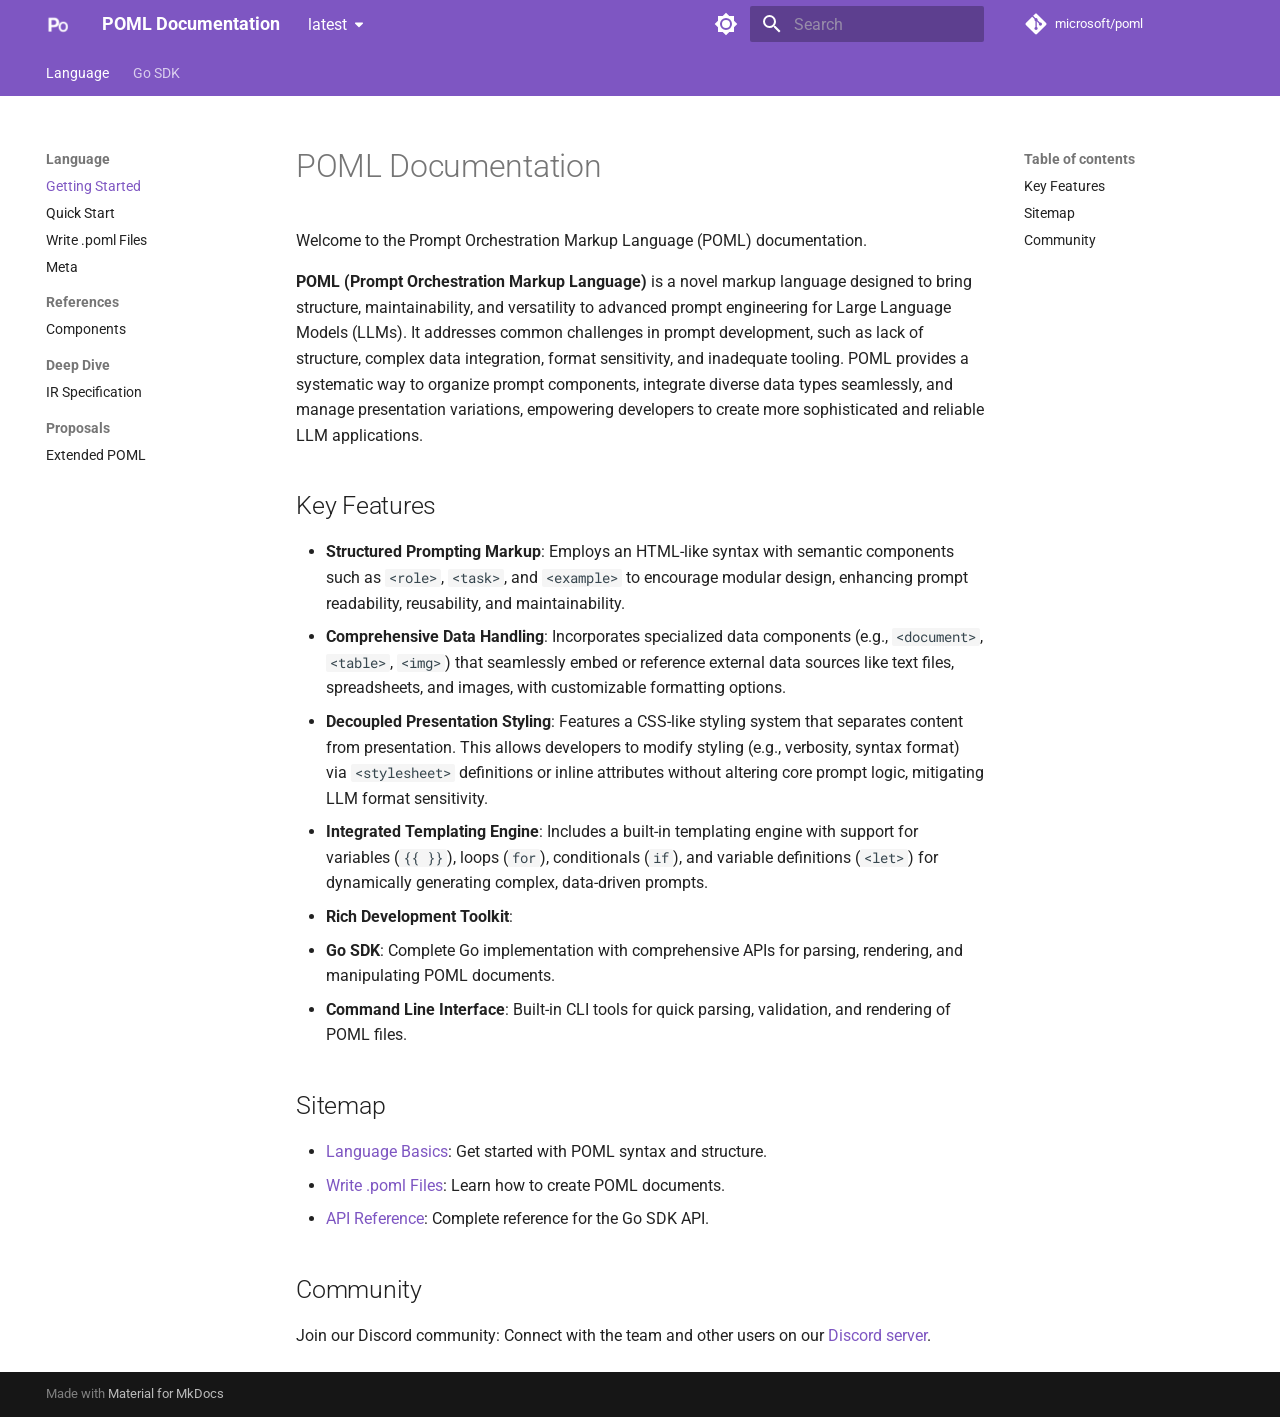
<file: index.html>
<!DOCTYPE html>
<html>
<head>
  <meta charset="utf-8">
  <title>Redirecting</title>
  <noscript>
    <meta http-equiv="refresh" content="1; url=latest/" />
  </noscript>
  <script>
    window.location.replace(
      "latest/" + window.location.search + window.location.hash
    );
  </script>
</head>
<body>
  Redirecting to <a href="latest/">latest/</a>...
</body>
</html>
</file>
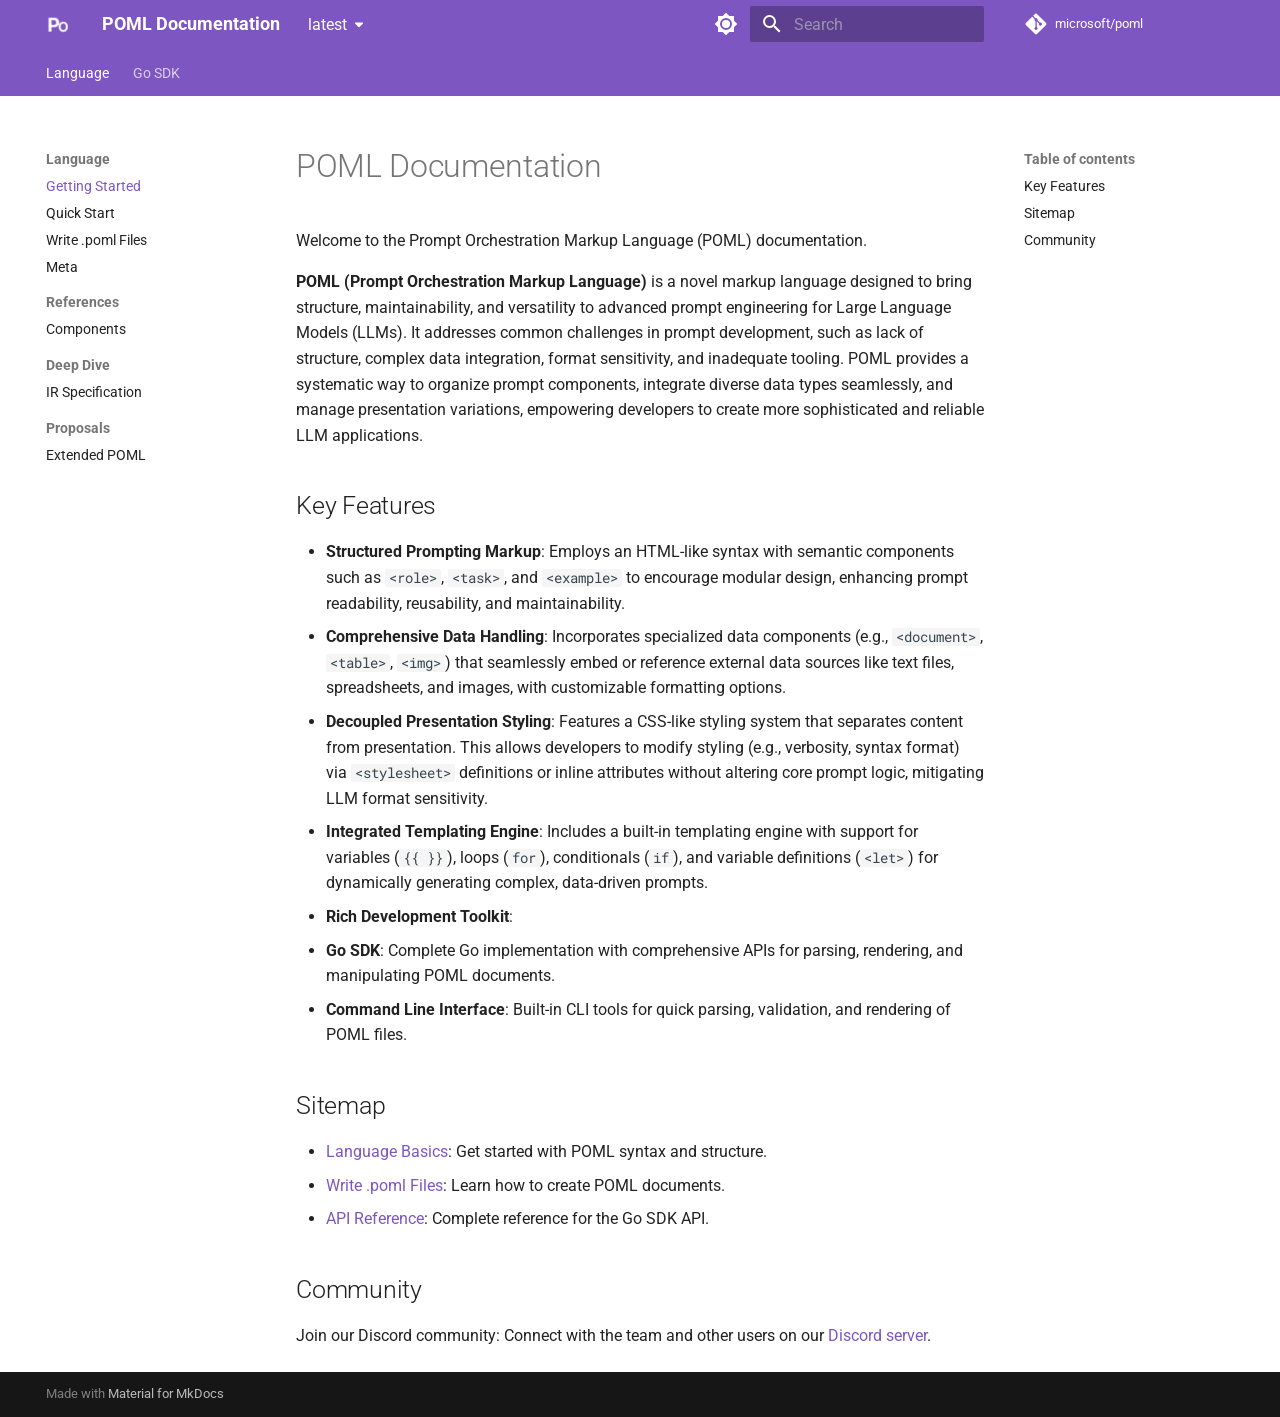
<file: latest/index.html>
<!doctype html>
<html lang="en" class="no-js">
  <head>
    
      <meta charset="utf-8">
      <meta name="viewport" content="width=device-width,initial-scale=1">
      
      
      
        <link rel="canonical" href="https://microsoft.github.io/poml/latest/">
      
      
      
        <link rel="next" href="language/quickstart/">
      
      
      <link rel="icon" href="media/logo-16-purple.png">
      <meta name="generator" content="mkdocs-1.6.1, mkdocs-material-9.6.20">
    
    
      
        <title>Getting Started - POML Documentation</title>
      
    
    
      <link rel="stylesheet" href="assets/stylesheets/main.e53b48f4.min.css">
      
        
        <link rel="stylesheet" href="assets/stylesheets/palette.06af60db.min.css">
      
      


    
    
      
    
    
      
        
        
        <link rel="preconnect" href="https://fonts.gstatic.com" crossorigin>
        <link rel="stylesheet" href="https://fonts.googleapis.com/css?family=Roboto:300,300i,400,400i,700,700i%7CRoboto+Mono:400,400i,700,700i&display=fallback">
        <style>:root{--md-text-font:"Roboto";--md-code-font:"Roboto Mono"}</style>
      
    
    
    <script>__md_scope=new URL(".",location),__md_hash=e=>[...e].reduce(((e,_)=>(e<<5)-e+_.charCodeAt(0)),0),__md_get=(e,_=localStorage,t=__md_scope)=>JSON.parse(_.getItem(t.pathname+"."+e)),__md_set=(e,_,t=localStorage,a=__md_scope)=>{try{t.setItem(a.pathname+"."+e,JSON.stringify(_))}catch(e){}}</script>
    
      

    
    
    
  </head>
  
  
    
    
      
    
    
    
    
    <body dir="ltr" data-md-color-scheme="default" data-md-color-primary="deep-purple" data-md-color-accent="deep-purple">
  
    
    <input class="md-toggle" data-md-toggle="drawer" type="checkbox" id="__drawer" autocomplete="off">
    <input class="md-toggle" data-md-toggle="search" type="checkbox" id="__search" autocomplete="off">
    <label class="md-overlay" for="__drawer"></label>
    <div data-md-component="skip">
      
        
        <a href="#poml-documentation" class="md-skip">
          Skip to content
        </a>
      
    </div>
    <div data-md-component="announce">
      
    </div>
    
      <div data-md-color-scheme="default" data-md-component="outdated" hidden>
        
      </div>
    
    
      

<header class="md-header" data-md-component="header">
  <nav class="md-header__inner md-grid" aria-label="Header">
    <a href="." title="POML Documentation" class="md-header__button md-logo" aria-label="POML Documentation" data-md-component="logo">
      
  <img src="media/logo-64-white.png" alt="logo">

    </a>
    <label class="md-header__button md-icon" for="__drawer">
      
      <svg xmlns="http://www.w3.org/2000/svg" viewBox="0 0 24 24"><path d="M3 6h18v2H3zm0 5h18v2H3zm0 5h18v2H3z"/></svg>
    </label>
    <div class="md-header__title" data-md-component="header-title">
      <div class="md-header__ellipsis">
        <div class="md-header__topic">
          <span class="md-ellipsis">
            POML Documentation
          </span>
        </div>
        <div class="md-header__topic" data-md-component="header-topic">
          <span class="md-ellipsis">
            
              Getting Started
            
          </span>
        </div>
      </div>
    </div>
    
      
        <form class="md-header__option" data-md-component="palette">
  
    
    
    
    <input class="md-option" data-md-color-media="" data-md-color-scheme="default" data-md-color-primary="deep-purple" data-md-color-accent="deep-purple"  aria-label="Switch to dark mode"  type="radio" name="__palette" id="__palette_0">
    
      <label class="md-header__button md-icon" title="Switch to dark mode" for="__palette_1" hidden>
        <svg xmlns="http://www.w3.org/2000/svg" viewBox="0 0 24 24"><path d="M12 8a4 4 0 0 0-4 4 4 4 0 0 0 4 4 4 4 0 0 0 4-4 4 4 0 0 0-4-4m0 10a6 6 0 0 1-6-6 6 6 0 0 1 6-6 6 6 0 0 1 6 6 6 6 0 0 1-6 6m8-9.31V4h-4.69L12 .69 8.69 4H4v4.69L.69 12 4 15.31V20h4.69L12 23.31 15.31 20H20v-4.69L23.31 12z"/></svg>
      </label>
    
  
    
    
    
    <input class="md-option" data-md-color-media="" data-md-color-scheme="slate" data-md-color-primary="deep-purple" data-md-color-accent="deep-purple"  aria-label="Switch to light mode"  type="radio" name="__palette" id="__palette_1">
    
      <label class="md-header__button md-icon" title="Switch to light mode" for="__palette_0" hidden>
        <svg xmlns="http://www.w3.org/2000/svg" viewBox="0 0 24 24"><path d="M12 18c-.89 0-1.74-.2-2.5-.55C11.56 16.5 13 14.42 13 12s-1.44-4.5-3.5-5.45C10.26 6.2 11.11 6 12 6a6 6 0 0 1 6 6 6 6 0 0 1-6 6m8-9.31V4h-4.69L12 .69 8.69 4H4v4.69L.69 12 4 15.31V20h4.69L12 23.31 15.31 20H20v-4.69L23.31 12z"/></svg>
      </label>
    
  
</form>
      
    
    
      <script>var palette=__md_get("__palette");if(palette&&palette.color){if("(prefers-color-scheme)"===palette.color.media){var media=matchMedia("(prefers-color-scheme: light)"),input=document.querySelector(media.matches?"[data-md-color-media='(prefers-color-scheme: light)']":"[data-md-color-media='(prefers-color-scheme: dark)']");palette.color.media=input.getAttribute("data-md-color-media"),palette.color.scheme=input.getAttribute("data-md-color-scheme"),palette.color.primary=input.getAttribute("data-md-color-primary"),palette.color.accent=input.getAttribute("data-md-color-accent")}for(var[key,value]of Object.entries(palette.color))document.body.setAttribute("data-md-color-"+key,value)}</script>
    
    
    
      
      
        <label class="md-header__button md-icon" for="__search">
          
          <svg xmlns="http://www.w3.org/2000/svg" viewBox="0 0 24 24"><path d="M9.5 3A6.5 6.5 0 0 1 16 9.5c0 1.61-.59 3.09-1.56 4.23l.27.27h.79l5 5-1.5 1.5-5-5v-.79l-.27-.27A6.52 6.52 0 0 1 9.5 16 6.5 6.5 0 0 1 3 9.5 6.5 6.5 0 0 1 9.5 3m0 2C7 5 5 7 5 9.5S7 14 9.5 14 14 12 14 9.5 12 5 9.5 5"/></svg>
        </label>
        <div class="md-search" data-md-component="search" role="dialog">
  <label class="md-search__overlay" for="__search"></label>
  <div class="md-search__inner" role="search">
    <form class="md-search__form" name="search">
      <input type="text" class="md-search__input" name="query" aria-label="Search" placeholder="Search" autocapitalize="off" autocorrect="off" autocomplete="off" spellcheck="false" data-md-component="search-query" required>
      <label class="md-search__icon md-icon" for="__search">
        
        <svg xmlns="http://www.w3.org/2000/svg" viewBox="0 0 24 24"><path d="M9.5 3A6.5 6.5 0 0 1 16 9.5c0 1.61-.59 3.09-1.56 4.23l.27.27h.79l5 5-1.5 1.5-5-5v-.79l-.27-.27A6.52 6.52 0 0 1 9.5 16 6.5 6.5 0 0 1 3 9.5 6.5 6.5 0 0 1 9.5 3m0 2C7 5 5 7 5 9.5S7 14 9.5 14 14 12 14 9.5 12 5 9.5 5"/></svg>
        
        <svg xmlns="http://www.w3.org/2000/svg" viewBox="0 0 24 24"><path d="M20 11v2H8l5.5 5.5-1.42 1.42L4.16 12l7.92-7.92L13.5 5.5 8 11z"/></svg>
      </label>
      <nav class="md-search__options" aria-label="Search">
        
        <button type="reset" class="md-search__icon md-icon" title="Clear" aria-label="Clear" tabindex="-1">
          
          <svg xmlns="http://www.w3.org/2000/svg" viewBox="0 0 24 24"><path d="M19 6.41 17.59 5 12 10.59 6.41 5 5 6.41 10.59 12 5 17.59 6.41 19 12 13.41 17.59 19 19 17.59 13.41 12z"/></svg>
        </button>
      </nav>
      
        <div class="md-search__suggest" data-md-component="search-suggest"></div>
      
    </form>
    <div class="md-search__output">
      <div class="md-search__scrollwrap" tabindex="0" data-md-scrollfix>
        <div class="md-search-result" data-md-component="search-result">
          <div class="md-search-result__meta">
            Initializing search
          </div>
          <ol class="md-search-result__list" role="presentation"></ol>
        </div>
      </div>
    </div>
  </div>
</div>
      
    
    
      <div class="md-header__source">
        <a href="https://github.com/microsoft/poml" title="Go to repository" class="md-source" data-md-component="source">
  <div class="md-source__icon md-icon">
    
    <svg xmlns="http://www.w3.org/2000/svg" viewBox="0 0 448 512"><!--! Font Awesome Free 7.0.0 by @fontawesome - https://fontawesome.com License - https://fontawesome.com/license/free (Icons: CC BY 4.0, Fonts: SIL OFL 1.1, Code: MIT License) Copyright 2025 Fonticons, Inc.--><path d="M439.6 236.1 244 40.5c-5.4-5.5-12.8-8.5-20.4-8.5s-15 3-20.4 8.4L162.5 81l51.5 51.5c27.1-9.1 52.7 16.8 43.4 43.7l49.7 49.7c34.2-11.8 61.2 31 35.5 56.7-26.5 26.5-70.2-2.9-56-37.3L240.3 199v121.9c25.3 12.5 22.3 41.8 9.1 55-6.4 6.4-15.2 10.1-24.3 10.1s-17.8-3.6-24.3-10.1c-17.6-17.6-11.1-46.9 11.2-56v-123c-20.8-8.5-24.6-30.7-18.6-45L142.6 101 8.5 235.1C3 240.6 0 247.9 0 255.5s3 15 8.5 20.4l195.6 195.7c5.4 5.4 12.7 8.4 20.4 8.4s15-3 20.4-8.4l194.7-194.7c5.4-5.4 8.4-12.8 8.4-20.4s-3-15-8.4-20.4"/></svg>
  </div>
  <div class="md-source__repository">
    microsoft/poml
  </div>
</a>
      </div>
    
  </nav>
  
</header>
    
    <div class="md-container" data-md-component="container">
      
      
        
          
            
<nav class="md-tabs" aria-label="Tabs" data-md-component="tabs">
  <div class="md-grid">
    <ul class="md-tabs__list">
      
        
  
  
  
    
  
  
    
    
      <li class="md-tabs__item md-tabs__item--active">
        <a href="." class="md-tabs__link">
          
  
  
  Language

        </a>
      </li>
    
  

      
        
  
  
  
  
    
    
      <li class="md-tabs__item">
        <a href="api_reference/" class="md-tabs__link">
          
  
  
  Go SDK

        </a>
      </li>
    
  

      
    </ul>
  </div>
</nav>
          
        
      
      <main class="md-main" data-md-component="main">
        <div class="md-main__inner md-grid">
          
            
              
              <div class="md-sidebar md-sidebar--primary" data-md-component="sidebar" data-md-type="navigation" >
                <div class="md-sidebar__scrollwrap">
                  <div class="md-sidebar__inner">
                    


  


<nav class="md-nav md-nav--primary md-nav--lifted" aria-label="Navigation" data-md-level="0">
  <label class="md-nav__title" for="__drawer">
    <a href="." title="POML Documentation" class="md-nav__button md-logo" aria-label="POML Documentation" data-md-component="logo">
      
  <img src="media/logo-64-white.png" alt="logo">

    </a>
    POML Documentation
  </label>
  
    <div class="md-nav__source">
      <a href="https://github.com/microsoft/poml" title="Go to repository" class="md-source" data-md-component="source">
  <div class="md-source__icon md-icon">
    
    <svg xmlns="http://www.w3.org/2000/svg" viewBox="0 0 448 512"><!--! Font Awesome Free 7.0.0 by @fontawesome - https://fontawesome.com License - https://fontawesome.com/license/free (Icons: CC BY 4.0, Fonts: SIL OFL 1.1, Code: MIT License) Copyright 2025 Fonticons, Inc.--><path d="M439.6 236.1 244 40.5c-5.4-5.5-12.8-8.5-20.4-8.5s-15 3-20.4 8.4L162.5 81l51.5 51.5c27.1-9.1 52.7 16.8 43.4 43.7l49.7 49.7c34.2-11.8 61.2 31 35.5 56.7-26.5 26.5-70.2-2.9-56-37.3L240.3 199v121.9c25.3 12.5 22.3 41.8 9.1 55-6.4 6.4-15.2 10.1-24.3 10.1s-17.8-3.6-24.3-10.1c-17.6-17.6-11.1-46.9 11.2-56v-123c-20.8-8.5-24.6-30.7-18.6-45L142.6 101 8.5 235.1C3 240.6 0 247.9 0 255.5s3 15 8.5 20.4l195.6 195.7c5.4 5.4 12.7 8.4 20.4 8.4s15-3 20.4-8.4l194.7-194.7c5.4-5.4 8.4-12.8 8.4-20.4s-3-15-8.4-20.4"/></svg>
  </div>
  <div class="md-source__repository">
    microsoft/poml
  </div>
</a>
    </div>
  
  <ul class="md-nav__list" data-md-scrollfix>
    
      
      
  
  
    
  
  
  
    
    
    
    
      
        
        
      
      
        
      
    
    
    <li class="md-nav__item md-nav__item--active md-nav__item--section md-nav__item--nested">
      
        
        
        <input class="md-nav__toggle md-toggle " type="checkbox" id="__nav_1" checked>
        
          
          <label class="md-nav__link" for="__nav_1" id="__nav_1_label" tabindex="">
            
  
  
  <span class="md-ellipsis">
    Language
    
  </span>
  

            <span class="md-nav__icon md-icon"></span>
          </label>
        
        <nav class="md-nav" data-md-level="1" aria-labelledby="__nav_1_label" aria-expanded="true">
          <label class="md-nav__title" for="__nav_1">
            <span class="md-nav__icon md-icon"></span>
            Language
          </label>
          <ul class="md-nav__list" data-md-scrollfix>
            
              
                
  
  
    
  
  
  
    <li class="md-nav__item md-nav__item--active">
      
      <input class="md-nav__toggle md-toggle" type="checkbox" id="__toc">
      
      
        
      
      
        <label class="md-nav__link md-nav__link--active" for="__toc">
          
  
  
  <span class="md-ellipsis">
    Getting Started
    
  </span>
  

          <span class="md-nav__icon md-icon"></span>
        </label>
      
      <a href="." class="md-nav__link md-nav__link--active">
        
  
  
  <span class="md-ellipsis">
    Getting Started
    
  </span>
  

      </a>
      
        

<nav class="md-nav md-nav--secondary" aria-label="Table of contents">
  
  
  
    
  
  
    <label class="md-nav__title" for="__toc">
      <span class="md-nav__icon md-icon"></span>
      Table of contents
    </label>
    <ul class="md-nav__list" data-md-component="toc" data-md-scrollfix>
      
        <li class="md-nav__item">
  <a href="#key-features" class="md-nav__link">
    <span class="md-ellipsis">
      Key Features
    </span>
  </a>
  
</li>
      
        <li class="md-nav__item">
  <a href="#sitemap" class="md-nav__link">
    <span class="md-ellipsis">
      Sitemap
    </span>
  </a>
  
</li>
      
        <li class="md-nav__item">
  <a href="#community" class="md-nav__link">
    <span class="md-ellipsis">
      Community
    </span>
  </a>
  
</li>
      
    </ul>
  
</nav>
      
    </li>
  

              
            
              
                
  
  
  
  
    <li class="md-nav__item">
      <a href="language/quickstart/" class="md-nav__link">
        
  
  
  <span class="md-ellipsis">
    Quick Start
    
  </span>
  

      </a>
    </li>
  

              
            
              
                
  
  
  
  
    <li class="md-nav__item">
      <a href="language/standalone/" class="md-nav__link">
        
  
  
  <span class="md-ellipsis">
    Write .poml Files
    
  </span>
  

      </a>
    </li>
  

              
            
              
                
  
  
  
  
    <li class="md-nav__item">
      <a href="language/meta/" class="md-nav__link">
        
  
  
  <span class="md-ellipsis">
    Meta
    
  </span>
  

      </a>
    </li>
  

              
            
              
                
  
  
  
  
    
    
    
    
      
      
        
          
          
        
      
    
    
    <li class="md-nav__item md-nav__item--section md-nav__item--nested">
      
        
        
          
        
        <input class="md-nav__toggle md-toggle md-toggle--indeterminate" type="checkbox" id="__nav_1_5" >
        
          
          <label class="md-nav__link" for="__nav_1_5" id="__nav_1_5_label" tabindex="">
            
  
  
  <span class="md-ellipsis">
    References
    
  </span>
  

            <span class="md-nav__icon md-icon"></span>
          </label>
        
        <nav class="md-nav" data-md-level="2" aria-labelledby="__nav_1_5_label" aria-expanded="false">
          <label class="md-nav__title" for="__nav_1_5">
            <span class="md-nav__icon md-icon"></span>
            References
          </label>
          <ul class="md-nav__list" data-md-scrollfix>
            
              
                
  
  
  
  
    <li class="md-nav__item">
      <a href="language/components/" class="md-nav__link">
        
  
  
  <span class="md-ellipsis">
    Components
    
  </span>
  

      </a>
    </li>
  

              
            
          </ul>
        </nav>
      
    </li>
  

              
            
              
                
  
  
  
  
    
    
    
    
      
      
        
          
          
        
      
    
    
    <li class="md-nav__item md-nav__item--section md-nav__item--nested">
      
        
        
          
        
        <input class="md-nav__toggle md-toggle md-toggle--indeterminate" type="checkbox" id="__nav_1_6" >
        
          
          <label class="md-nav__link" for="__nav_1_6" id="__nav_1_6_label" tabindex="">
            
  
  
  <span class="md-ellipsis">
    Deep Dive
    
  </span>
  

            <span class="md-nav__icon md-icon"></span>
          </label>
        
        <nav class="md-nav" data-md-level="2" aria-labelledby="__nav_1_6_label" aria-expanded="false">
          <label class="md-nav__title" for="__nav_1_6">
            <span class="md-nav__icon md-icon"></span>
            Deep Dive
          </label>
          <ul class="md-nav__list" data-md-scrollfix>
            
              
                
  
  
  
  
    <li class="md-nav__item">
      <a href="language/ir/" class="md-nav__link">
        
  
  
  <span class="md-ellipsis">
    IR Specification
    
  </span>
  

      </a>
    </li>
  

              
            
          </ul>
        </nav>
      
    </li>
  

              
            
              
                
  
  
  
  
    
    
    
    
      
      
        
          
          
        
      
    
    
    <li class="md-nav__item md-nav__item--section md-nav__item--nested">
      
        
        
          
        
        <input class="md-nav__toggle md-toggle md-toggle--indeterminate" type="checkbox" id="__nav_1_7" >
        
          
          <label class="md-nav__link" for="__nav_1_7" id="__nav_1_7_label" tabindex="">
            
  
  
  <span class="md-ellipsis">
    Proposals
    
  </span>
  

            <span class="md-nav__icon md-icon"></span>
          </label>
        
        <nav class="md-nav" data-md-level="2" aria-labelledby="__nav_1_7_label" aria-expanded="false">
          <label class="md-nav__title" for="__nav_1_7">
            <span class="md-nav__icon md-icon"></span>
            Proposals
          </label>
          <ul class="md-nav__list" data-md-scrollfix>
            
              
                
  
  
  
  
    <li class="md-nav__item">
      <a href="language/proposals/poml_extended/" class="md-nav__link">
        
  
  
  <span class="md-ellipsis">
    Extended POML
    
  </span>
  

      </a>
    </li>
  

              
            
          </ul>
        </nav>
      
    </li>
  

              
            
          </ul>
        </nav>
      
    </li>
  

    
      
      
  
  
  
  
    
    
    
    
      
      
        
      
    
    
    <li class="md-nav__item md-nav__item--nested">
      
        
        
          
        
        <input class="md-nav__toggle md-toggle md-toggle--indeterminate" type="checkbox" id="__nav_2" >
        
          
          <label class="md-nav__link" for="__nav_2" id="__nav_2_label" tabindex="0">
            
  
  
  <span class="md-ellipsis">
    Go SDK
    
  </span>
  

            <span class="md-nav__icon md-icon"></span>
          </label>
        
        <nav class="md-nav" data-md-level="1" aria-labelledby="__nav_2_label" aria-expanded="false">
          <label class="md-nav__title" for="__nav_2">
            <span class="md-nav__icon md-icon"></span>
            Go SDK
          </label>
          <ul class="md-nav__list" data-md-scrollfix>
            
              
                
  
  
  
  
    <li class="md-nav__item">
      <a href="api_reference/" class="md-nav__link">
        
  
  
  <span class="md-ellipsis">
    API Reference
    
  </span>
  

      </a>
    </li>
  

              
            
          </ul>
        </nav>
      
    </li>
  

    
  </ul>
</nav>
                  </div>
                </div>
              </div>
            
            
              
              <div class="md-sidebar md-sidebar--secondary" data-md-component="sidebar" data-md-type="toc" >
                <div class="md-sidebar__scrollwrap">
                  <div class="md-sidebar__inner">
                    

<nav class="md-nav md-nav--secondary" aria-label="Table of contents">
  
  
  
    
  
  
    <label class="md-nav__title" for="__toc">
      <span class="md-nav__icon md-icon"></span>
      Table of contents
    </label>
    <ul class="md-nav__list" data-md-component="toc" data-md-scrollfix>
      
        <li class="md-nav__item">
  <a href="#key-features" class="md-nav__link">
    <span class="md-ellipsis">
      Key Features
    </span>
  </a>
  
</li>
      
        <li class="md-nav__item">
  <a href="#sitemap" class="md-nav__link">
    <span class="md-ellipsis">
      Sitemap
    </span>
  </a>
  
</li>
      
        <li class="md-nav__item">
  <a href="#community" class="md-nav__link">
    <span class="md-ellipsis">
      Community
    </span>
  </a>
  
</li>
      
    </ul>
  
</nav>
                  </div>
                </div>
              </div>
            
          
          
            <div class="md-content" data-md-component="content">
              <article class="md-content__inner md-typeset">
                
                  


  
  


<h1 id="poml-documentation">POML Documentation<a class="headerlink" href="#poml-documentation" title="Permanent link">&para;</a></h1>
<p>Welcome to the Prompt Orchestration Markup Language (POML) documentation.</p>
<p><strong>POML (Prompt Orchestration Markup Language)</strong> is a novel markup language designed to bring structure, maintainability, and versatility to advanced prompt engineering for Large Language Models (LLMs). It addresses common challenges in prompt development, such as lack of structure, complex data integration, format sensitivity, and inadequate tooling. POML provides a systematic way to organize prompt components, integrate diverse data types seamlessly, and manage presentation variations, empowering developers to create more sophisticated and reliable LLM applications.</p>
<h2 id="key-features">Key Features<a class="headerlink" href="#key-features" title="Permanent link">&para;</a></h2>
<ul>
<li><strong>Structured Prompting Markup</strong>: Employs an HTML-like syntax with semantic components such as <code>&lt;role&gt;</code>, <code>&lt;task&gt;</code>, and <code>&lt;example&gt;</code> to encourage modular design, enhancing prompt readability, reusability, and maintainability.</li>
<li><strong>Comprehensive Data Handling</strong>: Incorporates specialized data components (e.g., <code>&lt;document&gt;</code>, <code>&lt;table&gt;</code>, <code>&lt;img&gt;</code>) that seamlessly embed or reference external data sources like text files, spreadsheets, and images, with customizable formatting options.</li>
<li><strong>Decoupled Presentation Styling</strong>: Features a CSS-like styling system that separates content from presentation. This allows developers to modify styling (e.g., verbosity, syntax format) via <code>&lt;stylesheet&gt;</code> definitions or inline attributes without altering core prompt logic, mitigating LLM format sensitivity.</li>
<li><strong>Integrated Templating Engine</strong>: Includes a built-in templating engine with support for variables (<code>{{ }}</code>), loops (<code>for</code>), conditionals (<code>if</code>), and variable definitions (<code>&lt;let&gt;</code>) for dynamically generating complex, data-driven prompts.</li>
<li><strong>Rich Development Toolkit</strong>:</li>
<li><strong>Go SDK</strong>: Complete Go implementation with comprehensive APIs for parsing, rendering, and manipulating POML documents.</li>
<li><strong>Command Line Interface</strong>: Built-in CLI tools for quick parsing, validation, and rendering of POML files.</li>
</ul>
<h2 id="sitemap">Sitemap<a class="headerlink" href="#sitemap" title="Permanent link">&para;</a></h2>
<ul>
<li><a href="language/quickstart/">Language Basics</a>: Get started with POML syntax and structure.</li>
<li><a href="language/standalone/">Write .poml Files</a>: Learn how to create POML documents.</li>
<li><a href="api_reference/">API Reference</a>: Complete reference for the Go SDK API.</li>
</ul>
<h2 id="community">Community<a class="headerlink" href="#community" title="Permanent link">&para;</a></h2>
<p>Join our Discord community: Connect with the team and other users on our <a href="https://discord.gg/FhMCqWzAn6">Discord server</a>.</p>












                
              </article>
            </div>
          
          
<script>var target=document.getElementById(location.hash.slice(1));target&&target.name&&(target.checked=target.name.startsWith("__tabbed_"))</script>
        </div>
        
          <button type="button" class="md-top md-icon" data-md-component="top" hidden>
  
  <svg xmlns="http://www.w3.org/2000/svg" viewBox="0 0 24 24"><path d="M13 20h-2V8l-5.5 5.5-1.42-1.42L12 4.16l7.92 7.92-1.42 1.42L13 8z"/></svg>
  Back to top
</button>
        
      </main>
      
        <footer class="md-footer">
  
  <div class="md-footer-meta md-typeset">
    <div class="md-footer-meta__inner md-grid">
      <div class="md-copyright">
  
  
    Made with
    <a href="https://squidfunk.github.io/mkdocs-material/" target="_blank" rel="noopener">
      Material for MkDocs
    </a>
  
</div>
      
    </div>
  </div>
</footer>
      
    </div>
    <div class="md-dialog" data-md-component="dialog">
      <div class="md-dialog__inner md-typeset"></div>
    </div>
    
    
    
      
      <script id="__config" type="application/json">{"base": ".", "features": ["navigation.tabs", "navigation.sections", "navigation.expand", "navigation.top", "search.suggest", "search.highlight", "content.code.copy"], "search": "assets/javascripts/workers/search.973d3a69.min.js", "tags": null, "translations": {"clipboard.copied": "Copied to clipboard", "clipboard.copy": "Copy to clipboard", "search.result.more.one": "1 more on this page", "search.result.more.other": "# more on this page", "search.result.none": "No matching documents", "search.result.one": "1 matching document", "search.result.other": "# matching documents", "search.result.placeholder": "Type to start searching", "search.result.term.missing": "Missing", "select.version": "Select version"}, "version": {"default": "latest", "provider": "mike"}}</script>
    
    
      <script src="assets/javascripts/bundle.f55a23d4.min.js"></script>
      
    
  </body>
</html>
</file>
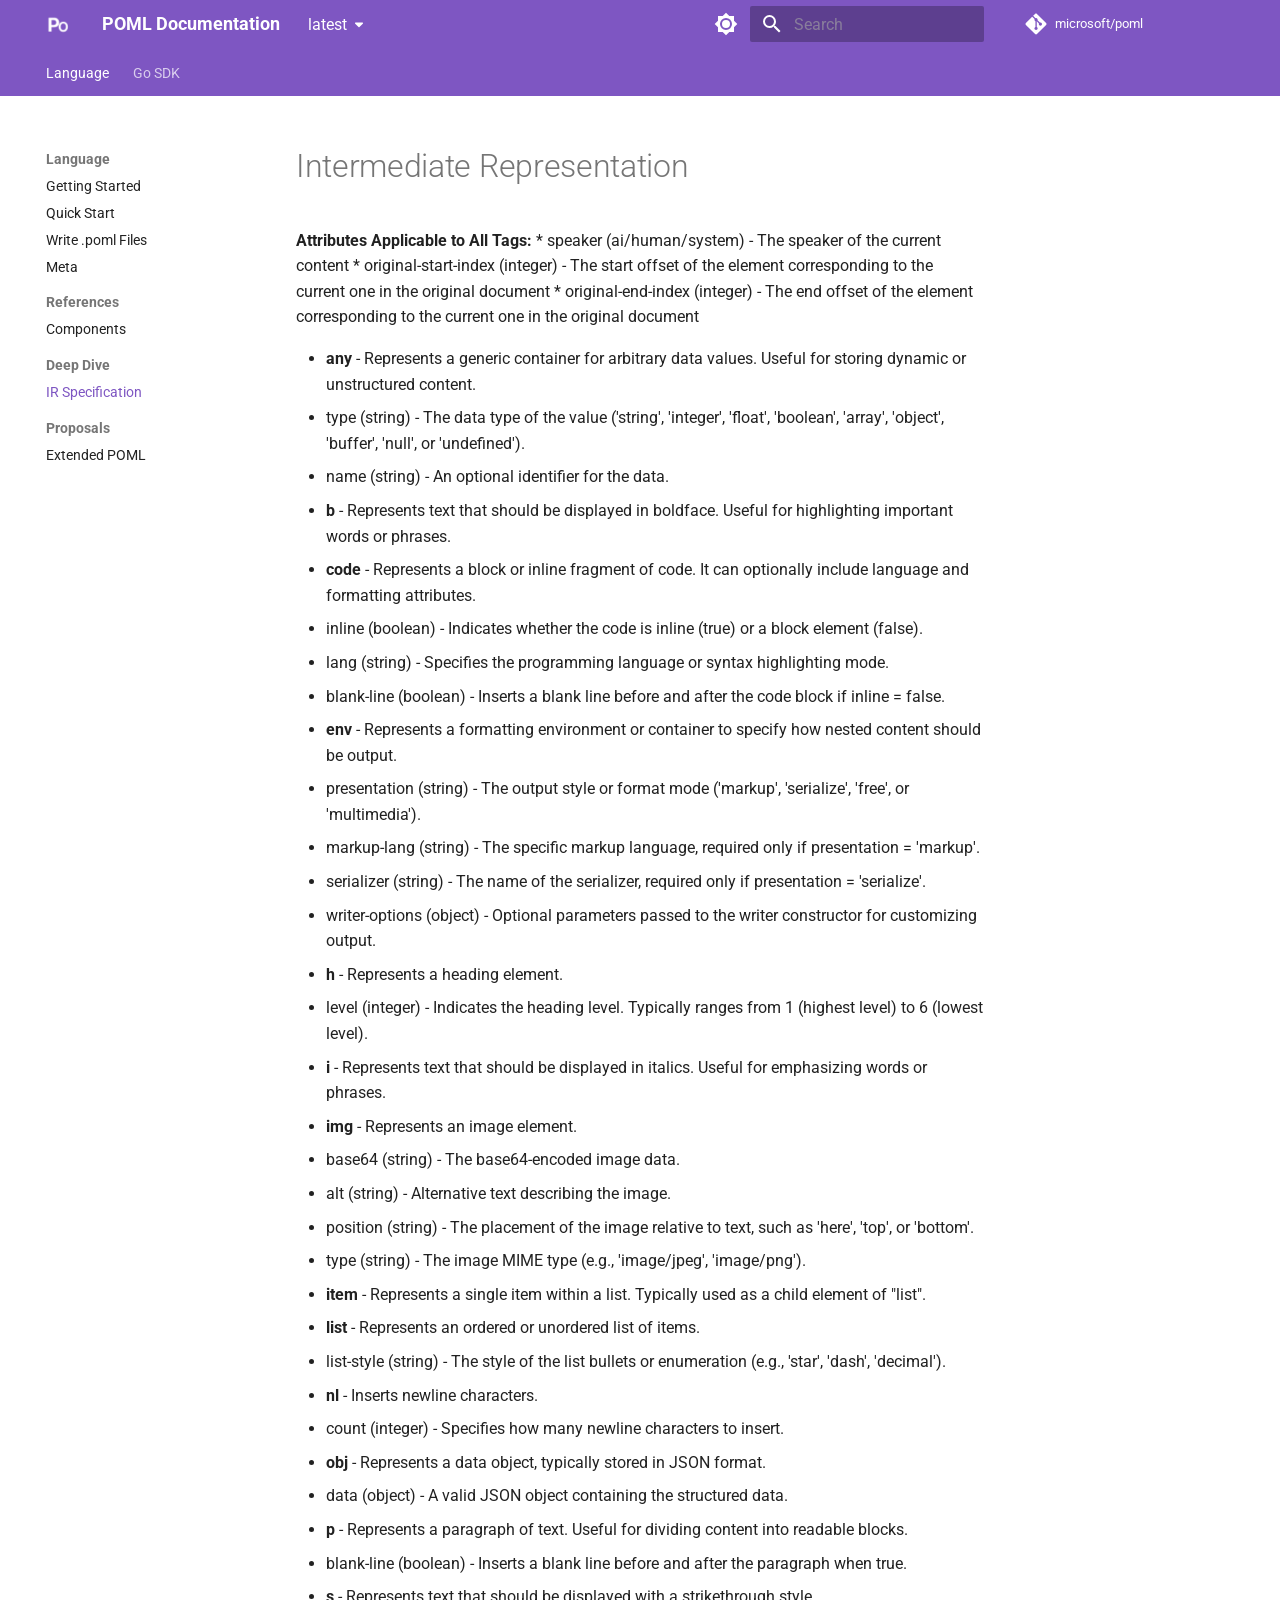
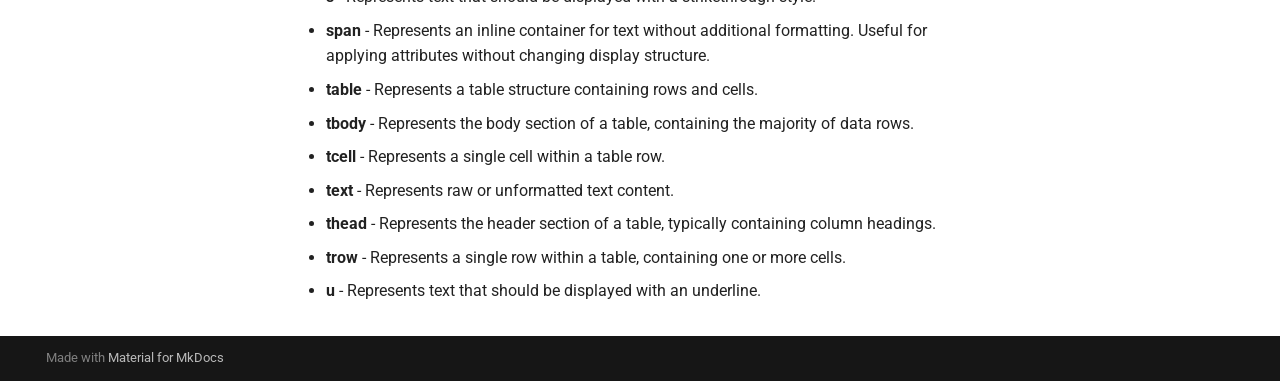
<file: latest/language/ir/index.html>
<!doctype html>
<html lang="en" class="no-js">
  <head>
    
      <meta charset="utf-8">
      <meta name="viewport" content="width=device-width,initial-scale=1">
      
      
      
        <link rel="canonical" href="https://microsoft.github.io/poml/latest/language/ir/">
      
      
        <link rel="prev" href="../components/">
      
      
        <link rel="next" href="../proposals/poml_extended/">
      
      
      <link rel="icon" href="../../media/logo-16-purple.png">
      <meta name="generator" content="mkdocs-1.6.1, mkdocs-material-9.6.20">
    
    
      
        <title>IR Specification - POML Documentation</title>
      
    
    
      <link rel="stylesheet" href="../../assets/stylesheets/main.e53b48f4.min.css">
      
        
        <link rel="stylesheet" href="../../assets/stylesheets/palette.06af60db.min.css">
      
      


    
    
      
    
    
      
        
        
        <link rel="preconnect" href="https://fonts.gstatic.com" crossorigin>
        <link rel="stylesheet" href="https://fonts.googleapis.com/css?family=Roboto:300,300i,400,400i,700,700i%7CRoboto+Mono:400,400i,700,700i&display=fallback">
        <style>:root{--md-text-font:"Roboto";--md-code-font:"Roboto Mono"}</style>
      
    
    
    <script>__md_scope=new URL("../..",location),__md_hash=e=>[...e].reduce(((e,_)=>(e<<5)-e+_.charCodeAt(0)),0),__md_get=(e,_=localStorage,t=__md_scope)=>JSON.parse(_.getItem(t.pathname+"."+e)),__md_set=(e,_,t=localStorage,a=__md_scope)=>{try{t.setItem(a.pathname+"."+e,JSON.stringify(_))}catch(e){}}</script>
    
      

    
    
    
  </head>
  
  
    
    
      
    
    
    
    
    <body dir="ltr" data-md-color-scheme="default" data-md-color-primary="deep-purple" data-md-color-accent="deep-purple">
  
    
    <input class="md-toggle" data-md-toggle="drawer" type="checkbox" id="__drawer" autocomplete="off">
    <input class="md-toggle" data-md-toggle="search" type="checkbox" id="__search" autocomplete="off">
    <label class="md-overlay" for="__drawer"></label>
    <div data-md-component="skip">
      
        
        <a href="#intermediate-representation" class="md-skip">
          Skip to content
        </a>
      
    </div>
    <div data-md-component="announce">
      
    </div>
    
      <div data-md-color-scheme="default" data-md-component="outdated" hidden>
        
      </div>
    
    
      

<header class="md-header" data-md-component="header">
  <nav class="md-header__inner md-grid" aria-label="Header">
    <a href="../.." title="POML Documentation" class="md-header__button md-logo" aria-label="POML Documentation" data-md-component="logo">
      
  <img src="../../media/logo-64-white.png" alt="logo">

    </a>
    <label class="md-header__button md-icon" for="__drawer">
      
      <svg xmlns="http://www.w3.org/2000/svg" viewBox="0 0 24 24"><path d="M3 6h18v2H3zm0 5h18v2H3zm0 5h18v2H3z"/></svg>
    </label>
    <div class="md-header__title" data-md-component="header-title">
      <div class="md-header__ellipsis">
        <div class="md-header__topic">
          <span class="md-ellipsis">
            POML Documentation
          </span>
        </div>
        <div class="md-header__topic" data-md-component="header-topic">
          <span class="md-ellipsis">
            
              IR Specification
            
          </span>
        </div>
      </div>
    </div>
    
      
        <form class="md-header__option" data-md-component="palette">
  
    
    
    
    <input class="md-option" data-md-color-media="" data-md-color-scheme="default" data-md-color-primary="deep-purple" data-md-color-accent="deep-purple"  aria-label="Switch to dark mode"  type="radio" name="__palette" id="__palette_0">
    
      <label class="md-header__button md-icon" title="Switch to dark mode" for="__palette_1" hidden>
        <svg xmlns="http://www.w3.org/2000/svg" viewBox="0 0 24 24"><path d="M12 8a4 4 0 0 0-4 4 4 4 0 0 0 4 4 4 4 0 0 0 4-4 4 4 0 0 0-4-4m0 10a6 6 0 0 1-6-6 6 6 0 0 1 6-6 6 6 0 0 1 6 6 6 6 0 0 1-6 6m8-9.31V4h-4.69L12 .69 8.69 4H4v4.69L.69 12 4 15.31V20h4.69L12 23.31 15.31 20H20v-4.69L23.31 12z"/></svg>
      </label>
    
  
    
    
    
    <input class="md-option" data-md-color-media="" data-md-color-scheme="slate" data-md-color-primary="deep-purple" data-md-color-accent="deep-purple"  aria-label="Switch to light mode"  type="radio" name="__palette" id="__palette_1">
    
      <label class="md-header__button md-icon" title="Switch to light mode" for="__palette_0" hidden>
        <svg xmlns="http://www.w3.org/2000/svg" viewBox="0 0 24 24"><path d="M12 18c-.89 0-1.74-.2-2.5-.55C11.56 16.5 13 14.42 13 12s-1.44-4.5-3.5-5.45C10.26 6.2 11.11 6 12 6a6 6 0 0 1 6 6 6 6 0 0 1-6 6m8-9.31V4h-4.69L12 .69 8.69 4H4v4.69L.69 12 4 15.31V20h4.69L12 23.31 15.31 20H20v-4.69L23.31 12z"/></svg>
      </label>
    
  
</form>
      
    
    
      <script>var palette=__md_get("__palette");if(palette&&palette.color){if("(prefers-color-scheme)"===palette.color.media){var media=matchMedia("(prefers-color-scheme: light)"),input=document.querySelector(media.matches?"[data-md-color-media='(prefers-color-scheme: light)']":"[data-md-color-media='(prefers-color-scheme: dark)']");palette.color.media=input.getAttribute("data-md-color-media"),palette.color.scheme=input.getAttribute("data-md-color-scheme"),palette.color.primary=input.getAttribute("data-md-color-primary"),palette.color.accent=input.getAttribute("data-md-color-accent")}for(var[key,value]of Object.entries(palette.color))document.body.setAttribute("data-md-color-"+key,value)}</script>
    
    
    
      
      
        <label class="md-header__button md-icon" for="__search">
          
          <svg xmlns="http://www.w3.org/2000/svg" viewBox="0 0 24 24"><path d="M9.5 3A6.5 6.5 0 0 1 16 9.5c0 1.61-.59 3.09-1.56 4.23l.27.27h.79l5 5-1.5 1.5-5-5v-.79l-.27-.27A6.52 6.52 0 0 1 9.5 16 6.5 6.5 0 0 1 3 9.5 6.5 6.5 0 0 1 9.5 3m0 2C7 5 5 7 5 9.5S7 14 9.5 14 14 12 14 9.5 12 5 9.5 5"/></svg>
        </label>
        <div class="md-search" data-md-component="search" role="dialog">
  <label class="md-search__overlay" for="__search"></label>
  <div class="md-search__inner" role="search">
    <form class="md-search__form" name="search">
      <input type="text" class="md-search__input" name="query" aria-label="Search" placeholder="Search" autocapitalize="off" autocorrect="off" autocomplete="off" spellcheck="false" data-md-component="search-query" required>
      <label class="md-search__icon md-icon" for="__search">
        
        <svg xmlns="http://www.w3.org/2000/svg" viewBox="0 0 24 24"><path d="M9.5 3A6.5 6.5 0 0 1 16 9.5c0 1.61-.59 3.09-1.56 4.23l.27.27h.79l5 5-1.5 1.5-5-5v-.79l-.27-.27A6.52 6.52 0 0 1 9.5 16 6.5 6.5 0 0 1 3 9.5 6.5 6.5 0 0 1 9.5 3m0 2C7 5 5 7 5 9.5S7 14 9.5 14 14 12 14 9.5 12 5 9.5 5"/></svg>
        
        <svg xmlns="http://www.w3.org/2000/svg" viewBox="0 0 24 24"><path d="M20 11v2H8l5.5 5.5-1.42 1.42L4.16 12l7.92-7.92L13.5 5.5 8 11z"/></svg>
      </label>
      <nav class="md-search__options" aria-label="Search">
        
        <button type="reset" class="md-search__icon md-icon" title="Clear" aria-label="Clear" tabindex="-1">
          
          <svg xmlns="http://www.w3.org/2000/svg" viewBox="0 0 24 24"><path d="M19 6.41 17.59 5 12 10.59 6.41 5 5 6.41 10.59 12 5 17.59 6.41 19 12 13.41 17.59 19 19 17.59 13.41 12z"/></svg>
        </button>
      </nav>
      
        <div class="md-search__suggest" data-md-component="search-suggest"></div>
      
    </form>
    <div class="md-search__output">
      <div class="md-search__scrollwrap" tabindex="0" data-md-scrollfix>
        <div class="md-search-result" data-md-component="search-result">
          <div class="md-search-result__meta">
            Initializing search
          </div>
          <ol class="md-search-result__list" role="presentation"></ol>
        </div>
      </div>
    </div>
  </div>
</div>
      
    
    
      <div class="md-header__source">
        <a href="https://github.com/microsoft/poml" title="Go to repository" class="md-source" data-md-component="source">
  <div class="md-source__icon md-icon">
    
    <svg xmlns="http://www.w3.org/2000/svg" viewBox="0 0 448 512"><!--! Font Awesome Free 7.0.0 by @fontawesome - https://fontawesome.com License - https://fontawesome.com/license/free (Icons: CC BY 4.0, Fonts: SIL OFL 1.1, Code: MIT License) Copyright 2025 Fonticons, Inc.--><path d="M439.6 236.1 244 40.5c-5.4-5.5-12.8-8.5-20.4-8.5s-15 3-20.4 8.4L162.5 81l51.5 51.5c27.1-9.1 52.7 16.8 43.4 43.7l49.7 49.7c34.2-11.8 61.2 31 35.5 56.7-26.5 26.5-70.2-2.9-56-37.3L240.3 199v121.9c25.3 12.5 22.3 41.8 9.1 55-6.4 6.4-15.2 10.1-24.3 10.1s-17.8-3.6-24.3-10.1c-17.6-17.6-11.1-46.9 11.2-56v-123c-20.8-8.5-24.6-30.7-18.6-45L142.6 101 8.5 235.1C3 240.6 0 247.9 0 255.5s3 15 8.5 20.4l195.6 195.7c5.4 5.4 12.7 8.4 20.4 8.4s15-3 20.4-8.4l194.7-194.7c5.4-5.4 8.4-12.8 8.4-20.4s-3-15-8.4-20.4"/></svg>
  </div>
  <div class="md-source__repository">
    microsoft/poml
  </div>
</a>
      </div>
    
  </nav>
  
</header>
    
    <div class="md-container" data-md-component="container">
      
      
        
          
            
<nav class="md-tabs" aria-label="Tabs" data-md-component="tabs">
  <div class="md-grid">
    <ul class="md-tabs__list">
      
        
  
  
  
    
  
  
    
    
      <li class="md-tabs__item md-tabs__item--active">
        <a href="../.." class="md-tabs__link">
          
  
  
  Language

        </a>
      </li>
    
  

      
        
  
  
  
  
    
    
      <li class="md-tabs__item">
        <a href="../../api_reference/" class="md-tabs__link">
          
  
  
  Go SDK

        </a>
      </li>
    
  

      
    </ul>
  </div>
</nav>
          
        
      
      <main class="md-main" data-md-component="main">
        <div class="md-main__inner md-grid">
          
            
              
              <div class="md-sidebar md-sidebar--primary" data-md-component="sidebar" data-md-type="navigation" >
                <div class="md-sidebar__scrollwrap">
                  <div class="md-sidebar__inner">
                    


  


<nav class="md-nav md-nav--primary md-nav--lifted" aria-label="Navigation" data-md-level="0">
  <label class="md-nav__title" for="__drawer">
    <a href="../.." title="POML Documentation" class="md-nav__button md-logo" aria-label="POML Documentation" data-md-component="logo">
      
  <img src="../../media/logo-64-white.png" alt="logo">

    </a>
    POML Documentation
  </label>
  
    <div class="md-nav__source">
      <a href="https://github.com/microsoft/poml" title="Go to repository" class="md-source" data-md-component="source">
  <div class="md-source__icon md-icon">
    
    <svg xmlns="http://www.w3.org/2000/svg" viewBox="0 0 448 512"><!--! Font Awesome Free 7.0.0 by @fontawesome - https://fontawesome.com License - https://fontawesome.com/license/free (Icons: CC BY 4.0, Fonts: SIL OFL 1.1, Code: MIT License) Copyright 2025 Fonticons, Inc.--><path d="M439.6 236.1 244 40.5c-5.4-5.5-12.8-8.5-20.4-8.5s-15 3-20.4 8.4L162.5 81l51.5 51.5c27.1-9.1 52.7 16.8 43.4 43.7l49.7 49.7c34.2-11.8 61.2 31 35.5 56.7-26.5 26.5-70.2-2.9-56-37.3L240.3 199v121.9c25.3 12.5 22.3 41.8 9.1 55-6.4 6.4-15.2 10.1-24.3 10.1s-17.8-3.6-24.3-10.1c-17.6-17.6-11.1-46.9 11.2-56v-123c-20.8-8.5-24.6-30.7-18.6-45L142.6 101 8.5 235.1C3 240.6 0 247.9 0 255.5s3 15 8.5 20.4l195.6 195.7c5.4 5.4 12.7 8.4 20.4 8.4s15-3 20.4-8.4l194.7-194.7c5.4-5.4 8.4-12.8 8.4-20.4s-3-15-8.4-20.4"/></svg>
  </div>
  <div class="md-source__repository">
    microsoft/poml
  </div>
</a>
    </div>
  
  <ul class="md-nav__list" data-md-scrollfix>
    
      
      
  
  
    
  
  
  
    
    
    
    
      
        
        
      
      
        
      
    
    
    <li class="md-nav__item md-nav__item--active md-nav__item--section md-nav__item--nested">
      
        
        
        <input class="md-nav__toggle md-toggle " type="checkbox" id="__nav_1" checked>
        
          
          <label class="md-nav__link" for="__nav_1" id="__nav_1_label" tabindex="">
            
  
  
  <span class="md-ellipsis">
    Language
    
  </span>
  

            <span class="md-nav__icon md-icon"></span>
          </label>
        
        <nav class="md-nav" data-md-level="1" aria-labelledby="__nav_1_label" aria-expanded="true">
          <label class="md-nav__title" for="__nav_1">
            <span class="md-nav__icon md-icon"></span>
            Language
          </label>
          <ul class="md-nav__list" data-md-scrollfix>
            
              
                
  
  
  
  
    <li class="md-nav__item">
      <a href="../.." class="md-nav__link">
        
  
  
  <span class="md-ellipsis">
    Getting Started
    
  </span>
  

      </a>
    </li>
  

              
            
              
                
  
  
  
  
    <li class="md-nav__item">
      <a href="../quickstart/" class="md-nav__link">
        
  
  
  <span class="md-ellipsis">
    Quick Start
    
  </span>
  

      </a>
    </li>
  

              
            
              
                
  
  
  
  
    <li class="md-nav__item">
      <a href="../standalone/" class="md-nav__link">
        
  
  
  <span class="md-ellipsis">
    Write .poml Files
    
  </span>
  

      </a>
    </li>
  

              
            
              
                
  
  
  
  
    <li class="md-nav__item">
      <a href="../meta/" class="md-nav__link">
        
  
  
  <span class="md-ellipsis">
    Meta
    
  </span>
  

      </a>
    </li>
  

              
            
              
                
  
  
  
  
    
    
    
    
      
      
        
          
          
        
      
    
    
    <li class="md-nav__item md-nav__item--section md-nav__item--nested">
      
        
        
          
        
        <input class="md-nav__toggle md-toggle md-toggle--indeterminate" type="checkbox" id="__nav_1_5" >
        
          
          <label class="md-nav__link" for="__nav_1_5" id="__nav_1_5_label" tabindex="">
            
  
  
  <span class="md-ellipsis">
    References
    
  </span>
  

            <span class="md-nav__icon md-icon"></span>
          </label>
        
        <nav class="md-nav" data-md-level="2" aria-labelledby="__nav_1_5_label" aria-expanded="false">
          <label class="md-nav__title" for="__nav_1_5">
            <span class="md-nav__icon md-icon"></span>
            References
          </label>
          <ul class="md-nav__list" data-md-scrollfix>
            
              
                
  
  
  
  
    <li class="md-nav__item">
      <a href="../components/" class="md-nav__link">
        
  
  
  <span class="md-ellipsis">
    Components
    
  </span>
  

      </a>
    </li>
  

              
            
          </ul>
        </nav>
      
    </li>
  

              
            
              
                
  
  
    
  
  
  
    
    
    
    
      
      
        
          
          
        
      
    
    
    <li class="md-nav__item md-nav__item--active md-nav__item--section md-nav__item--nested">
      
        
        
        <input class="md-nav__toggle md-toggle " type="checkbox" id="__nav_1_6" checked>
        
          
          <label class="md-nav__link" for="__nav_1_6" id="__nav_1_6_label" tabindex="">
            
  
  
  <span class="md-ellipsis">
    Deep Dive
    
  </span>
  

            <span class="md-nav__icon md-icon"></span>
          </label>
        
        <nav class="md-nav" data-md-level="2" aria-labelledby="__nav_1_6_label" aria-expanded="true">
          <label class="md-nav__title" for="__nav_1_6">
            <span class="md-nav__icon md-icon"></span>
            Deep Dive
          </label>
          <ul class="md-nav__list" data-md-scrollfix>
            
              
                
  
  
    
  
  
  
    <li class="md-nav__item md-nav__item--active">
      
      <input class="md-nav__toggle md-toggle" type="checkbox" id="__toc">
      
      
        
      
      
      <a href="./" class="md-nav__link md-nav__link--active">
        
  
  
  <span class="md-ellipsis">
    IR Specification
    
  </span>
  

      </a>
      
    </li>
  

              
            
          </ul>
        </nav>
      
    </li>
  

              
            
              
                
  
  
  
  
    
    
    
    
      
      
        
          
          
        
      
    
    
    <li class="md-nav__item md-nav__item--section md-nav__item--nested">
      
        
        
          
        
        <input class="md-nav__toggle md-toggle md-toggle--indeterminate" type="checkbox" id="__nav_1_7" >
        
          
          <label class="md-nav__link" for="__nav_1_7" id="__nav_1_7_label" tabindex="">
            
  
  
  <span class="md-ellipsis">
    Proposals
    
  </span>
  

            <span class="md-nav__icon md-icon"></span>
          </label>
        
        <nav class="md-nav" data-md-level="2" aria-labelledby="__nav_1_7_label" aria-expanded="false">
          <label class="md-nav__title" for="__nav_1_7">
            <span class="md-nav__icon md-icon"></span>
            Proposals
          </label>
          <ul class="md-nav__list" data-md-scrollfix>
            
              
                
  
  
  
  
    <li class="md-nav__item">
      <a href="../proposals/poml_extended/" class="md-nav__link">
        
  
  
  <span class="md-ellipsis">
    Extended POML
    
  </span>
  

      </a>
    </li>
  

              
            
          </ul>
        </nav>
      
    </li>
  

              
            
          </ul>
        </nav>
      
    </li>
  

    
      
      
  
  
  
  
    
    
    
    
      
      
        
      
    
    
    <li class="md-nav__item md-nav__item--nested">
      
        
        
          
        
        <input class="md-nav__toggle md-toggle md-toggle--indeterminate" type="checkbox" id="__nav_2" >
        
          
          <label class="md-nav__link" for="__nav_2" id="__nav_2_label" tabindex="0">
            
  
  
  <span class="md-ellipsis">
    Go SDK
    
  </span>
  

            <span class="md-nav__icon md-icon"></span>
          </label>
        
        <nav class="md-nav" data-md-level="1" aria-labelledby="__nav_2_label" aria-expanded="false">
          <label class="md-nav__title" for="__nav_2">
            <span class="md-nav__icon md-icon"></span>
            Go SDK
          </label>
          <ul class="md-nav__list" data-md-scrollfix>
            
              
                
  
  
  
  
    <li class="md-nav__item">
      <a href="../../api_reference/" class="md-nav__link">
        
  
  
  <span class="md-ellipsis">
    API Reference
    
  </span>
  

      </a>
    </li>
  

              
            
          </ul>
        </nav>
      
    </li>
  

    
  </ul>
</nav>
                  </div>
                </div>
              </div>
            
            
              
              <div class="md-sidebar md-sidebar--secondary" data-md-component="sidebar" data-md-type="toc" >
                <div class="md-sidebar__scrollwrap">
                  <div class="md-sidebar__inner">
                    

<nav class="md-nav md-nav--secondary" aria-label="Table of contents">
  
  
  
    
  
  
</nav>
                  </div>
                </div>
              </div>
            
          
          
            <div class="md-content" data-md-component="content">
              <article class="md-content__inner md-typeset">
                
                  


  
  


<h1 id="intermediate-representation">Intermediate Representation<a class="headerlink" href="#intermediate-representation" title="Permanent link">&para;</a></h1>
<p><strong>Attributes Applicable to All Tags:</strong>
* speaker (ai/human/system) - The speaker of the current content
* original-start-index (integer) - The start offset of the element corresponding to the current one in the original document
* original-end-index (integer) - The end offset of the element corresponding to the current one in the original document</p>
<ul>
<li><strong>any</strong> - Represents a generic container for arbitrary data values. Useful for storing dynamic or unstructured content.</li>
<li>type (string) - The data type of the value ('string', 'integer', 'float', 'boolean', 'array', 'object', 'buffer', 'null', or 'undefined').</li>
<li>
<p>name (string) - An optional identifier for the data.</p>
</li>
<li>
<p><strong>b</strong> - Represents text that should be displayed in boldface. Useful for highlighting important words or phrases.</p>
</li>
<li>
<p><strong>code</strong> - Represents a block or inline fragment of code. It can optionally include language and formatting attributes.</p>
</li>
<li>inline (boolean) - Indicates whether the code is inline (true) or a block element (false).</li>
<li>lang (string) - Specifies the programming language or syntax highlighting mode.</li>
<li>
<p>blank-line (boolean) - Inserts a blank line before and after the code block if inline = false.</p>
</li>
<li>
<p><strong>env</strong> - Represents a formatting environment or container to specify how nested content should be output.</p>
</li>
<li>presentation (string) - The output style or format mode ('markup', 'serialize', 'free', or 'multimedia').</li>
<li>markup-lang (string) - The specific markup language, required only if presentation = 'markup'.</li>
<li>serializer (string) - The name of the serializer, required only if presentation = 'serialize'.</li>
<li>
<p>writer-options (object) - Optional parameters passed to the writer constructor for customizing output.</p>
</li>
<li>
<p><strong>h</strong> - Represents a heading element.</p>
</li>
<li>
<p>level (integer) - Indicates the heading level. Typically ranges from 1 (highest level) to 6 (lowest level).</p>
</li>
<li>
<p><strong>i</strong> - Represents text that should be displayed in italics. Useful for emphasizing words or phrases.</p>
</li>
<li>
<p><strong>img</strong> - Represents an image element.</p>
</li>
<li>base64 (string) - The base64-encoded image data.</li>
<li>alt (string) - Alternative text describing the image.</li>
<li>position (string) - The placement of the image relative to text, such as 'here', 'top', or 'bottom'.</li>
<li>
<p>type (string) - The image MIME type (e.g., 'image/jpeg', 'image/png').</p>
</li>
<li>
<p><strong>item</strong> - Represents a single item within a list. Typically used as a child element of "list".</p>
</li>
<li>
<p><strong>list</strong> - Represents an ordered or unordered list of items.</p>
</li>
<li>
<p>list-style (string) - The style of the list bullets or enumeration (e.g., 'star', 'dash', 'decimal').</p>
</li>
<li>
<p><strong>nl</strong> - Inserts newline characters.</p>
</li>
<li>
<p>count (integer) - Specifies how many newline characters to insert.</p>
</li>
<li>
<p><strong>obj</strong> - Represents a data object, typically stored in JSON format.</p>
</li>
<li>
<p>data (object) - A valid JSON object containing the structured data.</p>
</li>
<li>
<p><strong>p</strong> - Represents a paragraph of text. Useful for dividing content into readable blocks.</p>
</li>
<li>
<p>blank-line (boolean) - Inserts a blank line before and after the paragraph when true.</p>
</li>
<li>
<p><strong>s</strong> - Represents text that should be displayed with a strikethrough style.</p>
</li>
<li>
<p><strong>span</strong> - Represents an inline container for text without additional formatting. Useful for applying attributes without changing display structure.</p>
</li>
<li>
<p><strong>table</strong> - Represents a table structure containing rows and cells.</p>
</li>
<li>
<p><strong>tbody</strong> - Represents the body section of a table, containing the majority of data rows.</p>
</li>
<li>
<p><strong>tcell</strong> - Represents a single cell within a table row.</p>
</li>
<li>
<p><strong>text</strong> - Represents raw or unformatted text content.</p>
</li>
<li>
<p><strong>thead</strong> - Represents the header section of a table, typically containing column headings.</p>
</li>
<li>
<p><strong>trow</strong> - Represents a single row within a table, containing one or more cells.</p>
</li>
<li>
<p><strong>u</strong> - Represents text that should be displayed with an underline.</p>
</li>
</ul>












                
              </article>
            </div>
          
          
<script>var target=document.getElementById(location.hash.slice(1));target&&target.name&&(target.checked=target.name.startsWith("__tabbed_"))</script>
        </div>
        
          <button type="button" class="md-top md-icon" data-md-component="top" hidden>
  
  <svg xmlns="http://www.w3.org/2000/svg" viewBox="0 0 24 24"><path d="M13 20h-2V8l-5.5 5.5-1.42-1.42L12 4.16l7.92 7.92-1.42 1.42L13 8z"/></svg>
  Back to top
</button>
        
      </main>
      
        <footer class="md-footer">
  
  <div class="md-footer-meta md-typeset">
    <div class="md-footer-meta__inner md-grid">
      <div class="md-copyright">
  
  
    Made with
    <a href="https://squidfunk.github.io/mkdocs-material/" target="_blank" rel="noopener">
      Material for MkDocs
    </a>
  
</div>
      
    </div>
  </div>
</footer>
      
    </div>
    <div class="md-dialog" data-md-component="dialog">
      <div class="md-dialog__inner md-typeset"></div>
    </div>
    
    
    
      
      <script id="__config" type="application/json">{"base": "../..", "features": ["navigation.tabs", "navigation.sections", "navigation.expand", "navigation.top", "search.suggest", "search.highlight", "content.code.copy"], "search": "../../assets/javascripts/workers/search.973d3a69.min.js", "tags": null, "translations": {"clipboard.copied": "Copied to clipboard", "clipboard.copy": "Copy to clipboard", "search.result.more.one": "1 more on this page", "search.result.more.other": "# more on this page", "search.result.none": "No matching documents", "search.result.one": "1 matching document", "search.result.other": "# matching documents", "search.result.placeholder": "Type to start searching", "search.result.term.missing": "Missing", "select.version": "Select version"}, "version": {"default": "latest", "provider": "mike"}}</script>
    
    
      <script src="../../assets/javascripts/bundle.f55a23d4.min.js"></script>
      
    
  </body>
</html>
</file>
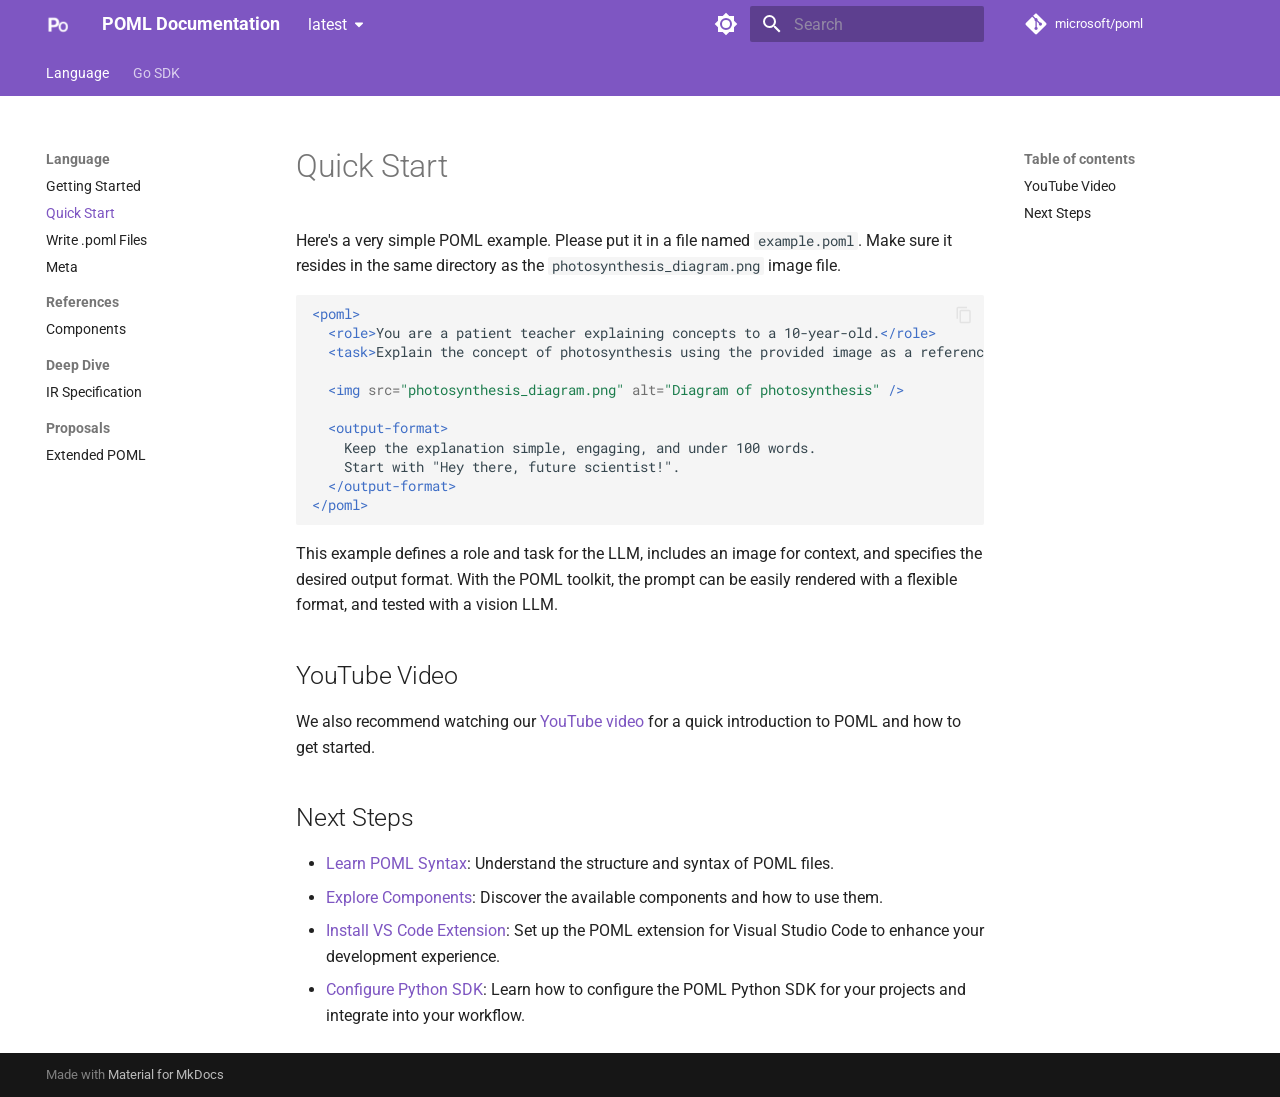
<file: latest/language/quickstart/index.html>
<!doctype html>
<html lang="en" class="no-js">
  <head>
    
      <meta charset="utf-8">
      <meta name="viewport" content="width=device-width,initial-scale=1">
      
      
      
        <link rel="canonical" href="https://microsoft.github.io/poml/latest/language/quickstart/">
      
      
        <link rel="prev" href="../..">
      
      
        <link rel="next" href="../standalone/">
      
      
      <link rel="icon" href="../../media/logo-16-purple.png">
      <meta name="generator" content="mkdocs-1.6.1, mkdocs-material-9.6.20">
    
    
      
        <title>Quick Start - POML Documentation</title>
      
    
    
      <link rel="stylesheet" href="../../assets/stylesheets/main.e53b48f4.min.css">
      
        
        <link rel="stylesheet" href="../../assets/stylesheets/palette.06af60db.min.css">
      
      


    
    
      
    
    
      
        
        
        <link rel="preconnect" href="https://fonts.gstatic.com" crossorigin>
        <link rel="stylesheet" href="https://fonts.googleapis.com/css?family=Roboto:300,300i,400,400i,700,700i%7CRoboto+Mono:400,400i,700,700i&display=fallback">
        <style>:root{--md-text-font:"Roboto";--md-code-font:"Roboto Mono"}</style>
      
    
    
    <script>__md_scope=new URL("../..",location),__md_hash=e=>[...e].reduce(((e,_)=>(e<<5)-e+_.charCodeAt(0)),0),__md_get=(e,_=localStorage,t=__md_scope)=>JSON.parse(_.getItem(t.pathname+"."+e)),__md_set=(e,_,t=localStorage,a=__md_scope)=>{try{t.setItem(a.pathname+"."+e,JSON.stringify(_))}catch(e){}}</script>
    
      

    
    
    
  </head>
  
  
    
    
      
    
    
    
    
    <body dir="ltr" data-md-color-scheme="default" data-md-color-primary="deep-purple" data-md-color-accent="deep-purple">
  
    
    <input class="md-toggle" data-md-toggle="drawer" type="checkbox" id="__drawer" autocomplete="off">
    <input class="md-toggle" data-md-toggle="search" type="checkbox" id="__search" autocomplete="off">
    <label class="md-overlay" for="__drawer"></label>
    <div data-md-component="skip">
      
        
        <a href="#quick-start" class="md-skip">
          Skip to content
        </a>
      
    </div>
    <div data-md-component="announce">
      
    </div>
    
      <div data-md-color-scheme="default" data-md-component="outdated" hidden>
        
      </div>
    
    
      

<header class="md-header" data-md-component="header">
  <nav class="md-header__inner md-grid" aria-label="Header">
    <a href="../.." title="POML Documentation" class="md-header__button md-logo" aria-label="POML Documentation" data-md-component="logo">
      
  <img src="../../media/logo-64-white.png" alt="logo">

    </a>
    <label class="md-header__button md-icon" for="__drawer">
      
      <svg xmlns="http://www.w3.org/2000/svg" viewBox="0 0 24 24"><path d="M3 6h18v2H3zm0 5h18v2H3zm0 5h18v2H3z"/></svg>
    </label>
    <div class="md-header__title" data-md-component="header-title">
      <div class="md-header__ellipsis">
        <div class="md-header__topic">
          <span class="md-ellipsis">
            POML Documentation
          </span>
        </div>
        <div class="md-header__topic" data-md-component="header-topic">
          <span class="md-ellipsis">
            
              Quick Start
            
          </span>
        </div>
      </div>
    </div>
    
      
        <form class="md-header__option" data-md-component="palette">
  
    
    
    
    <input class="md-option" data-md-color-media="" data-md-color-scheme="default" data-md-color-primary="deep-purple" data-md-color-accent="deep-purple"  aria-label="Switch to dark mode"  type="radio" name="__palette" id="__palette_0">
    
      <label class="md-header__button md-icon" title="Switch to dark mode" for="__palette_1" hidden>
        <svg xmlns="http://www.w3.org/2000/svg" viewBox="0 0 24 24"><path d="M12 8a4 4 0 0 0-4 4 4 4 0 0 0 4 4 4 4 0 0 0 4-4 4 4 0 0 0-4-4m0 10a6 6 0 0 1-6-6 6 6 0 0 1 6-6 6 6 0 0 1 6 6 6 6 0 0 1-6 6m8-9.31V4h-4.69L12 .69 8.69 4H4v4.69L.69 12 4 15.31V20h4.69L12 23.31 15.31 20H20v-4.69L23.31 12z"/></svg>
      </label>
    
  
    
    
    
    <input class="md-option" data-md-color-media="" data-md-color-scheme="slate" data-md-color-primary="deep-purple" data-md-color-accent="deep-purple"  aria-label="Switch to light mode"  type="radio" name="__palette" id="__palette_1">
    
      <label class="md-header__button md-icon" title="Switch to light mode" for="__palette_0" hidden>
        <svg xmlns="http://www.w3.org/2000/svg" viewBox="0 0 24 24"><path d="M12 18c-.89 0-1.74-.2-2.5-.55C11.56 16.5 13 14.42 13 12s-1.44-4.5-3.5-5.45C10.26 6.2 11.11 6 12 6a6 6 0 0 1 6 6 6 6 0 0 1-6 6m8-9.31V4h-4.69L12 .69 8.69 4H4v4.69L.69 12 4 15.31V20h4.69L12 23.31 15.31 20H20v-4.69L23.31 12z"/></svg>
      </label>
    
  
</form>
      
    
    
      <script>var palette=__md_get("__palette");if(palette&&palette.color){if("(prefers-color-scheme)"===palette.color.media){var media=matchMedia("(prefers-color-scheme: light)"),input=document.querySelector(media.matches?"[data-md-color-media='(prefers-color-scheme: light)']":"[data-md-color-media='(prefers-color-scheme: dark)']");palette.color.media=input.getAttribute("data-md-color-media"),palette.color.scheme=input.getAttribute("data-md-color-scheme"),palette.color.primary=input.getAttribute("data-md-color-primary"),palette.color.accent=input.getAttribute("data-md-color-accent")}for(var[key,value]of Object.entries(palette.color))document.body.setAttribute("data-md-color-"+key,value)}</script>
    
    
    
      
      
        <label class="md-header__button md-icon" for="__search">
          
          <svg xmlns="http://www.w3.org/2000/svg" viewBox="0 0 24 24"><path d="M9.5 3A6.5 6.5 0 0 1 16 9.5c0 1.61-.59 3.09-1.56 4.23l.27.27h.79l5 5-1.5 1.5-5-5v-.79l-.27-.27A6.52 6.52 0 0 1 9.5 16 6.5 6.5 0 0 1 3 9.5 6.5 6.5 0 0 1 9.5 3m0 2C7 5 5 7 5 9.5S7 14 9.5 14 14 12 14 9.5 12 5 9.5 5"/></svg>
        </label>
        <div class="md-search" data-md-component="search" role="dialog">
  <label class="md-search__overlay" for="__search"></label>
  <div class="md-search__inner" role="search">
    <form class="md-search__form" name="search">
      <input type="text" class="md-search__input" name="query" aria-label="Search" placeholder="Search" autocapitalize="off" autocorrect="off" autocomplete="off" spellcheck="false" data-md-component="search-query" required>
      <label class="md-search__icon md-icon" for="__search">
        
        <svg xmlns="http://www.w3.org/2000/svg" viewBox="0 0 24 24"><path d="M9.5 3A6.5 6.5 0 0 1 16 9.5c0 1.61-.59 3.09-1.56 4.23l.27.27h.79l5 5-1.5 1.5-5-5v-.79l-.27-.27A6.52 6.52 0 0 1 9.5 16 6.5 6.5 0 0 1 3 9.5 6.5 6.5 0 0 1 9.5 3m0 2C7 5 5 7 5 9.5S7 14 9.5 14 14 12 14 9.5 12 5 9.5 5"/></svg>
        
        <svg xmlns="http://www.w3.org/2000/svg" viewBox="0 0 24 24"><path d="M20 11v2H8l5.5 5.5-1.42 1.42L4.16 12l7.92-7.92L13.5 5.5 8 11z"/></svg>
      </label>
      <nav class="md-search__options" aria-label="Search">
        
        <button type="reset" class="md-search__icon md-icon" title="Clear" aria-label="Clear" tabindex="-1">
          
          <svg xmlns="http://www.w3.org/2000/svg" viewBox="0 0 24 24"><path d="M19 6.41 17.59 5 12 10.59 6.41 5 5 6.41 10.59 12 5 17.59 6.41 19 12 13.41 17.59 19 19 17.59 13.41 12z"/></svg>
        </button>
      </nav>
      
        <div class="md-search__suggest" data-md-component="search-suggest"></div>
      
    </form>
    <div class="md-search__output">
      <div class="md-search__scrollwrap" tabindex="0" data-md-scrollfix>
        <div class="md-search-result" data-md-component="search-result">
          <div class="md-search-result__meta">
            Initializing search
          </div>
          <ol class="md-search-result__list" role="presentation"></ol>
        </div>
      </div>
    </div>
  </div>
</div>
      
    
    
      <div class="md-header__source">
        <a href="https://github.com/microsoft/poml" title="Go to repository" class="md-source" data-md-component="source">
  <div class="md-source__icon md-icon">
    
    <svg xmlns="http://www.w3.org/2000/svg" viewBox="0 0 448 512"><!--! Font Awesome Free 7.0.0 by @fontawesome - https://fontawesome.com License - https://fontawesome.com/license/free (Icons: CC BY 4.0, Fonts: SIL OFL 1.1, Code: MIT License) Copyright 2025 Fonticons, Inc.--><path d="M439.6 236.1 244 40.5c-5.4-5.5-12.8-8.5-20.4-8.5s-15 3-20.4 8.4L162.5 81l51.5 51.5c27.1-9.1 52.7 16.8 43.4 43.7l49.7 49.7c34.2-11.8 61.2 31 35.5 56.7-26.5 26.5-70.2-2.9-56-37.3L240.3 199v121.9c25.3 12.5 22.3 41.8 9.1 55-6.4 6.4-15.2 10.1-24.3 10.1s-17.8-3.6-24.3-10.1c-17.6-17.6-11.1-46.9 11.2-56v-123c-20.8-8.5-24.6-30.7-18.6-45L142.6 101 8.5 235.1C3 240.6 0 247.9 0 255.5s3 15 8.5 20.4l195.6 195.7c5.4 5.4 12.7 8.4 20.4 8.4s15-3 20.4-8.4l194.7-194.7c5.4-5.4 8.4-12.8 8.4-20.4s-3-15-8.4-20.4"/></svg>
  </div>
  <div class="md-source__repository">
    microsoft/poml
  </div>
</a>
      </div>
    
  </nav>
  
</header>
    
    <div class="md-container" data-md-component="container">
      
      
        
          
            
<nav class="md-tabs" aria-label="Tabs" data-md-component="tabs">
  <div class="md-grid">
    <ul class="md-tabs__list">
      
        
  
  
  
    
  
  
    
    
      <li class="md-tabs__item md-tabs__item--active">
        <a href="../.." class="md-tabs__link">
          
  
  
  Language

        </a>
      </li>
    
  

      
        
  
  
  
  
    
    
      <li class="md-tabs__item">
        <a href="../../api_reference/" class="md-tabs__link">
          
  
  
  Go SDK

        </a>
      </li>
    
  

      
    </ul>
  </div>
</nav>
          
        
      
      <main class="md-main" data-md-component="main">
        <div class="md-main__inner md-grid">
          
            
              
              <div class="md-sidebar md-sidebar--primary" data-md-component="sidebar" data-md-type="navigation" >
                <div class="md-sidebar__scrollwrap">
                  <div class="md-sidebar__inner">
                    


  


<nav class="md-nav md-nav--primary md-nav--lifted" aria-label="Navigation" data-md-level="0">
  <label class="md-nav__title" for="__drawer">
    <a href="../.." title="POML Documentation" class="md-nav__button md-logo" aria-label="POML Documentation" data-md-component="logo">
      
  <img src="../../media/logo-64-white.png" alt="logo">

    </a>
    POML Documentation
  </label>
  
    <div class="md-nav__source">
      <a href="https://github.com/microsoft/poml" title="Go to repository" class="md-source" data-md-component="source">
  <div class="md-source__icon md-icon">
    
    <svg xmlns="http://www.w3.org/2000/svg" viewBox="0 0 448 512"><!--! Font Awesome Free 7.0.0 by @fontawesome - https://fontawesome.com License - https://fontawesome.com/license/free (Icons: CC BY 4.0, Fonts: SIL OFL 1.1, Code: MIT License) Copyright 2025 Fonticons, Inc.--><path d="M439.6 236.1 244 40.5c-5.4-5.5-12.8-8.5-20.4-8.5s-15 3-20.4 8.4L162.5 81l51.5 51.5c27.1-9.1 52.7 16.8 43.4 43.7l49.7 49.7c34.2-11.8 61.2 31 35.5 56.7-26.5 26.5-70.2-2.9-56-37.3L240.3 199v121.9c25.3 12.5 22.3 41.8 9.1 55-6.4 6.4-15.2 10.1-24.3 10.1s-17.8-3.6-24.3-10.1c-17.6-17.6-11.1-46.9 11.2-56v-123c-20.8-8.5-24.6-30.7-18.6-45L142.6 101 8.5 235.1C3 240.6 0 247.9 0 255.5s3 15 8.5 20.4l195.6 195.7c5.4 5.4 12.7 8.4 20.4 8.4s15-3 20.4-8.4l194.7-194.7c5.4-5.4 8.4-12.8 8.4-20.4s-3-15-8.4-20.4"/></svg>
  </div>
  <div class="md-source__repository">
    microsoft/poml
  </div>
</a>
    </div>
  
  <ul class="md-nav__list" data-md-scrollfix>
    
      
      
  
  
    
  
  
  
    
    
    
    
      
        
        
      
      
        
      
    
    
    <li class="md-nav__item md-nav__item--active md-nav__item--section md-nav__item--nested">
      
        
        
        <input class="md-nav__toggle md-toggle " type="checkbox" id="__nav_1" checked>
        
          
          <label class="md-nav__link" for="__nav_1" id="__nav_1_label" tabindex="">
            
  
  
  <span class="md-ellipsis">
    Language
    
  </span>
  

            <span class="md-nav__icon md-icon"></span>
          </label>
        
        <nav class="md-nav" data-md-level="1" aria-labelledby="__nav_1_label" aria-expanded="true">
          <label class="md-nav__title" for="__nav_1">
            <span class="md-nav__icon md-icon"></span>
            Language
          </label>
          <ul class="md-nav__list" data-md-scrollfix>
            
              
                
  
  
  
  
    <li class="md-nav__item">
      <a href="../.." class="md-nav__link">
        
  
  
  <span class="md-ellipsis">
    Getting Started
    
  </span>
  

      </a>
    </li>
  

              
            
              
                
  
  
    
  
  
  
    <li class="md-nav__item md-nav__item--active">
      
      <input class="md-nav__toggle md-toggle" type="checkbox" id="__toc">
      
      
        
      
      
        <label class="md-nav__link md-nav__link--active" for="__toc">
          
  
  
  <span class="md-ellipsis">
    Quick Start
    
  </span>
  

          <span class="md-nav__icon md-icon"></span>
        </label>
      
      <a href="./" class="md-nav__link md-nav__link--active">
        
  
  
  <span class="md-ellipsis">
    Quick Start
    
  </span>
  

      </a>
      
        

<nav class="md-nav md-nav--secondary" aria-label="Table of contents">
  
  
  
    
  
  
    <label class="md-nav__title" for="__toc">
      <span class="md-nav__icon md-icon"></span>
      Table of contents
    </label>
    <ul class="md-nav__list" data-md-component="toc" data-md-scrollfix>
      
        <li class="md-nav__item">
  <a href="#youtube-video" class="md-nav__link">
    <span class="md-ellipsis">
      YouTube Video
    </span>
  </a>
  
</li>
      
        <li class="md-nav__item">
  <a href="#next-steps" class="md-nav__link">
    <span class="md-ellipsis">
      Next Steps
    </span>
  </a>
  
</li>
      
    </ul>
  
</nav>
      
    </li>
  

              
            
              
                
  
  
  
  
    <li class="md-nav__item">
      <a href="../standalone/" class="md-nav__link">
        
  
  
  <span class="md-ellipsis">
    Write .poml Files
    
  </span>
  

      </a>
    </li>
  

              
            
              
                
  
  
  
  
    <li class="md-nav__item">
      <a href="../meta/" class="md-nav__link">
        
  
  
  <span class="md-ellipsis">
    Meta
    
  </span>
  

      </a>
    </li>
  

              
            
              
                
  
  
  
  
    
    
    
    
      
      
        
          
          
        
      
    
    
    <li class="md-nav__item md-nav__item--section md-nav__item--nested">
      
        
        
          
        
        <input class="md-nav__toggle md-toggle md-toggle--indeterminate" type="checkbox" id="__nav_1_5" >
        
          
          <label class="md-nav__link" for="__nav_1_5" id="__nav_1_5_label" tabindex="">
            
  
  
  <span class="md-ellipsis">
    References
    
  </span>
  

            <span class="md-nav__icon md-icon"></span>
          </label>
        
        <nav class="md-nav" data-md-level="2" aria-labelledby="__nav_1_5_label" aria-expanded="false">
          <label class="md-nav__title" for="__nav_1_5">
            <span class="md-nav__icon md-icon"></span>
            References
          </label>
          <ul class="md-nav__list" data-md-scrollfix>
            
              
                
  
  
  
  
    <li class="md-nav__item">
      <a href="../components/" class="md-nav__link">
        
  
  
  <span class="md-ellipsis">
    Components
    
  </span>
  

      </a>
    </li>
  

              
            
          </ul>
        </nav>
      
    </li>
  

              
            
              
                
  
  
  
  
    
    
    
    
      
      
        
          
          
        
      
    
    
    <li class="md-nav__item md-nav__item--section md-nav__item--nested">
      
        
        
          
        
        <input class="md-nav__toggle md-toggle md-toggle--indeterminate" type="checkbox" id="__nav_1_6" >
        
          
          <label class="md-nav__link" for="__nav_1_6" id="__nav_1_6_label" tabindex="">
            
  
  
  <span class="md-ellipsis">
    Deep Dive
    
  </span>
  

            <span class="md-nav__icon md-icon"></span>
          </label>
        
        <nav class="md-nav" data-md-level="2" aria-labelledby="__nav_1_6_label" aria-expanded="false">
          <label class="md-nav__title" for="__nav_1_6">
            <span class="md-nav__icon md-icon"></span>
            Deep Dive
          </label>
          <ul class="md-nav__list" data-md-scrollfix>
            
              
                
  
  
  
  
    <li class="md-nav__item">
      <a href="../ir/" class="md-nav__link">
        
  
  
  <span class="md-ellipsis">
    IR Specification
    
  </span>
  

      </a>
    </li>
  

              
            
          </ul>
        </nav>
      
    </li>
  

              
            
              
                
  
  
  
  
    
    
    
    
      
      
        
          
          
        
      
    
    
    <li class="md-nav__item md-nav__item--section md-nav__item--nested">
      
        
        
          
        
        <input class="md-nav__toggle md-toggle md-toggle--indeterminate" type="checkbox" id="__nav_1_7" >
        
          
          <label class="md-nav__link" for="__nav_1_7" id="__nav_1_7_label" tabindex="">
            
  
  
  <span class="md-ellipsis">
    Proposals
    
  </span>
  

            <span class="md-nav__icon md-icon"></span>
          </label>
        
        <nav class="md-nav" data-md-level="2" aria-labelledby="__nav_1_7_label" aria-expanded="false">
          <label class="md-nav__title" for="__nav_1_7">
            <span class="md-nav__icon md-icon"></span>
            Proposals
          </label>
          <ul class="md-nav__list" data-md-scrollfix>
            
              
                
  
  
  
  
    <li class="md-nav__item">
      <a href="../proposals/poml_extended/" class="md-nav__link">
        
  
  
  <span class="md-ellipsis">
    Extended POML
    
  </span>
  

      </a>
    </li>
  

              
            
          </ul>
        </nav>
      
    </li>
  

              
            
          </ul>
        </nav>
      
    </li>
  

    
      
      
  
  
  
  
    
    
    
    
      
      
        
      
    
    
    <li class="md-nav__item md-nav__item--nested">
      
        
        
          
        
        <input class="md-nav__toggle md-toggle md-toggle--indeterminate" type="checkbox" id="__nav_2" >
        
          
          <label class="md-nav__link" for="__nav_2" id="__nav_2_label" tabindex="0">
            
  
  
  <span class="md-ellipsis">
    Go SDK
    
  </span>
  

            <span class="md-nav__icon md-icon"></span>
          </label>
        
        <nav class="md-nav" data-md-level="1" aria-labelledby="__nav_2_label" aria-expanded="false">
          <label class="md-nav__title" for="__nav_2">
            <span class="md-nav__icon md-icon"></span>
            Go SDK
          </label>
          <ul class="md-nav__list" data-md-scrollfix>
            
              
                
  
  
  
  
    <li class="md-nav__item">
      <a href="../../api_reference/" class="md-nav__link">
        
  
  
  <span class="md-ellipsis">
    API Reference
    
  </span>
  

      </a>
    </li>
  

              
            
          </ul>
        </nav>
      
    </li>
  

    
  </ul>
</nav>
                  </div>
                </div>
              </div>
            
            
              
              <div class="md-sidebar md-sidebar--secondary" data-md-component="sidebar" data-md-type="toc" >
                <div class="md-sidebar__scrollwrap">
                  <div class="md-sidebar__inner">
                    

<nav class="md-nav md-nav--secondary" aria-label="Table of contents">
  
  
  
    
  
  
    <label class="md-nav__title" for="__toc">
      <span class="md-nav__icon md-icon"></span>
      Table of contents
    </label>
    <ul class="md-nav__list" data-md-component="toc" data-md-scrollfix>
      
        <li class="md-nav__item">
  <a href="#youtube-video" class="md-nav__link">
    <span class="md-ellipsis">
      YouTube Video
    </span>
  </a>
  
</li>
      
        <li class="md-nav__item">
  <a href="#next-steps" class="md-nav__link">
    <span class="md-ellipsis">
      Next Steps
    </span>
  </a>
  
</li>
      
    </ul>
  
</nav>
                  </div>
                </div>
              </div>
            
          
          
            <div class="md-content" data-md-component="content">
              <article class="md-content__inner md-typeset">
                
                  


  
  


<h1 id="quick-start">Quick Start<a class="headerlink" href="#quick-start" title="Permanent link">&para;</a></h1>
<p>Here's a very simple POML example. Please put it in a file named <code>example.poml</code>. Make sure it resides in the same directory as the <code>photosynthesis_diagram.png</code> image file.</p>
<div class="highlight"><pre><span></span><code><a id="__codelineno-0-1" name="__codelineno-0-1" href="#__codelineno-0-1"></a><span class="nt">&lt;poml&gt;</span>
<a id="__codelineno-0-2" name="__codelineno-0-2" href="#__codelineno-0-2"></a><span class="w">  </span><span class="nt">&lt;role&gt;</span>You<span class="w"> </span>are<span class="w"> </span>a<span class="w"> </span>patient<span class="w"> </span>teacher<span class="w"> </span>explaining<span class="w"> </span>concepts<span class="w"> </span>to<span class="w"> </span>a<span class="w"> </span>10-year-old.<span class="nt">&lt;/role&gt;</span>
<a id="__codelineno-0-3" name="__codelineno-0-3" href="#__codelineno-0-3"></a><span class="w">  </span><span class="nt">&lt;task&gt;</span>Explain<span class="w"> </span>the<span class="w"> </span>concept<span class="w"> </span>of<span class="w"> </span>photosynthesis<span class="w"> </span>using<span class="w"> </span>the<span class="w"> </span>provided<span class="w"> </span>image<span class="w"> </span>as<span class="w"> </span>a<span class="w"> </span>reference.<span class="nt">&lt;/task&gt;</span>
<a id="__codelineno-0-4" name="__codelineno-0-4" href="#__codelineno-0-4"></a>
<a id="__codelineno-0-5" name="__codelineno-0-5" href="#__codelineno-0-5"></a><span class="w">  </span><span class="nt">&lt;img</span><span class="w"> </span><span class="na">src=</span><span class="s">&quot;photosynthesis_diagram.png&quot;</span><span class="w"> </span><span class="na">alt=</span><span class="s">&quot;Diagram of photosynthesis&quot;</span><span class="w"> </span><span class="nt">/&gt;</span>
<a id="__codelineno-0-6" name="__codelineno-0-6" href="#__codelineno-0-6"></a>
<a id="__codelineno-0-7" name="__codelineno-0-7" href="#__codelineno-0-7"></a><span class="w">  </span><span class="nt">&lt;output-format&gt;</span>
<a id="__codelineno-0-8" name="__codelineno-0-8" href="#__codelineno-0-8"></a><span class="w">    </span>Keep<span class="w"> </span>the<span class="w"> </span>explanation<span class="w"> </span>simple,<span class="w"> </span>engaging,<span class="w"> </span>and<span class="w"> </span>under<span class="w"> </span>100<span class="w"> </span>words.
<a id="__codelineno-0-9" name="__codelineno-0-9" href="#__codelineno-0-9"></a><span class="w">    </span>Start<span class="w"> </span>with<span class="w"> </span>&quot;Hey<span class="w"> </span>there,<span class="w"> </span>future<span class="w"> </span>scientist!&quot;.
<a id="__codelineno-0-10" name="__codelineno-0-10" href="#__codelineno-0-10"></a><span class="w">  </span><span class="nt">&lt;/output-format&gt;</span>
<a id="__codelineno-0-11" name="__codelineno-0-11" href="#__codelineno-0-11"></a><span class="nt">&lt;/poml&gt;</span>
</code></pre></div>
<p>This example defines a role and task for the LLM, includes an image for context, and specifies the desired output format. With the POML toolkit, the prompt can be easily rendered with a flexible format, and tested with a vision LLM.</p>
<h2 id="youtube-video">YouTube Video<a class="headerlink" href="#youtube-video" title="Permanent link">&para;</a></h2>
<p>We also recommend watching our <a href="https://youtu.be/b9WDcFsKixo">YouTube video</a> for a quick introduction to POML and how to get started.</p>
<h2 id="next-steps">Next Steps<a class="headerlink" href="#next-steps" title="Permanent link">&para;</a></h2>
<ul>
<li><a href="../standalone/">Learn POML Syntax</a>: Understand the structure and syntax of POML files.</li>
<li><a href="../components/">Explore Components</a>: Discover the available components and how to use them.</li>
<li><a href="../vscode/index.md">Install VS Code Extension</a>: Set up the POML extension for Visual Studio Code to enhance your development experience.</li>
<li><a href="../python/index.md">Configure Python SDK</a>: Learn how to configure the POML Python SDK for your projects and integrate into your workflow.</li>
</ul>












                
              </article>
            </div>
          
          
<script>var target=document.getElementById(location.hash.slice(1));target&&target.name&&(target.checked=target.name.startsWith("__tabbed_"))</script>
        </div>
        
          <button type="button" class="md-top md-icon" data-md-component="top" hidden>
  
  <svg xmlns="http://www.w3.org/2000/svg" viewBox="0 0 24 24"><path d="M13 20h-2V8l-5.5 5.5-1.42-1.42L12 4.16l7.92 7.92-1.42 1.42L13 8z"/></svg>
  Back to top
</button>
        
      </main>
      
        <footer class="md-footer">
  
  <div class="md-footer-meta md-typeset">
    <div class="md-footer-meta__inner md-grid">
      <div class="md-copyright">
  
  
    Made with
    <a href="https://squidfunk.github.io/mkdocs-material/" target="_blank" rel="noopener">
      Material for MkDocs
    </a>
  
</div>
      
    </div>
  </div>
</footer>
      
    </div>
    <div class="md-dialog" data-md-component="dialog">
      <div class="md-dialog__inner md-typeset"></div>
    </div>
    
    
    
      
      <script id="__config" type="application/json">{"base": "../..", "features": ["navigation.tabs", "navigation.sections", "navigation.expand", "navigation.top", "search.suggest", "search.highlight", "content.code.copy"], "search": "../../assets/javascripts/workers/search.973d3a69.min.js", "tags": null, "translations": {"clipboard.copied": "Copied to clipboard", "clipboard.copy": "Copy to clipboard", "search.result.more.one": "1 more on this page", "search.result.more.other": "# more on this page", "search.result.none": "No matching documents", "search.result.one": "1 matching document", "search.result.other": "# matching documents", "search.result.placeholder": "Type to start searching", "search.result.term.missing": "Missing", "select.version": "Select version"}, "version": {"default": "latest", "provider": "mike"}}</script>
    
    
      <script src="../../assets/javascripts/bundle.f55a23d4.min.js"></script>
      
    
  </body>
</html>
</file>
<file: latest/assets/stylesheets/main.e53b48f4.min.css>
@charset "UTF-8";html{-webkit-text-size-adjust:none;-moz-text-size-adjust:none;text-size-adjust:none;box-sizing:border-box}*,:after,:before{box-sizing:inherit}@media (prefers-reduced-motion){*,:after,:before{transition:none!important}}body{margin:0}a,button,input,label{-webkit-tap-highlight-color:transparent}a{color:inherit;text-decoration:none}hr{border:0;box-sizing:initial;display:block;height:.05rem;overflow:visible;padding:0}small{font-size:80%}sub,sup{line-height:1em}img{border-style:none}table{border-collapse:initial;border-spacing:0}td,th{font-weight:400;vertical-align:top}button{background:#0000;border:0;font-family:inherit;font-size:inherit;margin:0;padding:0}input{border:0;outline:none}:root{--md-primary-fg-color:#4051b5;--md-primary-fg-color--light:#5d6cc0;--md-primary-fg-color--dark:#303fa1;--md-primary-bg-color:#fff;--md-primary-bg-color--light:#ffffffb3;--md-accent-fg-color:#526cfe;--md-accent-fg-color--transparent:#526cfe1a;--md-accent-bg-color:#fff;--md-accent-bg-color--light:#ffffffb3}[data-md-color-scheme=default]{color-scheme:light}[data-md-color-scheme=default] img[src$="#gh-dark-mode-only"],[data-md-color-scheme=default] img[src$="#only-dark"]{display:none}:root,[data-md-color-scheme=default]{--md-hue:225deg;--md-default-fg-color:#000000de;--md-default-fg-color--light:#0000008a;--md-default-fg-color--lighter:#00000052;--md-default-fg-color--lightest:#00000012;--md-default-bg-color:#fff;--md-default-bg-color--light:#ffffffb3;--md-default-bg-color--lighter:#ffffff4d;--md-default-bg-color--lightest:#ffffff1f;--md-code-fg-color:#36464e;--md-code-bg-color:#f5f5f5;--md-code-hl-color:#4287ff;--md-code-hl-color--light:#4287ff1a;--md-code-hl-number-color:#d52a2a;--md-code-hl-special-color:#db1457;--md-code-hl-function-color:#a846b9;--md-code-hl-constant-color:#6e59d9;--md-code-hl-keyword-color:#3f6ec6;--md-code-hl-string-color:#1c7d4d;--md-code-hl-name-color:var(--md-code-fg-color);--md-code-hl-operator-color:var(--md-default-fg-color--light);--md-code-hl-punctuation-color:var(--md-default-fg-color--light);--md-code-hl-comment-color:var(--md-default-fg-color--light);--md-code-hl-generic-color:var(--md-default-fg-color--light);--md-code-hl-variable-color:var(--md-default-fg-color--light);--md-typeset-color:var(--md-default-fg-color);--md-typeset-a-color:var(--md-primary-fg-color);--md-typeset-del-color:#f5503d26;--md-typeset-ins-color:#0bd57026;--md-typeset-kbd-color:#fafafa;--md-typeset-kbd-accent-color:#fff;--md-typeset-kbd-border-color:#b8b8b8;--md-typeset-mark-color:#ffff0080;--md-typeset-table-color:#0000001f;--md-typeset-table-color--light:rgba(0,0,0,.035);--md-admonition-fg-color:var(--md-default-fg-color);--md-admonition-bg-color:var(--md-default-bg-color);--md-warning-fg-color:#000000de;--md-warning-bg-color:#ff9;--md-footer-fg-color:#fff;--md-footer-fg-color--light:#ffffffb3;--md-footer-fg-color--lighter:#ffffff73;--md-footer-bg-color:#000000de;--md-footer-bg-color--dark:#00000052;--md-shadow-z1:0 0.2rem 0.5rem #0000000d,0 0 0.05rem #0000001a;--md-shadow-z2:0 0.2rem 0.5rem #0000001a,0 0 0.05rem #00000040;--md-shadow-z3:0 0.2rem 0.5rem #0003,0 0 0.05rem #00000059}.md-icon svg{fill:currentcolor;display:block;height:1.2rem;width:1.2rem}body{-webkit-font-smoothing:antialiased;-moz-osx-font-smoothing:grayscale;--md-text-font-family:var(--md-text-font,_),-apple-system,BlinkMacSystemFont,Helvetica,Arial,sans-serif;--md-code-font-family:var(--md-code-font,_),SFMono-Regular,Consolas,Menlo,monospace}aside,body,input{font-feature-settings:"kern","liga";color:var(--md-typeset-color);font-family:var(--md-text-font-family)}code,kbd,pre{font-feature-settings:"kern";font-family:var(--md-code-font-family)}:root{--md-typeset-table-sort-icon:url('data:image/svg+xml;charset=utf-8,<svg xmlns="http://www.w3.org/2000/svg" viewBox="0 0 24 24"><path d="m18 21-4-4h3V7h-3l4-4 4 4h-3v10h3M2 19v-2h10v2M2 13v-2h7v2M2 7V5h4v2z"/></svg>');--md-typeset-table-sort-icon--asc:url('data:image/svg+xml;charset=utf-8,<svg xmlns="http://www.w3.org/2000/svg" viewBox="0 0 24 24"><path d="M19 17h3l-4 4-4-4h3V3h2M2 17h10v2H2M6 5v2H2V5m0 6h7v2H2z"/></svg>');--md-typeset-table-sort-icon--desc:url('data:image/svg+xml;charset=utf-8,<svg xmlns="http://www.w3.org/2000/svg" viewBox="0 0 24 24"><path d="M19 7h3l-4-4-4 4h3v14h2M2 17h10v2H2M6 5v2H2V5m0 6h7v2H2z"/></svg>')}.md-typeset{-webkit-print-color-adjust:exact;color-adjust:exact;font-size:.8rem;line-height:1.6;overflow-wrap:break-word}@media print{.md-typeset{font-size:.68rem}}.md-typeset blockquote,.md-typeset dl,.md-typeset figure,.md-typeset ol,.md-typeset pre,.md-typeset ul{margin-bottom:1em;margin-top:1em}.md-typeset h1{color:var(--md-default-fg-color--light);font-size:2em;line-height:1.3;margin:0 0 1.25em}.md-typeset h1,.md-typeset h2{font-weight:300;letter-spacing:-.01em}.md-typeset h2{font-size:1.5625em;line-height:1.4;margin:1.6em 0 .64em}.md-typeset h3{font-size:1.25em;font-weight:400;letter-spacing:-.01em;line-height:1.5;margin:1.6em 0 .8em}.md-typeset h2+h3{margin-top:.8em}.md-typeset h4{font-weight:700;letter-spacing:-.01em;margin:1em 0}.md-typeset h5,.md-typeset h6{color:var(--md-default-fg-color--light);font-size:.8em;font-weight:700;letter-spacing:-.01em;margin:1.25em 0}.md-typeset h5{text-transform:uppercase}.md-typeset h5 code{text-transform:none}.md-typeset hr{border-bottom:.05rem solid var(--md-default-fg-color--lightest);display:flow-root;margin:1.5em 0}.md-typeset a{color:var(--md-typeset-a-color);word-break:break-word}.md-typeset a,.md-typeset a:before{transition:color 125ms}.md-typeset a:focus,.md-typeset a:hover{color:var(--md-accent-fg-color)}.md-typeset a:focus code,.md-typeset a:hover code{background-color:var(--md-accent-fg-color--transparent)}.md-typeset a code{color:currentcolor;transition:background-color 125ms}.md-typeset a.focus-visible{outline-color:var(--md-accent-fg-color);outline-offset:.2rem}.md-typeset code,.md-typeset kbd,.md-typeset pre{color:var(--md-code-fg-color);direction:ltr;font-variant-ligatures:none}@media print{.md-typeset code,.md-typeset kbd,.md-typeset pre{white-space:pre-wrap}}.md-typeset code{background-color:var(--md-code-bg-color);border-radius:.1rem;-webkit-box-decoration-break:clone;box-decoration-break:clone;font-size:.85em;padding:0 .2941176471em;word-break:break-word}.md-typeset code:not(.focus-visible){-webkit-tap-highlight-color:transparent;outline:none}.md-typeset pre{display:flow-root;line-height:1.4;position:relative}.md-typeset pre>code{-webkit-box-decoration-break:slice;box-decoration-break:slice;box-shadow:none;display:block;margin:0;outline-color:var(--md-accent-fg-color);overflow:auto;padding:.7720588235em 1.1764705882em;scrollbar-color:var(--md-default-fg-color--lighter) #0000;scrollbar-width:thin;touch-action:auto;word-break:normal}.md-typeset pre>code:hover{scrollbar-color:var(--md-accent-fg-color) #0000}.md-typeset pre>code::-webkit-scrollbar{height:.2rem;width:.2rem}.md-typeset pre>code::-webkit-scrollbar-thumb{background-color:var(--md-default-fg-color--lighter)}.md-typeset pre>code::-webkit-scrollbar-thumb:hover{background-color:var(--md-accent-fg-color)}.md-typeset kbd{background-color:var(--md-typeset-kbd-color);border-radius:.1rem;box-shadow:0 .1rem 0 .05rem var(--md-typeset-kbd-border-color),0 .1rem 0 var(--md-typeset-kbd-border-color),0 -.1rem .2rem var(--md-typeset-kbd-accent-color) inset;color:var(--md-default-fg-color);display:inline-block;font-size:.75em;padding:0 .6666666667em;vertical-align:text-top;word-break:break-word}.md-typeset mark{background-color:var(--md-typeset-mark-color);-webkit-box-decoration-break:clone;box-decoration-break:clone;color:inherit;word-break:break-word}.md-typeset abbr{border-bottom:.05rem dotted var(--md-default-fg-color--light);cursor:help;text-decoration:none}.md-typeset small{opacity:.75}[dir=ltr] .md-typeset sub,[dir=ltr] .md-typeset sup{margin-left:.078125em}[dir=rtl] .md-typeset sub,[dir=rtl] .md-typeset sup{margin-right:.078125em}[dir=ltr] .md-typeset blockquote{padding-left:.6rem}[dir=rtl] .md-typeset blockquote{padding-right:.6rem}[dir=ltr] .md-typeset blockquote{border-left:.2rem solid var(--md-default-fg-color--lighter)}[dir=rtl] .md-typeset blockquote{border-right:.2rem solid var(--md-default-fg-color--lighter)}.md-typeset blockquote{color:var(--md-default-fg-color--light);margin-left:0;margin-right:0}.md-typeset ul{list-style-type:disc}.md-typeset ul[type]{list-style-type:revert-layer}[dir=ltr] .md-typeset ol,[dir=ltr] .md-typeset ul{margin-left:.625em}[dir=rtl] .md-typeset ol,[dir=rtl] .md-typeset ul{margin-right:.625em}.md-typeset ol,.md-typeset ul{padding:0}.md-typeset ol:not([hidden]),.md-typeset ul:not([hidden]){display:flow-root}.md-typeset ol ol,.md-typeset ul ol{list-style-type:lower-alpha}.md-typeset ol ol ol,.md-typeset ul ol ol{list-style-type:lower-roman}.md-typeset ol ol ol ol,.md-typeset ul ol ol ol{list-style-type:upper-alpha}.md-typeset ol ol ol ol ol,.md-typeset ul ol ol ol ol{list-style-type:upper-roman}.md-typeset ol[type],.md-typeset ul[type]{list-style-type:revert-layer}[dir=ltr] .md-typeset ol li,[dir=ltr] .md-typeset ul li{margin-left:1.25em}[dir=rtl] .md-typeset ol li,[dir=rtl] .md-typeset ul li{margin-right:1.25em}.md-typeset ol li,.md-typeset ul li{margin-bottom:.5em}.md-typeset ol li blockquote,.md-typeset ol li p,.md-typeset ul li blockquote,.md-typeset ul li p{margin:.5em 0}.md-typeset ol li:last-child,.md-typeset ul li:last-child{margin-bottom:0}[dir=ltr] .md-typeset ol li ol,[dir=ltr] .md-typeset ol li ul,[dir=ltr] .md-typeset ul li ol,[dir=ltr] .md-typeset ul li ul{margin-left:.625em}[dir=rtl] .md-typeset ol li ol,[dir=rtl] .md-typeset ol li ul,[dir=rtl] .md-typeset ul li ol,[dir=rtl] .md-typeset ul li ul{margin-right:.625em}.md-typeset ol li ol,.md-typeset ol li ul,.md-typeset ul li ol,.md-typeset ul li ul{margin-bottom:.5em;margin-top:.5em}[dir=ltr] .md-typeset dd{margin-left:1.875em}[dir=rtl] .md-typeset dd{margin-right:1.875em}.md-typeset dd{margin-bottom:1.5em;margin-top:1em}.md-typeset img,.md-typeset svg,.md-typeset video{height:auto;max-width:100%}.md-typeset img[align=left]{margin:1em 1em 1em 0}.md-typeset img[align=right]{margin:1em 0 1em 1em}.md-typeset img[align]:only-child{margin-top:0}.md-typeset figure{display:flow-root;margin:1em auto;max-width:100%;text-align:center;width:-moz-fit-content;width:fit-content}.md-typeset figure img{display:block;margin:0 auto}.md-typeset figcaption{font-style:italic;margin:1em auto;max-width:24rem}.md-typeset iframe{max-width:100%}.md-typeset table:not([class]){background-color:var(--md-default-bg-color);border:.05rem solid var(--md-typeset-table-color);border-radius:.1rem;display:inline-block;font-size:.64rem;max-width:100%;overflow:auto;touch-action:auto}@media print{.md-typeset table:not([class]){display:table}}.md-typeset table:not([class])+*{margin-top:1.5em}.md-typeset table:not([class]) td>:first-child,.md-typeset table:not([class]) th>:first-child{margin-top:0}.md-typeset table:not([class]) td>:last-child,.md-typeset table:not([class]) th>:last-child{margin-bottom:0}.md-typeset table:not([class]) td:not([align]),.md-typeset table:not([class]) th:not([align]){text-align:left}[dir=rtl] .md-typeset table:not([class]) td:not([align]),[dir=rtl] .md-typeset table:not([class]) th:not([align]){text-align:right}.md-typeset table:not([class]) th{font-weight:700;min-width:5rem;padding:.9375em 1.25em;vertical-align:top}.md-typeset table:not([class]) td{border-top:.05rem solid var(--md-typeset-table-color);padding:.9375em 1.25em;vertical-align:top}.md-typeset table:not([class]) tbody tr{transition:background-color 125ms}.md-typeset table:not([class]) tbody tr:hover{background-color:var(--md-typeset-table-color--light);box-shadow:0 .05rem 0 var(--md-default-bg-color) inset}.md-typeset table:not([class]) a{word-break:normal}.md-typeset table th[role=columnheader]{cursor:pointer}[dir=ltr] .md-typeset table th[role=columnheader]:after{margin-left:.5em}[dir=rtl] .md-typeset table th[role=columnheader]:after{margin-right:.5em}.md-typeset table th[role=columnheader]:after{content:"";display:inline-block;height:1.2em;-webkit-mask-image:var(--md-typeset-table-sort-icon);mask-image:var(--md-typeset-table-sort-icon);-webkit-mask-repeat:no-repeat;mask-repeat:no-repeat;-webkit-mask-size:contain;mask-size:contain;transition:background-color 125ms;vertical-align:text-bottom;width:1.2em}.md-typeset table th[role=columnheader]:hover:after{background-color:var(--md-default-fg-color--lighter)}.md-typeset table th[role=columnheader][aria-sort=ascending]:after{background-color:var(--md-default-fg-color--light);-webkit-mask-image:var(--md-typeset-table-sort-icon--asc);mask-image:var(--md-typeset-table-sort-icon--asc)}.md-typeset table th[role=columnheader][aria-sort=descending]:after{background-color:var(--md-default-fg-color--light);-webkit-mask-image:var(--md-typeset-table-sort-icon--desc);mask-image:var(--md-typeset-table-sort-icon--desc)}.md-typeset__scrollwrap{margin:1em -.8rem;overflow-x:auto;touch-action:auto}.md-typeset__table{display:inline-block;margin-bottom:.5em;padding:0 .8rem}@media print{.md-typeset__table{display:block}}html .md-typeset__table table{display:table;margin:0;overflow:hidden;width:100%}@media screen and (max-width:44.984375em){.md-content__inner>pre{margin:1em -.8rem}.md-content__inner>pre code{border-radius:0}}.md-typeset .md-author{border-radius:100%;display:block;flex-shrink:0;height:1.6rem;overflow:hidden;position:relative;transition:color 125ms,transform 125ms;width:1.6rem}.md-typeset .md-author img{display:block}.md-typeset .md-author--more{background:var(--md-default-fg-color--lightest);color:var(--md-default-fg-color--lighter);font-size:.6rem;font-weight:700;line-height:1.6rem;text-align:center}.md-typeset .md-author--long{height:2.4rem;width:2.4rem}.md-typeset a.md-author{transform:scale(1)}.md-typeset a.md-author img{border-radius:100%;filter:grayscale(100%) opacity(75%);transition:filter 125ms}.md-typeset a.md-author:focus,.md-typeset a.md-author:hover{transform:scale(1.1);z-index:1}.md-typeset a.md-author:focus img,.md-typeset a.md-author:hover img{filter:grayscale(0)}.md-banner{background-color:var(--md-footer-bg-color);color:var(--md-footer-fg-color);overflow:auto}@media print{.md-banner{display:none}}.md-banner--warning{background-color:var(--md-warning-bg-color);color:var(--md-warning-fg-color)}.md-banner__inner{font-size:.7rem;margin:.6rem auto;padding:0 .8rem}[dir=ltr] .md-banner__button{float:right}[dir=rtl] .md-banner__button{float:left}.md-banner__button{color:inherit;cursor:pointer;transition:opacity .25s}.no-js .md-banner__button{display:none}.md-banner__button:hover{opacity:.7}html{font-size:125%;height:100%;overflow-x:hidden}@media screen and (min-width:100em){html{font-size:137.5%}}@media screen and (min-width:125em){html{font-size:150%}}body{background-color:var(--md-default-bg-color);display:flex;flex-direction:column;font-size:.5rem;min-height:100%;position:relative;width:100%}@media print{body{display:block}}@media screen and (max-width:59.984375em){body[data-md-scrolllock]{position:fixed}}.md-grid{margin-left:auto;margin-right:auto;max-width:61rem}.md-container{display:flex;flex-direction:column;flex-grow:1}@media print{.md-container{display:block}}.md-main{flex-grow:1}.md-main__inner{display:flex;height:100%;margin-top:1.5rem}.md-ellipsis{overflow:hidden;text-overflow:ellipsis}.md-toggle{display:none}.md-option{height:0;opacity:0;position:absolute;width:0}.md-option:checked+label:not([hidden]){display:block}.md-option.focus-visible+label{outline-color:var(--md-accent-fg-color);outline-style:auto}.md-skip{background-color:var(--md-default-fg-color);border-radius:.1rem;color:var(--md-default-bg-color);font-size:.64rem;margin:.5rem;opacity:0;outline-color:var(--md-accent-fg-color);padding:.3rem .5rem;position:fixed;transform:translateY(.4rem);z-index:-1}.md-skip:focus{opacity:1;transform:translateY(0);transition:transform .25s cubic-bezier(.4,0,.2,1),opacity 175ms 75ms;z-index:10}@page{margin:25mm}:root{--md-clipboard-icon:url('data:image/svg+xml;charset=utf-8,<svg xmlns="http://www.w3.org/2000/svg" viewBox="0 0 24 24"><path d="M19 21H8V7h11m0-2H8a2 2 0 0 0-2 2v14a2 2 0 0 0 2 2h11a2 2 0 0 0 2-2V7a2 2 0 0 0-2-2m-3-4H4a2 2 0 0 0-2 2v14h2V3h12z"/></svg>')}.md-clipboard{border-radius:.1rem;color:var(--md-default-fg-color--lightest);cursor:pointer;height:1.5em;outline-color:var(--md-accent-fg-color);outline-offset:.1rem;position:absolute;right:.5em;top:.5em;transition:color .25s;width:1.5em;z-index:1}@media print{.md-clipboard{display:none}}.md-clipboard:not(.focus-visible){-webkit-tap-highlight-color:transparent;outline:none}:hover>.md-clipboard{color:var(--md-default-fg-color--light)}.md-clipboard:focus,.md-clipboard:hover{color:var(--md-accent-fg-color)}.md-clipboard:after{background-color:currentcolor;content:"";display:block;height:1.125em;margin:0 auto;-webkit-mask-image:var(--md-clipboard-icon);mask-image:var(--md-clipboard-icon);-webkit-mask-position:center;mask-position:center;-webkit-mask-repeat:no-repeat;mask-repeat:no-repeat;-webkit-mask-size:contain;mask-size:contain;width:1.125em}.md-clipboard--inline{cursor:pointer}.md-clipboard--inline code{transition:color .25s,background-color .25s}.md-clipboard--inline:focus code,.md-clipboard--inline:hover code{background-color:var(--md-accent-fg-color--transparent);color:var(--md-accent-fg-color)}.md-typeset .md-code__content{display:grid}@keyframes consent{0%{opacity:0;transform:translateY(100%)}to{opacity:1;transform:translateY(0)}}@keyframes overlay{0%{opacity:0}to{opacity:1}}.md-consent__overlay{animation:overlay .25s both;-webkit-backdrop-filter:blur(.1rem);backdrop-filter:blur(.1rem);background-color:#0000008a;height:100%;opacity:1;position:fixed;top:0;width:100%;z-index:5}.md-consent__inner{animation:consent .5s cubic-bezier(.1,.7,.1,1) both;background-color:var(--md-default-bg-color);border:0;border-radius:.1rem;bottom:0;box-shadow:0 0 .2rem #0000001a,0 .2rem .4rem #0003;max-height:100%;overflow:auto;padding:0;position:fixed;width:100%;z-index:5}.md-consent__form{padding:.8rem}.md-consent__settings{display:none;margin:1em 0}input:checked+.md-consent__settings{display:block}.md-consent__controls{margin-bottom:.8rem}.md-typeset .md-consent__controls .md-button{display:inline}@media screen and (max-width:44.984375em){.md-typeset .md-consent__controls .md-button{display:block;margin-top:.4rem;text-align:center;width:100%}}.md-consent label{cursor:pointer}.md-content{flex-grow:1;min-width:0}.md-content__inner{margin:0 .8rem 1.2rem;padding-top:.6rem}@media screen and (min-width:76.25em){[dir=ltr] .md-sidebar--primary:not([hidden])~.md-content>.md-content__inner{margin-left:1.2rem}[dir=ltr] .md-sidebar--secondary:not([hidden])~.md-content>.md-content__inner,[dir=rtl] .md-sidebar--primary:not([hidden])~.md-content>.md-content__inner{margin-right:1.2rem}[dir=rtl] .md-sidebar--secondary:not([hidden])~.md-content>.md-content__inner{margin-left:1.2rem}}.md-content__inner:before{content:"";display:block;height:.4rem}.md-content__inner>:last-child{margin-bottom:0}[dir=ltr] .md-content__button{float:right}[dir=rtl] .md-content__button{float:left}[dir=ltr] .md-content__button{margin-left:.4rem}[dir=rtl] .md-content__button{margin-right:.4rem}.md-content__button{margin:.4rem 0;padding:0}@media print{.md-content__button{display:none}}.md-typeset .md-content__button{color:var(--md-default-fg-color--lighter)}.md-content__button svg{display:inline;vertical-align:top}[dir=rtl] .md-content__button svg{transform:scaleX(-1)}[dir=ltr] .md-dialog{right:.8rem}[dir=rtl] .md-dialog{left:.8rem}.md-dialog{background-color:var(--md-default-fg-color);border-radius:.1rem;bottom:.8rem;box-shadow:var(--md-shadow-z3);min-width:11.1rem;opacity:0;padding:.4rem .6rem;pointer-events:none;position:fixed;transform:translateY(100%);transition:transform 0ms .4s,opacity .4s;z-index:4}@media print{.md-dialog{display:none}}.md-dialog--active{opacity:1;pointer-events:auto;transform:translateY(0);transition:transform .4s cubic-bezier(.075,.85,.175,1),opacity .4s}.md-dialog__inner{color:var(--md-default-bg-color);font-size:.7rem}.md-feedback{margin:2em 0 1em;text-align:center}.md-feedback fieldset{border:none;margin:0;padding:0}.md-feedback__title{font-weight:700;margin:1em auto}.md-feedback__inner{position:relative}.md-feedback__list{display:flex;flex-wrap:wrap;place-content:baseline center;position:relative}.md-feedback__list:hover .md-icon:not(:disabled){color:var(--md-default-fg-color--lighter)}:disabled .md-feedback__list{min-height:1.8rem}.md-feedback__icon{color:var(--md-default-fg-color--light);cursor:pointer;flex-shrink:0;margin:0 .1rem;transition:color 125ms}.md-feedback__icon:not(:disabled).md-icon:hover{color:var(--md-accent-fg-color)}.md-feedback__icon:disabled{color:var(--md-default-fg-color--lightest);pointer-events:none}.md-feedback__note{opacity:0;position:relative;transform:translateY(.4rem);transition:transform .4s cubic-bezier(.1,.7,.1,1),opacity .15s}.md-feedback__note>*{margin:0 auto;max-width:16rem}:disabled .md-feedback__note{opacity:1;transform:translateY(0)}@media print{.md-feedback{display:none}}.md-footer{background-color:var(--md-footer-bg-color);color:var(--md-footer-fg-color)}@media print{.md-footer{display:none}}.md-footer__inner{justify-content:space-between;overflow:auto;padding:.2rem}.md-footer__inner:not([hidden]){display:flex}.md-footer__link{align-items:end;display:flex;flex-grow:0.01;margin-bottom:.4rem;margin-top:1rem;max-width:100%;outline-color:var(--md-accent-fg-color);overflow:hidden;transition:opacity .25s}.md-footer__link:focus,.md-footer__link:hover{opacity:.7}[dir=rtl] .md-footer__link svg{transform:scaleX(-1)}@media screen and (max-width:44.984375em){.md-footer__link--prev{flex-shrink:0}.md-footer__link--prev .md-footer__title{display:none}}[dir=ltr] .md-footer__link--next{margin-left:auto}[dir=rtl] .md-footer__link--next{margin-right:auto}.md-footer__link--next{text-align:right}[dir=rtl] .md-footer__link--next{text-align:left}.md-footer__title{flex-grow:1;font-size:.9rem;margin-bottom:.7rem;max-width:calc(100% - 2.4rem);padding:0 1rem;white-space:nowrap}.md-footer__button{margin:.2rem;padding:.4rem}.md-footer__direction{font-size:.64rem;opacity:.7}.md-footer-meta{background-color:var(--md-footer-bg-color--dark)}.md-footer-meta__inner{display:flex;flex-wrap:wrap;justify-content:space-between;padding:.2rem}html .md-footer-meta.md-typeset a{color:var(--md-footer-fg-color--light)}html .md-footer-meta.md-typeset a:focus,html .md-footer-meta.md-typeset a:hover{color:var(--md-footer-fg-color)}.md-copyright{color:var(--md-footer-fg-color--lighter);font-size:.64rem;margin:auto .6rem;padding:.4rem 0;width:100%}@media screen and (min-width:45em){.md-copyright{width:auto}}.md-copyright__highlight{color:var(--md-footer-fg-color--light)}.md-social{display:inline-flex;gap:.2rem;margin:0 .4rem;padding:.2rem 0 .6rem}@media screen and (min-width:45em){.md-social{padding:.6rem 0}}.md-social__link{display:inline-block;height:1.6rem;text-align:center;width:1.6rem}.md-social__link:before{line-height:1.9}.md-social__link svg{fill:currentcolor;max-height:.8rem;vertical-align:-25%}.md-typeset .md-button{border:.1rem solid;border-radius:.1rem;color:var(--md-primary-fg-color);cursor:pointer;display:inline-block;font-weight:700;padding:.625em 2em;transition:color 125ms,background-color 125ms,border-color 125ms}.md-typeset .md-button--primary{background-color:var(--md-primary-fg-color);border-color:var(--md-primary-fg-color);color:var(--md-primary-bg-color)}.md-typeset .md-button:focus,.md-typeset .md-button:hover{background-color:var(--md-accent-fg-color);border-color:var(--md-accent-fg-color);color:var(--md-accent-bg-color)}[dir=ltr] .md-typeset .md-input{border-top-left-radius:.1rem}[dir=ltr] .md-typeset .md-input,[dir=rtl] .md-typeset .md-input{border-top-right-radius:.1rem}[dir=rtl] .md-typeset .md-input{border-top-left-radius:.1rem}.md-typeset .md-input{border-bottom:.1rem solid var(--md-default-fg-color--lighter);box-shadow:var(--md-shadow-z1);font-size:.8rem;height:1.8rem;padding:0 .6rem;transition:border .25s,box-shadow .25s}.md-typeset .md-input:focus,.md-typeset .md-input:hover{border-bottom-color:var(--md-accent-fg-color);box-shadow:var(--md-shadow-z2)}.md-typeset .md-input--stretch{width:100%}.md-header{background-color:var(--md-primary-fg-color);box-shadow:0 0 .2rem #0000,0 .2rem .4rem #0000;color:var(--md-primary-bg-color);display:block;left:0;position:sticky;right:0;top:0;z-index:4}@media print{.md-header{display:none}}.md-header[hidden]{transform:translateY(-100%);transition:transform .25s cubic-bezier(.8,0,.6,1),box-shadow .25s}.md-header--shadow{box-shadow:0 0 .2rem #0000001a,0 .2rem .4rem #0003;transition:transform .25s cubic-bezier(.1,.7,.1,1),box-shadow .25s}.md-header__inner{align-items:center;display:flex;padding:0 .2rem}.md-header__button{color:currentcolor;cursor:pointer;margin:.2rem;outline-color:var(--md-accent-fg-color);padding:.4rem;position:relative;transition:opacity .25s;vertical-align:middle;z-index:1}.md-header__button:hover{opacity:.7}.md-header__button:not([hidden]){display:inline-block}.md-header__button:not(.focus-visible){-webkit-tap-highlight-color:transparent;outline:none}.md-header__button.md-logo{margin:.2rem;padding:.4rem}@media screen and (max-width:76.234375em){.md-header__button.md-logo{display:none}}.md-header__button.md-logo img,.md-header__button.md-logo svg{fill:currentcolor;display:block;height:1.2rem;width:auto}@media screen and (min-width:60em){.md-header__button[for=__search]{display:none}}.no-js .md-header__button[for=__search]{display:none}[dir=rtl] .md-header__button[for=__search] svg{transform:scaleX(-1)}@media screen and (min-width:76.25em){.md-header__button[for=__drawer]{display:none}}.md-header__topic{display:flex;max-width:100%;position:absolute;transition:transform .4s cubic-bezier(.1,.7,.1,1),opacity .15s;white-space:nowrap}.md-header__topic+.md-header__topic{opacity:0;pointer-events:none;transform:translateX(1.25rem);transition:transform .4s cubic-bezier(1,.7,.1,.1),opacity .15s;z-index:-1}[dir=rtl] .md-header__topic+.md-header__topic{transform:translateX(-1.25rem)}.md-header__topic:first-child{font-weight:700}[dir=ltr] .md-header__title{margin-left:1rem;margin-right:.4rem}[dir=rtl] .md-header__title{margin-left:.4rem;margin-right:1rem}.md-header__title{flex-grow:1;font-size:.9rem;height:2.4rem;line-height:2.4rem}.md-header__title--active .md-header__topic{opacity:0;pointer-events:none;transform:translateX(-1.25rem);transition:transform .4s cubic-bezier(1,.7,.1,.1),opacity .15s;z-index:-1}[dir=rtl] .md-header__title--active .md-header__topic{transform:translateX(1.25rem)}.md-header__title--active .md-header__topic+.md-header__topic{opacity:1;pointer-events:auto;transform:translateX(0);transition:transform .4s cubic-bezier(.1,.7,.1,1),opacity .15s;z-index:0}.md-header__title>.md-header__ellipsis{height:100%;position:relative;width:100%}.md-header__option{display:flex;flex-shrink:0;max-width:100%;transition:max-width 0ms .25s,opacity .25s .25s;white-space:nowrap}[data-md-toggle=search]:checked~.md-header .md-header__option{max-width:0;opacity:0;transition:max-width 0ms,opacity 0ms}.md-header__option>input{bottom:0}.md-header__source{display:none}@media screen and (min-width:60em){[dir=ltr] .md-header__source{margin-left:1rem}[dir=rtl] .md-header__source{margin-right:1rem}.md-header__source{display:block;max-width:11.7rem;width:11.7rem}}@media screen and (min-width:76.25em){[dir=ltr] .md-header__source{margin-left:1.4rem}[dir=rtl] .md-header__source{margin-right:1.4rem}}.md-meta{color:var(--md-default-fg-color--light);font-size:.7rem;line-height:1.3}.md-meta__list{display:inline-flex;flex-wrap:wrap;list-style:none;margin:0;padding:0}.md-meta__item:not(:last-child):after{content:"·";margin-left:.2rem;margin-right:.2rem}.md-meta__link{color:var(--md-typeset-a-color)}.md-meta__link:focus,.md-meta__link:hover{color:var(--md-accent-fg-color)}.md-draft{background-color:#ff1744;border-radius:.125em;color:#fff;display:inline-block;font-weight:700;padding-left:.5714285714em;padding-right:.5714285714em}:root{--md-nav-icon--prev:url('data:image/svg+xml;charset=utf-8,<svg xmlns="http://www.w3.org/2000/svg" viewBox="0 0 24 24"><path d="M20 11v2H8l5.5 5.5-1.42 1.42L4.16 12l7.92-7.92L13.5 5.5 8 11z"/></svg>');--md-nav-icon--next:url('data:image/svg+xml;charset=utf-8,<svg xmlns="http://www.w3.org/2000/svg" viewBox="0 0 24 24"><path d="M8.59 16.58 13.17 12 8.59 7.41 10 6l6 6-6 6z"/></svg>');--md-toc-icon:url('data:image/svg+xml;charset=utf-8,<svg xmlns="http://www.w3.org/2000/svg" viewBox="0 0 24 24"><path d="M3 9h14V7H3zm0 4h14v-2H3zm0 4h14v-2H3zm16 0h2v-2h-2zm0-10v2h2V7zm0 6h2v-2h-2z"/></svg>')}.md-nav{font-size:.7rem;line-height:1.3}.md-nav__title{color:var(--md-default-fg-color--light);display:block;font-weight:700;overflow:hidden;padding:0 .6rem;text-overflow:ellipsis}.md-nav__title .md-nav__button{display:none}.md-nav__title .md-nav__button img{height:100%;width:auto}.md-nav__title .md-nav__button.md-logo img,.md-nav__title .md-nav__button.md-logo svg{fill:currentcolor;display:block;height:2.4rem;max-width:100%;object-fit:contain;width:auto}.md-nav__list{list-style:none;margin:0;padding:0}.md-nav__link{align-items:flex-start;display:flex;gap:.4rem;margin-top:.625em;scroll-snap-align:start;transition:color 125ms}.md-nav__link--passed{color:var(--md-default-fg-color--light)}.md-nav__item .md-nav__link--active,.md-nav__item .md-nav__link--active code{color:var(--md-typeset-a-color)}.md-nav__link .md-ellipsis{position:relative}[dir=ltr] .md-nav__link .md-icon:last-child{margin-left:auto}[dir=rtl] .md-nav__link .md-icon:last-child{margin-right:auto}.md-nav__link svg{fill:currentcolor;flex-shrink:0;height:1.3em;position:relative}.md-nav__link[for]:focus,.md-nav__link[for]:hover,.md-nav__link[href]:focus,.md-nav__link[href]:hover{color:var(--md-accent-fg-color);cursor:pointer}.md-nav__link.focus-visible{outline-color:var(--md-accent-fg-color);outline-offset:.2rem}.md-nav--primary .md-nav__link[for=__toc]{display:none}.md-nav--primary .md-nav__link[for=__toc] .md-icon:after{background-color:currentcolor;display:block;height:100%;-webkit-mask-image:var(--md-toc-icon);mask-image:var(--md-toc-icon);width:100%}.md-nav--primary .md-nav__link[for=__toc]~.md-nav{display:none}.md-nav__container>.md-nav__link{margin-top:0}.md-nav__container>.md-nav__link:first-child{flex-grow:1;min-width:0}.md-nav__icon{flex-shrink:0}.md-nav__source{display:none}@media screen and (max-width:76.234375em){.md-nav--primary,.md-nav--primary .md-nav{background-color:var(--md-default-bg-color);display:flex;flex-direction:column;height:100%;left:0;position:absolute;right:0;top:0;z-index:1}.md-nav--primary .md-nav__item,.md-nav--primary .md-nav__title{font-size:.8rem;line-height:1.5}.md-nav--primary .md-nav__title{background-color:var(--md-default-fg-color--lightest);color:var(--md-default-fg-color--light);cursor:pointer;height:5.6rem;line-height:2.4rem;padding:3rem .8rem .2rem;position:relative;white-space:nowrap}[dir=ltr] .md-nav--primary .md-nav__title .md-nav__icon{left:.4rem}[dir=rtl] .md-nav--primary .md-nav__title .md-nav__icon{right:.4rem}.md-nav--primary .md-nav__title .md-nav__icon{display:block;height:1.2rem;margin:.2rem;position:absolute;top:.4rem;width:1.2rem}.md-nav--primary .md-nav__title .md-nav__icon:after{background-color:currentcolor;content:"";display:block;height:100%;-webkit-mask-image:var(--md-nav-icon--prev);mask-image:var(--md-nav-icon--prev);-webkit-mask-position:center;mask-position:center;-webkit-mask-repeat:no-repeat;mask-repeat:no-repeat;-webkit-mask-size:contain;mask-size:contain;width:100%}.md-nav--primary .md-nav__title~.md-nav__list{background-color:var(--md-default-bg-color);box-shadow:0 .05rem 0 var(--md-default-fg-color--lightest) inset;overflow-y:auto;scroll-snap-type:y mandatory;touch-action:pan-y}.md-nav--primary .md-nav__title~.md-nav__list>:first-child{border-top:0}.md-nav--primary .md-nav__title[for=__drawer]{background-color:var(--md-primary-fg-color);color:var(--md-primary-bg-color);font-weight:700}.md-nav--primary .md-nav__title .md-logo{display:block;left:.2rem;margin:.2rem;padding:.4rem;position:absolute;right:.2rem;top:.2rem}.md-nav--primary .md-nav__list{flex:1}.md-nav--primary .md-nav__item{border-top:.05rem solid var(--md-default-fg-color--lightest)}.md-nav--primary .md-nav__item--active>.md-nav__link{color:var(--md-typeset-a-color)}.md-nav--primary .md-nav__item--active>.md-nav__link:focus,.md-nav--primary .md-nav__item--active>.md-nav__link:hover{color:var(--md-accent-fg-color)}.md-nav--primary .md-nav__link{margin-top:0;padding:.6rem .8rem}.md-nav--primary .md-nav__link svg{margin-top:.1em}.md-nav--primary .md-nav__link>.md-nav__link{padding:0}[dir=ltr] .md-nav--primary .md-nav__link .md-nav__icon{margin-right:-.2rem}[dir=rtl] .md-nav--primary .md-nav__link .md-nav__icon{margin-left:-.2rem}.md-nav--primary .md-nav__link .md-nav__icon{font-size:1.2rem;height:1.2rem;width:1.2rem}.md-nav--primary .md-nav__link .md-nav__icon:after{background-color:currentcolor;content:"";display:block;height:100%;-webkit-mask-image:var(--md-nav-icon--next);mask-image:var(--md-nav-icon--next);-webkit-mask-position:center;mask-position:center;-webkit-mask-repeat:no-repeat;mask-repeat:no-repeat;-webkit-mask-size:contain;mask-size:contain;width:100%}[dir=rtl] .md-nav--primary .md-nav__icon:after{transform:scale(-1)}.md-nav--primary .md-nav--secondary .md-nav{background-color:initial;position:static}[dir=ltr] .md-nav--primary .md-nav--secondary .md-nav .md-nav__link{padding-left:1.4rem}[dir=rtl] .md-nav--primary .md-nav--secondary .md-nav .md-nav__link{padding-right:1.4rem}[dir=ltr] .md-nav--primary .md-nav--secondary .md-nav .md-nav .md-nav__link{padding-left:2rem}[dir=rtl] .md-nav--primary .md-nav--secondary .md-nav .md-nav .md-nav__link{padding-right:2rem}[dir=ltr] .md-nav--primary .md-nav--secondary .md-nav .md-nav .md-nav .md-nav__link{padding-left:2.6rem}[dir=rtl] .md-nav--primary .md-nav--secondary .md-nav .md-nav .md-nav .md-nav__link{padding-right:2.6rem}[dir=ltr] .md-nav--primary .md-nav--secondary .md-nav .md-nav .md-nav .md-nav .md-nav__link{padding-left:3.2rem}[dir=rtl] .md-nav--primary .md-nav--secondary .md-nav .md-nav .md-nav .md-nav .md-nav__link{padding-right:3.2rem}.md-nav--secondary{background-color:initial}.md-nav__toggle~.md-nav{display:flex;opacity:0;transform:translateX(100%);transition:transform .25s cubic-bezier(.8,0,.6,1),opacity 125ms 50ms}[dir=rtl] .md-nav__toggle~.md-nav{transform:translateX(-100%)}.md-nav__toggle:checked~.md-nav{opacity:1;transform:translateX(0);transition:transform .25s cubic-bezier(.4,0,.2,1),opacity 125ms 125ms}.md-nav__toggle:checked~.md-nav>.md-nav__list{-webkit-backface-visibility:hidden;backface-visibility:hidden}}@media screen and (max-width:59.984375em){.md-nav--primary .md-nav__link[for=__toc]{display:flex}.md-nav--primary .md-nav__link[for=__toc] .md-icon:after{content:""}.md-nav--primary .md-nav__link[for=__toc]+.md-nav__link{display:none}.md-nav--primary .md-nav__link[for=__toc]~.md-nav{display:flex}.md-nav__source{background-color:var(--md-primary-fg-color--dark);color:var(--md-primary-bg-color);display:block;padding:0 .2rem}}@media screen and (min-width:60em) and (max-width:76.234375em){.md-nav--integrated .md-nav__link[for=__toc]{display:flex}.md-nav--integrated .md-nav__link[for=__toc] .md-icon:after{content:""}.md-nav--integrated .md-nav__link[for=__toc]+.md-nav__link{display:none}.md-nav--integrated .md-nav__link[for=__toc]~.md-nav{display:flex}}@media screen and (min-width:60em){.md-nav{margin-bottom:-.4rem}.md-nav--secondary .md-nav__title{background:var(--md-default-bg-color);box-shadow:0 0 .4rem .4rem var(--md-default-bg-color);position:sticky;top:0;z-index:1}.md-nav--secondary .md-nav__title[for=__toc]{scroll-snap-align:start}.md-nav--secondary .md-nav__title .md-nav__icon{display:none}[dir=ltr] .md-nav--secondary .md-nav__list{padding-left:.6rem}[dir=rtl] .md-nav--secondary .md-nav__list{padding-right:.6rem}.md-nav--secondary .md-nav__list{padding-bottom:.4rem}[dir=ltr] .md-nav--secondary .md-nav__item>.md-nav__link{margin-right:.4rem}[dir=rtl] .md-nav--secondary .md-nav__item>.md-nav__link{margin-left:.4rem}}@media screen and (min-width:76.25em){.md-nav{margin-bottom:-.4rem;transition:max-height .25s cubic-bezier(.86,0,.07,1)}.md-nav--primary .md-nav__title{background:var(--md-default-bg-color);box-shadow:0 0 .4rem .4rem var(--md-default-bg-color);position:sticky;top:0;z-index:1}.md-nav--primary .md-nav__title[for=__drawer]{scroll-snap-align:start}.md-nav--primary .md-nav__title .md-nav__icon{display:none}[dir=ltr] .md-nav--primary .md-nav__list{padding-left:.6rem}[dir=rtl] .md-nav--primary .md-nav__list{padding-right:.6rem}.md-nav--primary .md-nav__list{padding-bottom:.4rem}[dir=ltr] .md-nav--primary .md-nav__item>.md-nav__link{margin-right:.4rem}[dir=rtl] .md-nav--primary .md-nav__item>.md-nav__link{margin-left:.4rem}.md-nav__toggle~.md-nav{display:grid;grid-template-rows:minmax(.4rem,0fr);opacity:0;transition:grid-template-rows .25s cubic-bezier(.86,0,.07,1),opacity .25s,visibility 0ms .25s;visibility:collapse}.md-nav__toggle~.md-nav>.md-nav__list{overflow:hidden}.md-nav__toggle.md-toggle--indeterminate~.md-nav,.md-nav__toggle:checked~.md-nav{grid-template-rows:minmax(.4rem,1fr);opacity:1;transition:grid-template-rows .25s cubic-bezier(.86,0,.07,1),opacity .15s .1s,visibility 0ms;visibility:visible}.md-nav__toggle.md-toggle--indeterminate~.md-nav{transition:none}.md-nav__item--nested>.md-nav>.md-nav__title{display:none}.md-nav__item--section{display:block;margin:1.25em 0}.md-nav__item--section:last-child{margin-bottom:0}.md-nav__item--section>.md-nav__link{font-weight:700}.md-nav__item--section>.md-nav__link[for]{color:var(--md-default-fg-color--light)}.md-nav__item--section>.md-nav__link:not(.md-nav__container){pointer-events:none}.md-nav__item--section>.md-nav__link .md-icon,.md-nav__item--section>.md-nav__link>[for]{display:none}[dir=ltr] .md-nav__item--section>.md-nav{margin-left:-.6rem}[dir=rtl] .md-nav__item--section>.md-nav{margin-right:-.6rem}.md-nav__item--section>.md-nav{display:block;opacity:1;visibility:visible}.md-nav__item--section>.md-nav>.md-nav__list>.md-nav__item{padding:0}.md-nav__icon{border-radius:100%;height:.9rem;transition:background-color .25s;width:.9rem}.md-nav__icon:hover{background-color:var(--md-accent-fg-color--transparent)}.md-nav__icon:after{background-color:currentcolor;border-radius:100%;content:"";display:inline-block;height:100%;-webkit-mask-image:var(--md-nav-icon--next);mask-image:var(--md-nav-icon--next);-webkit-mask-position:center;mask-position:center;-webkit-mask-repeat:no-repeat;mask-repeat:no-repeat;-webkit-mask-size:contain;mask-size:contain;transition:transform .25s;vertical-align:-.1rem;width:100%}[dir=rtl] .md-nav__icon:after{transform:rotate(180deg)}.md-nav__item--nested .md-nav__toggle:checked~.md-nav__link .md-nav__icon:after,.md-nav__item--nested .md-toggle--indeterminate~.md-nav__link .md-nav__icon:after{transform:rotate(90deg)}.md-nav--lifted>.md-nav__list>.md-nav__item,.md-nav--lifted>.md-nav__title{display:none}.md-nav--lifted>.md-nav__list>.md-nav__item--active{display:block}.md-nav--lifted>.md-nav__list>.md-nav__item--active>.md-nav__link{background:var(--md-default-bg-color);box-shadow:0 0 .4rem .4rem var(--md-default-bg-color);margin-top:0;position:sticky;top:0;z-index:1}.md-nav--lifted>.md-nav__list>.md-nav__item--active>.md-nav__link:not(.md-nav__container){pointer-events:none}.md-nav--lifted>.md-nav__list>.md-nav__item--active.md-nav__item--section{margin:0}[dir=ltr] .md-nav--lifted>.md-nav__list>.md-nav__item>.md-nav:not(.md-nav--secondary){margin-left:-.6rem}[dir=rtl] .md-nav--lifted>.md-nav__list>.md-nav__item>.md-nav:not(.md-nav--secondary){margin-right:-.6rem}.md-nav--lifted>.md-nav__list>.md-nav__item>[for]{color:var(--md-default-fg-color--light)}.md-nav--lifted .md-nav[data-md-level="1"]{grid-template-rows:minmax(.4rem,1fr);opacity:1;visibility:visible}[dir=ltr] .md-nav--integrated>.md-nav__list>.md-nav__item--active .md-nav--secondary{border-left:.05rem solid var(--md-primary-fg-color)}[dir=rtl] .md-nav--integrated>.md-nav__list>.md-nav__item--active .md-nav--secondary{border-right:.05rem solid var(--md-primary-fg-color)}.md-nav--integrated>.md-nav__list>.md-nav__item--active .md-nav--secondary{display:block;margin-bottom:1.25em;opacity:1;visibility:visible}.md-nav--integrated>.md-nav__list>.md-nav__item--active .md-nav--secondary>.md-nav__list{overflow:visible;padding-bottom:0}.md-nav--integrated>.md-nav__list>.md-nav__item--active .md-nav--secondary>.md-nav__title{display:none}}.md-pagination{font-size:.8rem;font-weight:700;gap:.4rem}.md-pagination,.md-pagination>*{align-items:center;display:flex;justify-content:center}.md-pagination>*{border-radius:.2rem;height:1.8rem;min-width:1.8rem;text-align:center}.md-pagination__current{background-color:var(--md-default-fg-color--lightest);color:var(--md-default-fg-color--light)}.md-pagination__link{transition:color 125ms,background-color 125ms}.md-pagination__link:focus,.md-pagination__link:hover{background-color:var(--md-accent-fg-color--transparent);color:var(--md-accent-fg-color)}.md-pagination__link:focus svg,.md-pagination__link:hover svg{color:var(--md-accent-fg-color)}.md-pagination__link.focus-visible{outline-color:var(--md-accent-fg-color);outline-offset:.2rem}.md-pagination__link svg{fill:currentcolor;color:var(--md-default-fg-color--lighter);display:block;max-height:100%;width:1.2rem}.md-post__back{border-bottom:.05rem solid var(--md-default-fg-color--lightest);margin-bottom:1.2rem;padding-bottom:1.2rem}@media screen and (max-width:76.234375em){.md-post__back{display:none}}[dir=rtl] .md-post__back svg{transform:scaleX(-1)}.md-post__authors{display:flex;flex-direction:column;gap:.6rem;margin:0 .6rem 1.2rem}.md-post .md-post__meta a{transition:color 125ms}.md-post .md-post__meta a:focus,.md-post .md-post__meta a:hover{color:var(--md-accent-fg-color)}.md-post__title{color:var(--md-default-fg-color--light);font-weight:700}.md-post--excerpt{margin-bottom:3.2rem}.md-post--excerpt .md-post__header{align-items:center;display:flex;gap:.6rem;min-height:1.6rem}.md-post--excerpt .md-post__authors{align-items:center;display:inline-flex;flex-direction:row;gap:.2rem;margin:0;min-height:2.4rem}[dir=ltr] .md-post--excerpt .md-post__meta .md-meta__list{margin-right:.4rem}[dir=rtl] .md-post--excerpt .md-post__meta .md-meta__list{margin-left:.4rem}.md-post--excerpt .md-post__content>:first-child{--md-scroll-margin:6rem;margin-top:0}.md-post>.md-nav--secondary{margin:1em 0}.md-profile{align-items:center;display:flex;font-size:.7rem;gap:.6rem;line-height:1.4;width:100%}.md-profile__description{flex-grow:1}.md-content--post{display:flex}@media screen and (max-width:76.234375em){.md-content--post{flex-flow:column-reverse}}.md-content--post>.md-content__inner{flex-grow:1;min-width:0}@media screen and (min-width:76.25em){[dir=ltr] .md-content--post>.md-content__inner{margin-left:1.2rem}[dir=rtl] .md-content--post>.md-content__inner{margin-right:1.2rem}}@media screen and (max-width:76.234375em){.md-sidebar.md-sidebar--post{padding:0;position:static;width:100%}.md-sidebar.md-sidebar--post .md-sidebar__scrollwrap{overflow:visible}.md-sidebar.md-sidebar--post .md-sidebar__inner{padding:0}.md-sidebar.md-sidebar--post .md-post__meta{margin-left:.6rem;margin-right:.6rem}.md-sidebar.md-sidebar--post .md-nav__item{border:none;display:inline}.md-sidebar.md-sidebar--post .md-nav__list{display:inline-flex;flex-wrap:wrap;gap:.6rem;padding-bottom:.6rem;padding-top:.6rem}.md-sidebar.md-sidebar--post .md-nav__link{padding:0}.md-sidebar.md-sidebar--post .md-nav{height:auto;margin-bottom:0;position:static}}:root{--md-progress-value:0;--md-progress-delay:400ms}.md-progress{background:var(--md-primary-bg-color);height:.075rem;opacity:min(clamp(0,var(--md-progress-value),1),clamp(0,100 - var(--md-progress-value),1));position:fixed;top:0;transform:scaleX(calc(var(--md-progress-value)*1%));transform-origin:left;transition:transform .5s cubic-bezier(.19,1,.22,1),opacity .25s var(--md-progress-delay);width:100%;z-index:4}:root{--md-search-result-icon:url('data:image/svg+xml;charset=utf-8,<svg xmlns="http://www.w3.org/2000/svg" viewBox="0 0 24 24"><path d="M14 2H6a2 2 0 0 0-2 2v16a2 2 0 0 0 2 2h7c-.41-.25-.8-.56-1.14-.9-.33-.33-.61-.7-.86-1.1H6V4h7v5h5v1.18c.71.16 1.39.43 2 .82V8zm6.31 16.9c1.33-2.11.69-4.9-1.4-6.22-2.11-1.33-4.91-.68-6.22 1.4-1.34 2.11-.69 4.89 1.4 6.22 1.46.93 3.32.93 4.79.02L22 23.39 23.39 22zm-3.81.1a2.5 2.5 0 0 1-2.5-2.5 2.5 2.5 0 0 1 2.5-2.5 2.5 2.5 0 0 1 2.5 2.5 2.5 2.5 0 0 1-2.5 2.5"/></svg>')}.md-search{position:relative}@media screen and (min-width:60em){.md-search{padding:.2rem 0}}.no-js .md-search{display:none}.md-search__overlay{opacity:0;z-index:1}@media screen and (max-width:59.984375em){[dir=ltr] .md-search__overlay{left:-2.2rem}[dir=rtl] .md-search__overlay{right:-2.2rem}.md-search__overlay{background-color:var(--md-default-bg-color);border-radius:1rem;height:2rem;overflow:hidden;pointer-events:none;position:absolute;top:-1rem;transform-origin:center;transition:transform .3s .1s,opacity .2s .2s;width:2rem}[data-md-toggle=search]:checked~.md-header .md-search__overlay{opacity:1;transition:transform .4s,opacity .1s}}@media screen and (min-width:60em){[dir=ltr] .md-search__overlay{left:0}[dir=rtl] .md-search__overlay{right:0}.md-search__overlay{background-color:#0000008a;cursor:pointer;height:0;position:fixed;top:0;transition:width 0ms .25s,height 0ms .25s,opacity .25s;width:0}[data-md-toggle=search]:checked~.md-header .md-search__overlay{height:200vh;opacity:1;transition:width 0ms,height 0ms,opacity .25s;width:100%}}@media screen and (max-width:29.984375em){[data-md-toggle=search]:checked~.md-header .md-search__overlay{transform:scale(45)}}@media screen and (min-width:30em) and (max-width:44.984375em){[data-md-toggle=search]:checked~.md-header .md-search__overlay{transform:scale(60)}}@media screen and (min-width:45em) and (max-width:59.984375em){[data-md-toggle=search]:checked~.md-header .md-search__overlay{transform:scale(75)}}.md-search__inner{-webkit-backface-visibility:hidden;backface-visibility:hidden}@media screen and (max-width:59.984375em){[dir=ltr] .md-search__inner{left:0}[dir=rtl] .md-search__inner{right:0}.md-search__inner{height:0;opacity:0;overflow:hidden;position:fixed;top:0;transform:translateX(5%);transition:width 0ms .3s,height 0ms .3s,transform .15s cubic-bezier(.4,0,.2,1) .15s,opacity .15s .15s;width:0;z-index:2}[dir=rtl] .md-search__inner{transform:translateX(-5%)}[data-md-toggle=search]:checked~.md-header .md-search__inner{height:100%;opacity:1;transform:translateX(0);transition:width 0ms 0ms,height 0ms 0ms,transform .15s cubic-bezier(.1,.7,.1,1) .15s,opacity .15s .15s;width:100%}}@media screen and (min-width:60em){[dir=ltr] .md-search__inner{float:right}[dir=rtl] .md-search__inner{float:left}.md-search__inner{padding:.1rem 0;position:relative;transition:width .25s cubic-bezier(.1,.7,.1,1);width:11.7rem}}@media screen and (min-width:60em) and (max-width:76.234375em){[data-md-toggle=search]:checked~.md-header .md-search__inner{width:23.4rem}}@media screen and (min-width:76.25em){[data-md-toggle=search]:checked~.md-header .md-search__inner{width:34.4rem}}.md-search__form{background-color:var(--md-default-bg-color);box-shadow:0 0 .6rem #0000;height:2.4rem;position:relative;transition:color .25s,background-color .25s;z-index:2}@media screen and (min-width:60em){.md-search__form{background-color:#00000042;border-radius:.1rem;height:1.8rem}.md-search__form:hover{background-color:#ffffff1f}}[data-md-toggle=search]:checked~.md-header .md-search__form{background-color:var(--md-default-bg-color);border-radius:.1rem .1rem 0 0;box-shadow:0 0 .6rem #00000012;color:var(--md-default-fg-color)}[dir=ltr] .md-search__input{padding-left:3.6rem;padding-right:2.2rem}[dir=rtl] .md-search__input{padding-left:2.2rem;padding-right:3.6rem}.md-search__input{background:#0000;font-size:.9rem;height:100%;position:relative;text-overflow:ellipsis;width:100%;z-index:2}.md-search__input::placeholder{transition:color .25s}.md-search__input::placeholder,.md-search__input~.md-search__icon{color:var(--md-default-fg-color--light)}.md-search__input::-ms-clear{display:none}@media screen and (max-width:59.984375em){.md-search__input{font-size:.9rem;height:2.4rem;width:100%}}@media screen and (min-width:60em){[dir=ltr] .md-search__input{padding-left:2.2rem}[dir=rtl] .md-search__input{padding-right:2.2rem}.md-search__input{color:inherit;font-size:.8rem}.md-search__input::placeholder{color:var(--md-primary-bg-color--light)}.md-search__input+.md-search__icon{color:var(--md-primary-bg-color)}[data-md-toggle=search]:checked~.md-header .md-search__input{text-overflow:clip}[data-md-toggle=search]:checked~.md-header .md-search__input+.md-search__icon{color:var(--md-default-fg-color--light)}[data-md-toggle=search]:checked~.md-header .md-search__input::placeholder{color:#0000}}.md-search__icon{cursor:pointer;display:inline-block;height:1.2rem;transition:color .25s,opacity .25s;width:1.2rem}.md-search__icon:hover{opacity:.7}[dir=ltr] .md-search__icon[for=__search]{left:.5rem}[dir=rtl] .md-search__icon[for=__search]{right:.5rem}.md-search__icon[for=__search]{position:absolute;top:.3rem;z-index:2}[dir=rtl] .md-search__icon[for=__search] svg{transform:scaleX(-1)}@media screen and (max-width:59.984375em){[dir=ltr] .md-search__icon[for=__search]{left:.8rem}[dir=rtl] .md-search__icon[for=__search]{right:.8rem}.md-search__icon[for=__search]{top:.6rem}.md-search__icon[for=__search] svg:first-child{display:none}}@media screen and (min-width:60em){.md-search__icon[for=__search]{pointer-events:none}.md-search__icon[for=__search] svg:last-child{display:none}}[dir=ltr] .md-search__options{right:.5rem}[dir=rtl] .md-search__options{left:.5rem}.md-search__options{pointer-events:none;position:absolute;top:.3rem;z-index:2}@media screen and (max-width:59.984375em){[dir=ltr] .md-search__options{right:.8rem}[dir=rtl] .md-search__options{left:.8rem}.md-search__options{top:.6rem}}[dir=ltr] .md-search__options>.md-icon{margin-left:.2rem}[dir=rtl] .md-search__options>.md-icon{margin-right:.2rem}.md-search__options>.md-icon{color:var(--md-default-fg-color--light);opacity:0;transform:scale(.75);transition:transform .15s cubic-bezier(.1,.7,.1,1),opacity .15s}.md-search__options>.md-icon:not(.focus-visible){-webkit-tap-highlight-color:transparent;outline:none}[data-md-toggle=search]:checked~.md-header .md-search__input:valid~.md-search__options>.md-icon{opacity:1;pointer-events:auto;transform:scale(1)}[data-md-toggle=search]:checked~.md-header .md-search__input:valid~.md-search__options>.md-icon:hover{opacity:.7}[dir=ltr] .md-search__suggest{padding-left:3.6rem;padding-right:2.2rem}[dir=rtl] .md-search__suggest{padding-left:2.2rem;padding-right:3.6rem}.md-search__suggest{align-items:center;color:var(--md-default-fg-color--lighter);display:flex;font-size:.9rem;height:100%;opacity:0;position:absolute;top:0;transition:opacity 50ms;white-space:nowrap;width:100%}@media screen and (min-width:60em){[dir=ltr] .md-search__suggest{padding-left:2.2rem}[dir=rtl] .md-search__suggest{padding-right:2.2rem}.md-search__suggest{font-size:.8rem}}[data-md-toggle=search]:checked~.md-header .md-search__suggest{opacity:1;transition:opacity .3s .1s}[dir=ltr] .md-search__output{border-bottom-left-radius:.1rem}[dir=ltr] .md-search__output,[dir=rtl] .md-search__output{border-bottom-right-radius:.1rem}[dir=rtl] .md-search__output{border-bottom-left-radius:.1rem}.md-search__output{overflow:hidden;position:absolute;width:100%;z-index:1}@media screen and (max-width:59.984375em){.md-search__output{bottom:0;top:2.4rem}}@media screen and (min-width:60em){.md-search__output{opacity:0;top:1.9rem;transition:opacity .4s}[data-md-toggle=search]:checked~.md-header .md-search__output{box-shadow:var(--md-shadow-z3);opacity:1}}.md-search__scrollwrap{-webkit-backface-visibility:hidden;backface-visibility:hidden;background-color:var(--md-default-bg-color);height:100%;overflow-y:auto;touch-action:pan-y}@media (-webkit-max-device-pixel-ratio:1),(max-resolution:1dppx){.md-search__scrollwrap{transform:translateZ(0)}}@media screen and (min-width:60em) and (max-width:76.234375em){.md-search__scrollwrap{width:23.4rem}}@media screen and (min-width:76.25em){.md-search__scrollwrap{width:34.4rem}}@media screen and (min-width:60em){.md-search__scrollwrap{max-height:0;scrollbar-color:var(--md-default-fg-color--lighter) #0000;scrollbar-width:thin}[data-md-toggle=search]:checked~.md-header .md-search__scrollwrap{max-height:75vh}.md-search__scrollwrap:hover{scrollbar-color:var(--md-accent-fg-color) #0000}.md-search__scrollwrap::-webkit-scrollbar{height:.2rem;width:.2rem}.md-search__scrollwrap::-webkit-scrollbar-thumb{background-color:var(--md-default-fg-color--lighter)}.md-search__scrollwrap::-webkit-scrollbar-thumb:hover{background-color:var(--md-accent-fg-color)}}.md-search-result{color:var(--md-default-fg-color);word-break:break-word}.md-search-result__meta{background-color:var(--md-default-fg-color--lightest);color:var(--md-default-fg-color--light);font-size:.64rem;line-height:1.8rem;padding:0 .8rem;scroll-snap-align:start}@media screen and (min-width:60em){[dir=ltr] .md-search-result__meta{padding-left:2.2rem}[dir=rtl] .md-search-result__meta{padding-right:2.2rem}}.md-search-result__list{list-style:none;margin:0;padding:0;-webkit-user-select:none;user-select:none}.md-search-result__item{box-shadow:0 -.05rem var(--md-default-fg-color--lightest)}.md-search-result__item:first-child{box-shadow:none}.md-search-result__link{display:block;outline:none;scroll-snap-align:start;transition:background-color .25s}.md-search-result__link:focus,.md-search-result__link:hover{background-color:var(--md-accent-fg-color--transparent)}.md-search-result__link:last-child p:last-child{margin-bottom:.6rem}.md-search-result__more>summary{cursor:pointer;display:block;outline:none;position:sticky;scroll-snap-align:start;top:0;z-index:1}.md-search-result__more>summary::marker{display:none}.md-search-result__more>summary::-webkit-details-marker{display:none}.md-search-result__more>summary>div{color:var(--md-typeset-a-color);font-size:.64rem;padding:.75em .8rem;transition:color .25s,background-color .25s}@media screen and (min-width:60em){[dir=ltr] .md-search-result__more>summary>div{padding-left:2.2rem}[dir=rtl] .md-search-result__more>summary>div{padding-right:2.2rem}}.md-search-result__more>summary:focus>div,.md-search-result__more>summary:hover>div{background-color:var(--md-accent-fg-color--transparent);color:var(--md-accent-fg-color)}.md-search-result__more[open]>summary{background-color:var(--md-default-bg-color)}.md-search-result__article{overflow:hidden;padding:0 .8rem;position:relative}@media screen and (min-width:60em){[dir=ltr] .md-search-result__article{padding-left:2.2rem}[dir=rtl] .md-search-result__article{padding-right:2.2rem}}[dir=ltr] .md-search-result__icon{left:0}[dir=rtl] .md-search-result__icon{right:0}.md-search-result__icon{color:var(--md-default-fg-color--light);height:1.2rem;margin:.5rem;position:absolute;width:1.2rem}@media screen and (max-width:59.984375em){.md-search-result__icon{display:none}}.md-search-result__icon:after{background-color:currentcolor;content:"";display:inline-block;height:100%;-webkit-mask-image:var(--md-search-result-icon);mask-image:var(--md-search-result-icon);-webkit-mask-position:center;mask-position:center;-webkit-mask-repeat:no-repeat;mask-repeat:no-repeat;-webkit-mask-size:contain;mask-size:contain;width:100%}[dir=rtl] .md-search-result__icon:after{transform:scaleX(-1)}.md-search-result .md-typeset{color:var(--md-default-fg-color--light);font-size:.64rem;line-height:1.6}.md-search-result .md-typeset h1{color:var(--md-default-fg-color);font-size:.8rem;font-weight:400;line-height:1.4;margin:.55rem 0}.md-search-result .md-typeset h1 mark{text-decoration:none}.md-search-result .md-typeset h2{color:var(--md-default-fg-color);font-size:.64rem;font-weight:700;line-height:1.6;margin:.5em 0}.md-search-result .md-typeset h2 mark{text-decoration:none}.md-search-result__terms{color:var(--md-default-fg-color);display:block;font-size:.64rem;font-style:italic;margin:.5em 0}.md-search-result mark{background-color:initial;color:var(--md-accent-fg-color);text-decoration:underline}.md-select{position:relative;z-index:1}.md-select__inner{background-color:var(--md-default-bg-color);border-radius:.1rem;box-shadow:var(--md-shadow-z2);color:var(--md-default-fg-color);left:50%;margin-top:.2rem;max-height:0;opacity:0;position:absolute;top:calc(100% - .2rem);transform:translate3d(-50%,.3rem,0);transition:transform .25s 375ms,opacity .25s .25s,max-height 0ms .5s}.md-select:focus-within .md-select__inner,.md-select:hover .md-select__inner{max-height:10rem;opacity:1;transform:translate3d(-50%,0,0);transition:transform .25s cubic-bezier(.1,.7,.1,1),opacity .25s,max-height 0ms}.md-select__inner:after{border-bottom:.2rem solid #0000;border-bottom-color:var(--md-default-bg-color);border-left:.2rem solid #0000;border-right:.2rem solid #0000;border-top:0;content:"";height:0;left:50%;margin-left:-.2rem;margin-top:-.2rem;position:absolute;top:0;width:0}.md-select__list{border-radius:.1rem;font-size:.8rem;list-style-type:none;margin:0;max-height:inherit;overflow:auto;padding:0}.md-select__item{line-height:1.8rem}[dir=ltr] .md-select__link{padding-left:.6rem;padding-right:1.2rem}[dir=rtl] .md-select__link{padding-left:1.2rem;padding-right:.6rem}.md-select__link{cursor:pointer;display:block;outline:none;scroll-snap-align:start;transition:background-color .25s,color .25s;width:100%}.md-select__link:focus,.md-select__link:hover{color:var(--md-accent-fg-color)}.md-select__link:focus{background-color:var(--md-default-fg-color--lightest)}.md-sidebar{align-self:flex-start;flex-shrink:0;padding:1.2rem 0;position:sticky;top:2.4rem;width:12.1rem}@media print{.md-sidebar{display:none}}@media screen and (max-width:76.234375em){[dir=ltr] .md-sidebar--primary{left:-12.1rem}[dir=rtl] .md-sidebar--primary{right:-12.1rem}.md-sidebar--primary{background-color:var(--md-default-bg-color);display:block;height:100%;position:fixed;top:0;transform:translateX(0);transition:transform .25s cubic-bezier(.4,0,.2,1),box-shadow .25s;width:12.1rem;z-index:5}[data-md-toggle=drawer]:checked~.md-container .md-sidebar--primary{box-shadow:var(--md-shadow-z3);transform:translateX(12.1rem)}[dir=rtl] [data-md-toggle=drawer]:checked~.md-container .md-sidebar--primary{transform:translateX(-12.1rem)}.md-sidebar--primary .md-sidebar__scrollwrap{bottom:0;left:0;margin:0;overflow:hidden;position:absolute;right:0;scroll-snap-type:none;top:0}}@media screen and (min-width:76.25em){.md-sidebar{height:0}.no-js .md-sidebar{height:auto}.md-header--lifted~.md-container .md-sidebar{top:4.8rem}}.md-sidebar--secondary{display:none;order:2}@media screen and (min-width:60em){.md-sidebar--secondary{height:0}.no-js .md-sidebar--secondary{height:auto}.md-sidebar--secondary:not([hidden]){display:block}.md-sidebar--secondary .md-sidebar__scrollwrap{touch-action:pan-y}}.md-sidebar__scrollwrap{-webkit-backface-visibility:hidden;backface-visibility:hidden;margin:0 .2rem;overflow-y:auto;scrollbar-color:var(--md-default-fg-color--lighter) #0000}@media screen and (min-width:60em){.md-sidebar__scrollwrap{scrollbar-gutter:stable;scrollbar-width:thin}}.md-sidebar__scrollwrap::-webkit-scrollbar{height:.2rem;width:.2rem}.md-sidebar__scrollwrap:focus-within,.md-sidebar__scrollwrap:hover{scrollbar-color:var(--md-accent-fg-color) #0000}.md-sidebar__scrollwrap:focus-within::-webkit-scrollbar-thumb,.md-sidebar__scrollwrap:hover::-webkit-scrollbar-thumb{background-color:var(--md-default-fg-color--lighter)}.md-sidebar__scrollwrap:focus-within::-webkit-scrollbar-thumb:hover,.md-sidebar__scrollwrap:hover::-webkit-scrollbar-thumb:hover{background-color:var(--md-accent-fg-color)}@supports selector(::-webkit-scrollbar){.md-sidebar__scrollwrap{scrollbar-gutter:auto}[dir=ltr] .md-sidebar__inner{padding-right:calc(100% - 11.5rem)}[dir=rtl] .md-sidebar__inner{padding-left:calc(100% - 11.5rem)}}@media screen and (max-width:76.234375em){.md-overlay{background-color:#0000008a;height:0;opacity:0;position:fixed;top:0;transition:width 0ms .25s,height 0ms .25s,opacity .25s;width:0;z-index:5}[data-md-toggle=drawer]:checked~.md-overlay{height:100%;opacity:1;transition:width 0ms,height 0ms,opacity .25s;width:100%}}@keyframes facts{0%{height:0}to{height:.65rem}}@keyframes fact{0%{opacity:0;transform:translateY(100%)}50%{opacity:0}to{opacity:1;transform:translateY(0)}}:root{--md-source-forks-icon:url('data:image/svg+xml;charset=utf-8,<svg xmlns="http://www.w3.org/2000/svg" viewBox="0 0 16 16"><path d="M5 5.372v.878c0 .414.336.75.75.75h4.5a.75.75 0 0 0 .75-.75v-.878a2.25 2.25 0 1 1 1.5 0v.878a2.25 2.25 0 0 1-2.25 2.25h-1.5v2.128a2.251 2.251 0 1 1-1.5 0V8.5h-1.5A2.25 2.25 0 0 1 3.5 6.25v-.878a2.25 2.25 0 1 1 1.5 0M5 3.25a.75.75 0 1 0-1.5 0 .75.75 0 0 0 1.5 0m6.75.75a.75.75 0 1 0 0-1.5.75.75 0 0 0 0 1.5m-3 8.75a.75.75 0 1 0-1.5 0 .75.75 0 0 0 1.5 0"/></svg>');--md-source-repositories-icon:url('data:image/svg+xml;charset=utf-8,<svg xmlns="http://www.w3.org/2000/svg" viewBox="0 0 16 16"><path d="M2 2.5A2.5 2.5 0 0 1 4.5 0h8.75a.75.75 0 0 1 .75.75v12.5a.75.75 0 0 1-.75.75h-2.5a.75.75 0 0 1 0-1.5h1.75v-2h-8a1 1 0 0 0-.714 1.7.75.75 0 1 1-1.072 1.05A2.5 2.5 0 0 1 2 11.5Zm10.5-1h-8a1 1 0 0 0-1 1v6.708A2.5 2.5 0 0 1 4.5 9h8ZM5 12.25a.25.25 0 0 1 .25-.25h3.5a.25.25 0 0 1 .25.25v3.25a.25.25 0 0 1-.4.2l-1.45-1.087a.25.25 0 0 0-.3 0L5.4 15.7a.25.25 0 0 1-.4-.2Z"/></svg>');--md-source-stars-icon:url('data:image/svg+xml;charset=utf-8,<svg xmlns="http://www.w3.org/2000/svg" viewBox="0 0 16 16"><path d="M8 .25a.75.75 0 0 1 .673.418l1.882 3.815 4.21.612a.75.75 0 0 1 .416 1.279l-3.046 2.97.719 4.192a.751.751 0 0 1-1.088.791L8 12.347l-3.766 1.98a.75.75 0 0 1-1.088-.79l.72-4.194L.818 6.374a.75.75 0 0 1 .416-1.28l4.21-.611L7.327.668A.75.75 0 0 1 8 .25m0 2.445L6.615 5.5a.75.75 0 0 1-.564.41l-3.097.45 2.24 2.184a.75.75 0 0 1 .216.664l-.528 3.084 2.769-1.456a.75.75 0 0 1 .698 0l2.77 1.456-.53-3.084a.75.75 0 0 1 .216-.664l2.24-2.183-3.096-.45a.75.75 0 0 1-.564-.41z"/></svg>');--md-source-version-icon:url('data:image/svg+xml;charset=utf-8,<svg xmlns="http://www.w3.org/2000/svg" viewBox="0 0 16 16"><path d="M1 7.775V2.75C1 1.784 1.784 1 2.75 1h5.025c.464 0 .91.184 1.238.513l6.25 6.25a1.75 1.75 0 0 1 0 2.474l-5.026 5.026a1.75 1.75 0 0 1-2.474 0l-6.25-6.25A1.75 1.75 0 0 1 1 7.775m1.5 0c0 .066.026.13.073.177l6.25 6.25a.25.25 0 0 0 .354 0l5.025-5.025a.25.25 0 0 0 0-.354l-6.25-6.25a.25.25 0 0 0-.177-.073H2.75a.25.25 0 0 0-.25.25ZM6 5a1 1 0 1 1 0 2 1 1 0 0 1 0-2"/></svg>')}.md-source{-webkit-backface-visibility:hidden;backface-visibility:hidden;display:block;font-size:.65rem;line-height:1.2;outline-color:var(--md-accent-fg-color);transition:opacity .25s;white-space:nowrap}.md-source:hover{opacity:.7}.md-source__icon{display:inline-block;height:2.4rem;vertical-align:middle;width:2rem}[dir=ltr] .md-source__icon svg{margin-left:.6rem}[dir=rtl] .md-source__icon svg{margin-right:.6rem}.md-source__icon svg{margin-top:.6rem}[dir=ltr] .md-source__icon+.md-source__repository{padding-left:2rem}[dir=rtl] .md-source__icon+.md-source__repository{padding-right:2rem}[dir=ltr] .md-source__icon+.md-source__repository{margin-left:-2rem}[dir=rtl] .md-source__icon+.md-source__repository{margin-right:-2rem}[dir=ltr] .md-source__repository{margin-left:.6rem}[dir=rtl] .md-source__repository{margin-right:.6rem}.md-source__repository{display:inline-block;max-width:calc(100% - 1.2rem);overflow:hidden;text-overflow:ellipsis;vertical-align:middle}.md-source__facts{display:flex;font-size:.55rem;gap:.4rem;list-style-type:none;margin:.1rem 0 0;opacity:.75;overflow:hidden;padding:0;width:100%}.md-source__repository--active .md-source__facts{animation:facts .25s ease-in}.md-source__fact{overflow:hidden;text-overflow:ellipsis}.md-source__repository--active .md-source__fact{animation:fact .4s ease-out}[dir=ltr] .md-source__fact:before{margin-right:.1rem}[dir=rtl] .md-source__fact:before{margin-left:.1rem}.md-source__fact:before{background-color:currentcolor;content:"";display:inline-block;height:.6rem;-webkit-mask-position:center;mask-position:center;-webkit-mask-repeat:no-repeat;mask-repeat:no-repeat;-webkit-mask-size:contain;mask-size:contain;vertical-align:text-top;width:.6rem}.md-source__fact:nth-child(1n+2){flex-shrink:0}.md-source__fact--version:before{-webkit-mask-image:var(--md-source-version-icon);mask-image:var(--md-source-version-icon)}.md-source__fact--stars:before{-webkit-mask-image:var(--md-source-stars-icon);mask-image:var(--md-source-stars-icon)}.md-source__fact--forks:before{-webkit-mask-image:var(--md-source-forks-icon);mask-image:var(--md-source-forks-icon)}.md-source__fact--repositories:before{-webkit-mask-image:var(--md-source-repositories-icon);mask-image:var(--md-source-repositories-icon)}.md-source-file{margin:1em 0}[dir=ltr] .md-source-file__fact{margin-right:.6rem}[dir=rtl] .md-source-file__fact{margin-left:.6rem}.md-source-file__fact{align-items:center;color:var(--md-default-fg-color--light);display:inline-flex;font-size:.68rem;gap:.3rem}.md-source-file__fact .md-icon{flex-shrink:0;margin-bottom:.05rem}[dir=ltr] .md-source-file__fact .md-author{float:left}[dir=rtl] .md-source-file__fact .md-author{float:right}.md-source-file__fact .md-author{margin-right:.2rem}.md-source-file__fact svg{width:.9rem}:root{--md-status:url('data:image/svg+xml;charset=utf-8,<svg xmlns="http://www.w3.org/2000/svg" viewBox="0 0 24 24"><path d="M11 9h2V7h-2m1 13c-4.41 0-8-3.59-8-8s3.59-8 8-8 8 3.59 8 8-3.59 8-8 8m0-18A10 10 0 0 0 2 12a10 10 0 0 0 10 10 10 10 0 0 0 10-10A10 10 0 0 0 12 2m-1 15h2v-6h-2z"/></svg>');--md-status--new:url('data:image/svg+xml;charset=utf-8,<svg xmlns="http://www.w3.org/2000/svg" viewBox="0 0 24 24"><path d="m23 12-2.44-2.78.34-3.68-3.61-.82-1.89-3.18L12 3 8.6 1.54 6.71 4.72l-3.61.81.34 3.68L1 12l2.44 2.78-.34 3.69 3.61.82 1.89 3.18L12 21l3.4 1.46 1.89-3.18 3.61-.82-.34-3.68zm-10 5h-2v-2h2zm0-4h-2V7h2z"/></svg>');--md-status--deprecated:url('data:image/svg+xml;charset=utf-8,<svg xmlns="http://www.w3.org/2000/svg" viewBox="0 0 24 24"><path d="M9 3v1H4v2h1v13a2 2 0 0 0 2 2h10a2 2 0 0 0 2-2V6h1V4h-5V3zm0 5h2v9H9zm4 0h2v9h-2z"/></svg>');--md-status--encrypted:url('data:image/svg+xml;charset=utf-8,<svg xmlns="http://www.w3.org/2000/svg" viewBox="0 0 24 24"><path d="M12 1 3 5v6c0 5.55 3.84 10.74 9 12 5.16-1.26 9-6.45 9-12V5zm0 6c1.4 0 2.8 1.1 2.8 2.5V11c.6 0 1.2.6 1.2 1.3v3.5c0 .6-.6 1.2-1.3 1.2H9.2c-.6 0-1.2-.6-1.2-1.3v-3.5c0-.6.6-1.2 1.2-1.2V9.5C9.2 8.1 10.6 7 12 7m0 1.2c-.8 0-1.5.5-1.5 1.3V11h3V9.5c0-.8-.7-1.3-1.5-1.3"/></svg>')}.md-status:after{background-color:var(--md-default-fg-color--light);content:"";display:inline-block;height:1.125em;-webkit-mask-image:var(--md-status);mask-image:var(--md-status);-webkit-mask-position:center;mask-position:center;-webkit-mask-repeat:no-repeat;mask-repeat:no-repeat;-webkit-mask-size:contain;mask-size:contain;vertical-align:text-bottom;width:1.125em}.md-status:hover:after{background-color:currentcolor}.md-status--new:after{-webkit-mask-image:var(--md-status--new);mask-image:var(--md-status--new)}.md-status--deprecated:after{-webkit-mask-image:var(--md-status--deprecated);mask-image:var(--md-status--deprecated)}.md-status--encrypted:after{-webkit-mask-image:var(--md-status--encrypted);mask-image:var(--md-status--encrypted)}.md-tabs{background-color:var(--md-primary-fg-color);color:var(--md-primary-bg-color);display:block;line-height:1.3;overflow:auto;width:100%;z-index:3}@media print{.md-tabs{display:none}}@media screen and (max-width:76.234375em){.md-tabs{display:none}}.md-tabs[hidden]{pointer-events:none}[dir=ltr] .md-tabs__list{margin-left:.2rem}[dir=rtl] .md-tabs__list{margin-right:.2rem}.md-tabs__list{contain:content;display:flex;list-style:none;margin:0;overflow:auto;padding:0;scrollbar-width:none;white-space:nowrap}.md-tabs__list::-webkit-scrollbar{display:none}.md-tabs__item{height:2.4rem;padding-left:.6rem;padding-right:.6rem}.md-tabs__item--active .md-tabs__link{color:inherit;opacity:1}.md-tabs__link{-webkit-backface-visibility:hidden;backface-visibility:hidden;display:flex;font-size:.7rem;margin-top:.8rem;opacity:.7;outline-color:var(--md-accent-fg-color);outline-offset:.2rem;transition:transform .4s cubic-bezier(.1,.7,.1,1),opacity .25s}.md-tabs__link:focus,.md-tabs__link:hover{color:inherit;opacity:1}[dir=ltr] .md-tabs__link svg{margin-right:.4rem}[dir=rtl] .md-tabs__link svg{margin-left:.4rem}.md-tabs__link svg{fill:currentcolor;height:1.3em}.md-tabs__item:nth-child(2) .md-tabs__link{transition-delay:20ms}.md-tabs__item:nth-child(3) .md-tabs__link{transition-delay:40ms}.md-tabs__item:nth-child(4) .md-tabs__link{transition-delay:60ms}.md-tabs__item:nth-child(5) .md-tabs__link{transition-delay:80ms}.md-tabs__item:nth-child(6) .md-tabs__link{transition-delay:.1s}.md-tabs__item:nth-child(7) .md-tabs__link{transition-delay:.12s}.md-tabs__item:nth-child(8) .md-tabs__link{transition-delay:.14s}.md-tabs__item:nth-child(9) .md-tabs__link{transition-delay:.16s}.md-tabs__item:nth-child(10) .md-tabs__link{transition-delay:.18s}.md-tabs__item:nth-child(11) .md-tabs__link{transition-delay:.2s}.md-tabs__item:nth-child(12) .md-tabs__link{transition-delay:.22s}.md-tabs__item:nth-child(13) .md-tabs__link{transition-delay:.24s}.md-tabs__item:nth-child(14) .md-tabs__link{transition-delay:.26s}.md-tabs__item:nth-child(15) .md-tabs__link{transition-delay:.28s}.md-tabs__item:nth-child(16) .md-tabs__link{transition-delay:.3s}.md-tabs[hidden] .md-tabs__link{opacity:0;transform:translateY(50%);transition:transform 0ms .1s,opacity .1s}:root{--md-tag-icon:url('data:image/svg+xml;charset=utf-8,<svg xmlns="http://www.w3.org/2000/svg" viewBox="0 0 24 24"><path d="m5.41 21 .71-4h-4l.35-2h4l1.06-6h-4l.35-2h4l.71-4h2l-.71 4h6l.71-4h2l-.71 4h4l-.35 2h-4l-1.06 6h4l-.35 2h-4l-.71 4h-2l.71-4h-6l-.71 4zM9.53 9l-1.06 6h6l1.06-6z"/></svg>')}.md-typeset .md-tags:not([hidden]){display:inline-flex;flex-wrap:wrap;gap:.5em;margin-bottom:.75em;margin-top:-.125em}.md-typeset .md-tag{align-items:center;background:var(--md-default-fg-color--lightest);border-radius:2.4rem;display:inline-flex;font-size:.64rem;font-size:min(.8em,.64rem);font-weight:700;gap:.5em;letter-spacing:normal;line-height:1.6;padding:.3125em .78125em}.md-typeset .md-tag[href]{-webkit-tap-highlight-color:transparent;color:inherit;outline:none;transition:color 125ms,background-color 125ms}.md-typeset .md-tag[href]:focus,.md-typeset .md-tag[href]:hover{background-color:var(--md-accent-fg-color);color:var(--md-accent-bg-color)}[id]>.md-typeset .md-tag{vertical-align:text-top}.md-typeset .md-tag-icon:before{background-color:var(--md-default-fg-color--lighter);content:"";display:inline-block;height:1.2em;-webkit-mask-image:var(--md-tag-icon);mask-image:var(--md-tag-icon);-webkit-mask-position:center;mask-position:center;-webkit-mask-repeat:no-repeat;mask-repeat:no-repeat;-webkit-mask-size:contain;mask-size:contain;transition:background-color 125ms;vertical-align:text-bottom;width:1.2em}.md-typeset .md-tag-icon[href]:focus:before,.md-typeset .md-tag-icon[href]:hover:before{background-color:var(--md-accent-bg-color)}@keyframes pulse{0%{transform:scale(.95)}75%{transform:scale(1)}to{transform:scale(.95)}}:root{--md-annotation-bg-icon:url('data:image/svg+xml;charset=utf-8,<svg xmlns="http://www.w3.org/2000/svg" viewBox="0 0 24 24"><path d="M12 2A10 10 0 0 0 2 12a10 10 0 0 0 10 10 10 10 0 0 0 10-10A10 10 0 0 0 12 2"/></svg>');--md-annotation-icon:url('data:image/svg+xml;charset=utf-8,<svg xmlns="http://www.w3.org/2000/svg" viewBox="0 0 24 24"><path d="M17 13h-4v4h-2v-4H7v-2h4V7h2v4h4m-5-9A10 10 0 0 0 2 12a10 10 0 0 0 10 10 10 10 0 0 0 10-10A10 10 0 0 0 12 2"/></svg>')}.md-tooltip{-webkit-backface-visibility:hidden;backface-visibility:hidden;background-color:var(--md-default-bg-color);border-radius:.1rem;box-shadow:var(--md-shadow-z2);color:var(--md-default-fg-color);font-family:var(--md-text-font-family);left:clamp(var(--md-tooltip-0,0rem) + .8rem,var(--md-tooltip-x),100vw + var(--md-tooltip-0,0rem) + .8rem - var(--md-tooltip-width) - 2 * .8rem);max-width:calc(100vw - 1.6rem);opacity:0;position:absolute;top:var(--md-tooltip-y);transform:translateY(-.4rem);transition:transform 0ms .25s,opacity .25s,z-index .25s;width:var(--md-tooltip-width);z-index:0}.md-tooltip--active{opacity:1;transform:translateY(0);transition:transform .25s cubic-bezier(.1,.7,.1,1),opacity .25s,z-index 0ms;z-index:2}.md-tooltip--inline{font-weight:700;-webkit-user-select:none;user-select:none;width:auto}.md-tooltip--inline:not(.md-tooltip--active){transform:translateY(.2rem) scale(.9)}.md-tooltip--inline .md-tooltip__inner{font-size:.5rem;padding:.2rem .4rem}[hidden]+.md-tooltip--inline{display:none}.focus-visible>.md-tooltip,.md-tooltip:target{outline:var(--md-accent-fg-color) auto}.md-tooltip__inner{font-size:.64rem;padding:.8rem}.md-tooltip__inner.md-typeset>:first-child{margin-top:0}.md-tooltip__inner.md-typeset>:last-child{margin-bottom:0}.md-annotation{font-style:normal;font-weight:400;outline:none;text-align:initial;vertical-align:text-bottom;white-space:normal}[dir=rtl] .md-annotation{direction:rtl}code .md-annotation{font-family:var(--md-code-font-family);font-size:inherit}.md-annotation:not([hidden]){display:inline-block;line-height:1.25}.md-annotation__index{border-radius:.01px;cursor:pointer;display:inline-block;margin-left:.4ch;margin-right:.4ch;outline:none;overflow:hidden;position:relative;-webkit-user-select:none;user-select:none;vertical-align:text-top;z-index:0}.md-annotation .md-annotation__index{transition:z-index .25s}@media screen{.md-annotation__index{width:2.2ch}[data-md-visible]>.md-annotation__index{animation:pulse 2s infinite}.md-annotation__index:before{background:var(--md-default-bg-color);-webkit-mask-image:var(--md-annotation-bg-icon);mask-image:var(--md-annotation-bg-icon)}.md-annotation__index:after,.md-annotation__index:before{content:"";height:2.2ch;-webkit-mask-position:center;mask-position:center;-webkit-mask-repeat:no-repeat;mask-repeat:no-repeat;-webkit-mask-size:contain;mask-size:contain;position:absolute;top:-.1ch;width:2.2ch;z-index:-1}.md-annotation__index:after{background-color:var(--md-default-fg-color--lighter);-webkit-mask-image:var(--md-annotation-icon);mask-image:var(--md-annotation-icon);transform:scale(1.0001);transition:background-color .25s,transform .25s}.md-tooltip--active+.md-annotation__index:after{transform:rotate(45deg)}.md-tooltip--active+.md-annotation__index:after,:hover>.md-annotation__index:after{background-color:var(--md-accent-fg-color)}}.md-tooltip--active+.md-annotation__index{animation-play-state:paused;transition-duration:0ms;z-index:2}.md-annotation__index [data-md-annotation-id]{display:inline-block}@media print{.md-annotation__index [data-md-annotation-id]{background:var(--md-default-fg-color--lighter);border-radius:2ch;color:var(--md-default-bg-color);font-weight:700;padding:0 .6ch;white-space:nowrap}.md-annotation__index [data-md-annotation-id]:after{content:attr(data-md-annotation-id)}}.md-typeset .md-annotation-list{counter-reset:annotation;list-style:none!important}.md-typeset .md-annotation-list li{position:relative}[dir=ltr] .md-typeset .md-annotation-list li:before{left:-2.125em}[dir=rtl] .md-typeset .md-annotation-list li:before{right:-2.125em}.md-typeset .md-annotation-list li:before{background:var(--md-default-fg-color--lighter);border-radius:2ch;color:var(--md-default-bg-color);content:counter(annotation);counter-increment:annotation;font-size:.8875em;font-weight:700;height:2ch;line-height:1.25;min-width:2ch;padding:0 .6ch;position:absolute;text-align:center;top:.25em}:root{--md-tooltip-width:20rem;--md-tooltip-tail:0.3rem}.md-tooltip2{-webkit-backface-visibility:hidden;backface-visibility:hidden;color:var(--md-default-fg-color);font-family:var(--md-text-font-family);opacity:0;pointer-events:none;position:absolute;top:calc(var(--md-tooltip-host-y) + var(--md-tooltip-y));transform:translateY(-.4rem);transform-origin:calc(var(--md-tooltip-host-x) + var(--md-tooltip-x)) 0;transition:transform 0ms .25s,opacity .25s,z-index .25s;width:100%;z-index:0}.md-tooltip2:before{border-left:var(--md-tooltip-tail) solid #0000;border-right:var(--md-tooltip-tail) solid #0000;content:"";display:block;left:clamp(1.5 * .8rem,var(--md-tooltip-host-x) + var(--md-tooltip-x) - var(--md-tooltip-tail),100vw - 2 * var(--md-tooltip-tail) - 1.5 * .8rem);position:absolute;z-index:1}.md-tooltip2--top:before{border-top:var(--md-tooltip-tail) solid var(--md-default-bg-color);bottom:calc(var(--md-tooltip-tail)*-1 + .025rem);filter:drop-shadow(0 1px 0 hsla(0,0%,0%,.05))}.md-tooltip2--bottom:before{border-bottom:var(--md-tooltip-tail) solid var(--md-default-bg-color);filter:drop-shadow(0 -1px 0 hsla(0,0%,0%,.05));top:calc(var(--md-tooltip-tail)*-1 + .025rem)}.md-tooltip2--active{opacity:1;transform:translateY(0);transition:transform .4s cubic-bezier(0,1,.5,1),opacity .25s,z-index 0ms;z-index:2}.md-tooltip2__inner{scrollbar-gutter:stable;background-color:var(--md-default-bg-color);border-radius:.1rem;box-shadow:var(--md-shadow-z2);left:clamp(.8rem,var(--md-tooltip-host-x) - .8rem,100vw - var(--md-tooltip-width) - .8rem);max-height:40vh;max-width:calc(100vw - 1.6rem);position:relative;scrollbar-width:thin}.md-tooltip2__inner::-webkit-scrollbar{height:.2rem;width:.2rem}.md-tooltip2__inner::-webkit-scrollbar-thumb{background-color:var(--md-default-fg-color--lighter)}.md-tooltip2__inner::-webkit-scrollbar-thumb:hover{background-color:var(--md-accent-fg-color)}[role=tooltip]>.md-tooltip2__inner{font-size:.5rem;font-weight:700;left:clamp(.8rem,var(--md-tooltip-host-x) + var(--md-tooltip-x) - var(--md-tooltip-width)/2,100vw - var(--md-tooltip-width) - .8rem);max-width:min(100vw - 2 * .8rem,400px);padding:.2rem .4rem;-webkit-user-select:none;user-select:none;width:-moz-fit-content;width:fit-content}.md-tooltip2__inner.md-typeset>:first-child{margin-top:0}.md-tooltip2__inner.md-typeset>:last-child{margin-bottom:0}[dir=ltr] .md-top{margin-left:50%}[dir=rtl] .md-top{margin-right:50%}.md-top{background-color:var(--md-default-bg-color);border-radius:1.6rem;box-shadow:var(--md-shadow-z2);color:var(--md-default-fg-color--light);cursor:pointer;display:block;font-size:.7rem;outline:none;padding:.4rem .8rem;position:fixed;top:3.2rem;transform:translate(-50%);transition:color 125ms,background-color 125ms,transform 125ms cubic-bezier(.4,0,.2,1),opacity 125ms;z-index:2}@media print{.md-top{display:none}}[dir=rtl] .md-top{transform:translate(50%)}.md-top[hidden]{opacity:0;pointer-events:none;transform:translate(-50%,.2rem);transition-duration:0ms}[dir=rtl] .md-top[hidden]{transform:translate(50%,.2rem)}.md-top:focus,.md-top:hover{background-color:var(--md-accent-fg-color);color:var(--md-accent-bg-color)}.md-top svg{display:inline-block;vertical-align:-.5em}@keyframes hoverfix{0%{pointer-events:none}}:root{--md-version-icon:url('data:image/svg+xml;charset=utf-8,<svg xmlns="http://www.w3.org/2000/svg" viewBox="0 0 384 512"><!--! Font Awesome Free 7.0.0 by @fontawesome - https://fontawesome.com License - https://fontawesome.com/license/free (Icons: CC BY 4.0, Fonts: SIL OFL 1.1, Code: MIT License) Copyright 2025 Fonticons, Inc.--><path d="M352 160c12.9 0 24.6 7.8 29.6 19.8s2.2 25.7-6.9 34.9l-160 160c-12.5 12.5-32.8 12.5-45.3 0l-160-160c-9.2-9.2-11.9-22.9-6.9-34.9S19.1 160 32 160z"/></svg>')}.md-version{flex-shrink:0;font-size:.8rem;height:2.4rem}[dir=ltr] .md-version__current{margin-left:1.4rem;margin-right:.4rem}[dir=rtl] .md-version__current{margin-left:.4rem;margin-right:1.4rem}.md-version__current{color:inherit;cursor:pointer;outline:none;position:relative;top:.05rem}[dir=ltr] .md-version__current:after{margin-left:.4rem}[dir=rtl] .md-version__current:after{margin-right:.4rem}.md-version__current:after{background-color:currentcolor;content:"";display:inline-block;height:.6rem;-webkit-mask-image:var(--md-version-icon);mask-image:var(--md-version-icon);-webkit-mask-position:center;mask-position:center;-webkit-mask-repeat:no-repeat;mask-repeat:no-repeat;-webkit-mask-size:contain;mask-size:contain;width:.4rem}.md-version__alias{margin-left:.3rem;opacity:.7}.md-version__list{background-color:var(--md-default-bg-color);border-radius:.1rem;box-shadow:var(--md-shadow-z2);color:var(--md-default-fg-color);list-style-type:none;margin:.2rem .8rem;max-height:0;opacity:0;overflow:auto;padding:0;position:absolute;scroll-snap-type:y mandatory;top:.15rem;transition:max-height 0ms .5s,opacity .25s .25s;z-index:3}.md-version:focus-within .md-version__list,.md-version:hover .md-version__list{max-height:10rem;opacity:1;transition:max-height 0ms,opacity .25s}@media (hover:none),(pointer:coarse){.md-version:hover .md-version__list{animation:hoverfix .25s forwards}.md-version:focus-within .md-version__list{animation:none}}.md-version__item{line-height:1.8rem}[dir=ltr] .md-version__link{padding-left:.6rem;padding-right:1.2rem}[dir=rtl] .md-version__link{padding-left:1.2rem;padding-right:.6rem}.md-version__link{cursor:pointer;display:block;outline:none;scroll-snap-align:start;transition:color .25s,background-color .25s;white-space:nowrap;width:100%}.md-version__link:focus,.md-version__link:hover{color:var(--md-accent-fg-color)}.md-version__link:focus{background-color:var(--md-default-fg-color--lightest)}:root{--md-admonition-icon--note:url('data:image/svg+xml;charset=utf-8,<svg xmlns="http://www.w3.org/2000/svg" viewBox="0 0 24 24"><path d="M12 2C6.47 2 2 6.47 2 12s4.47 10 10 10 10-4.47 10-10S17.53 2 12 2m3.1 5.07c.14 0 .28.05.4.16l1.27 1.27c.23.22.23.57 0 .78l-1 1-2.05-2.05 1-1c.1-.11.24-.16.38-.16m-1.97 1.74 2.06 2.06-6.06 6.06H7.07v-2.06z"/></svg>');--md-admonition-icon--abstract:url('data:image/svg+xml;charset=utf-8,<svg xmlns="http://www.w3.org/2000/svg" viewBox="0 0 24 24"><path d="M17 9H7V7h10m0 6H7v-2h10m-3 6H7v-2h7M12 3a1 1 0 0 1 1 1 1 1 0 0 1-1 1 1 1 0 0 1-1-1 1 1 0 0 1 1-1m7 0h-4.18C14.4 1.84 13.3 1 12 1s-2.4.84-2.82 2H5a2 2 0 0 0-2 2v14a2 2 0 0 0 2 2h14a2 2 0 0 0 2-2V5a2 2 0 0 0-2-2"/></svg>');--md-admonition-icon--info:url('data:image/svg+xml;charset=utf-8,<svg xmlns="http://www.w3.org/2000/svg" viewBox="0 0 24 24"><path d="M13 9h-2V7h2m0 10h-2v-6h2m-1-9A10 10 0 0 0 2 12a10 10 0 0 0 10 10 10 10 0 0 0 10-10A10 10 0 0 0 12 2"/></svg>');--md-admonition-icon--tip:url('data:image/svg+xml;charset=utf-8,<svg xmlns="http://www.w3.org/2000/svg" viewBox="0 0 24 24"><path d="M17.66 11.2c-.23-.3-.51-.56-.77-.82-.67-.6-1.43-1.03-2.07-1.66C13.33 7.26 13 4.85 13.95 3c-.95.23-1.78.75-2.49 1.32-2.59 2.08-3.61 5.75-2.39 8.9.04.1.08.2.08.33 0 .22-.15.42-.35.5-.23.1-.47.04-.66-.12a.6.6 0 0 1-.14-.17c-1.13-1.43-1.31-3.48-.55-5.12C5.78 10 4.87 12.3 5 14.47c.06.5.12 1 .29 1.5.14.6.41 1.2.71 1.73 1.08 1.73 2.95 2.97 4.96 3.22 2.14.27 4.43-.12 6.07-1.6 1.83-1.66 2.47-4.32 1.53-6.6l-.13-.26c-.21-.46-.77-1.26-.77-1.26m-3.16 6.3c-.28.24-.74.5-1.1.6-1.12.4-2.24-.16-2.9-.82 1.19-.28 1.9-1.16 2.11-2.05.17-.8-.15-1.46-.28-2.23-.12-.74-.1-1.37.17-2.06.19.38.39.76.63 1.06.77 1 1.98 1.44 2.24 2.8.04.14.06.28.06.43.03.82-.33 1.72-.93 2.27"/></svg>');--md-admonition-icon--success:url('data:image/svg+xml;charset=utf-8,<svg xmlns="http://www.w3.org/2000/svg" viewBox="0 0 24 24"><path d="M21 7 9 19l-5.5-5.5 1.41-1.41L9 16.17 19.59 5.59z"/></svg>');--md-admonition-icon--question:url('data:image/svg+xml;charset=utf-8,<svg xmlns="http://www.w3.org/2000/svg" viewBox="0 0 24 24"><path d="m15.07 11.25-.9.92C13.45 12.89 13 13.5 13 15h-2v-.5c0-1.11.45-2.11 1.17-2.83l1.24-1.26c.37-.36.59-.86.59-1.41a2 2 0 0 0-2-2 2 2 0 0 0-2 2H8a4 4 0 0 1 4-4 4 4 0 0 1 4 4 3.2 3.2 0 0 1-.93 2.25M13 19h-2v-2h2M12 2A10 10 0 0 0 2 12a10 10 0 0 0 10 10 10 10 0 0 0 10-10c0-5.53-4.5-10-10-10"/></svg>');--md-admonition-icon--warning:url('data:image/svg+xml;charset=utf-8,<svg xmlns="http://www.w3.org/2000/svg" viewBox="0 0 24 24"><path d="M13 14h-2V9h2m0 9h-2v-2h2M1 21h22L12 2z"/></svg>');--md-admonition-icon--failure:url('data:image/svg+xml;charset=utf-8,<svg xmlns="http://www.w3.org/2000/svg" viewBox="0 0 24 24"><path d="M19 6.41 17.59 5 12 10.59 6.41 5 5 6.41 10.59 12 5 17.59 6.41 19 12 13.41 17.59 19 19 17.59 13.41 12z"/></svg>');--md-admonition-icon--danger:url('data:image/svg+xml;charset=utf-8,<svg xmlns="http://www.w3.org/2000/svg" viewBox="0 0 24 24"><path d="m11.5 20 4.86-9.73H13V4l-5 9.73h3.5zM12 2c2.75 0 5.1 1 7.05 2.95S22 9.25 22 12s-1 5.1-2.95 7.05S14.75 22 12 22s-5.1-1-7.05-2.95S2 14.75 2 12s1-5.1 2.95-7.05S9.25 2 12 2"/></svg>');--md-admonition-icon--bug:url('data:image/svg+xml;charset=utf-8,<svg xmlns="http://www.w3.org/2000/svg" viewBox="0 0 24 24"><path d="M11 13h2v1h-2zm10-8v6c0 5.5-3.8 10.7-9 12-5.2-1.3-9-6.5-9-12V5l9-4zm-4 5h-2.2c-.2-.6-.6-1.1-1.1-1.5l1.2-1.2-.7-.7L12.8 8H12c-.2 0-.5 0-.7.1L9.9 6.6l-.8.8 1.2 1.2c-.5.3-.9.8-1.1 1.4H7v1h2v1H7v1h2v1H7v1h2.2c.4 1.2 1.5 2 2.8 2s2.4-.8 2.8-2H17v-1h-2v-1h2v-1h-2v-1h2zm-6 2h2v-1h-2z"/></svg>');--md-admonition-icon--example:url('data:image/svg+xml;charset=utf-8,<svg xmlns="http://www.w3.org/2000/svg" viewBox="0 0 24 24"><path d="M7 2v2h1v14a4 4 0 0 0 4 4 4 4 0 0 0 4-4V4h1V2zm4 14c-.6 0-1-.4-1-1s.4-1 1-1 1 .4 1 1-.4 1-1 1m2-4c-.6 0-1-.4-1-1s.4-1 1-1 1 .4 1 1-.4 1-1 1m1-5h-4V4h4z"/></svg>');--md-admonition-icon--quote:url('data:image/svg+xml;charset=utf-8,<svg xmlns="http://www.w3.org/2000/svg" viewBox="0 0 24 24"><path d="M14 17h3l2-4V7h-6v6h3M6 17h3l2-4V7H5v6h3z"/></svg>')}.md-typeset .admonition,.md-typeset details{background-color:var(--md-admonition-bg-color);border:.075rem solid #448aff;border-radius:.2rem;box-shadow:var(--md-shadow-z1);color:var(--md-admonition-fg-color);display:flow-root;font-size:.64rem;margin:1.5625em 0;padding:0 .6rem;page-break-inside:avoid;transition:box-shadow 125ms}@media print{.md-typeset .admonition,.md-typeset details{box-shadow:none}}.md-typeset .admonition:focus-within,.md-typeset details:focus-within{box-shadow:0 0 0 .2rem #448aff1a}.md-typeset .admonition>*,.md-typeset details>*{box-sizing:border-box}.md-typeset .admonition .admonition,.md-typeset .admonition details,.md-typeset details .admonition,.md-typeset details details{margin-bottom:1em;margin-top:1em}.md-typeset .admonition .md-typeset__scrollwrap,.md-typeset details .md-typeset__scrollwrap{margin:1em -.6rem}.md-typeset .admonition .md-typeset__table,.md-typeset details .md-typeset__table{padding:0 .6rem}.md-typeset .admonition>.tabbed-set:only-child,.md-typeset details>.tabbed-set:only-child{margin-top:0}html .md-typeset .admonition>:last-child,html .md-typeset details>:last-child{margin-bottom:.6rem}[dir=ltr] .md-typeset .admonition-title,[dir=ltr] .md-typeset summary{padding-left:2rem;padding-right:.6rem}[dir=rtl] .md-typeset .admonition-title,[dir=rtl] .md-typeset summary{padding-left:.6rem;padding-right:2rem}[dir=ltr] .md-typeset .admonition-title,[dir=ltr] .md-typeset summary{border-left-width:.2rem}[dir=rtl] .md-typeset .admonition-title,[dir=rtl] .md-typeset summary{border-right-width:.2rem}[dir=ltr] .md-typeset .admonition-title,[dir=ltr] .md-typeset summary{border-top-left-radius:.1rem}[dir=ltr] .md-typeset .admonition-title,[dir=ltr] .md-typeset summary,[dir=rtl] .md-typeset .admonition-title,[dir=rtl] .md-typeset summary{border-top-right-radius:.1rem}[dir=rtl] .md-typeset .admonition-title,[dir=rtl] .md-typeset summary{border-top-left-radius:.1rem}.md-typeset .admonition-title,.md-typeset summary{background-color:#448aff1a;border:none;font-weight:700;margin:0 -.6rem;padding-bottom:.4rem;padding-top:.4rem;position:relative}html .md-typeset .admonition-title:last-child,html .md-typeset summary:last-child{margin-bottom:0}[dir=ltr] .md-typeset .admonition-title:before,[dir=ltr] .md-typeset summary:before{left:.6rem}[dir=rtl] .md-typeset .admonition-title:before,[dir=rtl] .md-typeset summary:before{right:.6rem}.md-typeset .admonition-title:before,.md-typeset summary:before{background-color:#448aff;content:"";height:1rem;-webkit-mask-image:var(--md-admonition-icon--note);mask-image:var(--md-admonition-icon--note);-webkit-mask-position:center;mask-position:center;-webkit-mask-repeat:no-repeat;mask-repeat:no-repeat;-webkit-mask-size:contain;mask-size:contain;position:absolute;top:.625em;width:1rem}.md-typeset .admonition-title code,.md-typeset summary code{box-shadow:0 0 0 .05rem var(--md-default-fg-color--lightest)}.md-typeset .admonition.note,.md-typeset details.note{border-color:#448aff}.md-typeset .admonition.note:focus-within,.md-typeset details.note:focus-within{box-shadow:0 0 0 .2rem #448aff1a}.md-typeset .note>.admonition-title,.md-typeset .note>summary{background-color:#448aff1a}.md-typeset .note>.admonition-title:before,.md-typeset .note>summary:before{background-color:#448aff;-webkit-mask-image:var(--md-admonition-icon--note);mask-image:var(--md-admonition-icon--note)}.md-typeset .note>.admonition-title:after,.md-typeset .note>summary:after{color:#448aff}.md-typeset .admonition.abstract,.md-typeset details.abstract{border-color:#00b0ff}.md-typeset .admonition.abstract:focus-within,.md-typeset details.abstract:focus-within{box-shadow:0 0 0 .2rem #00b0ff1a}.md-typeset .abstract>.admonition-title,.md-typeset .abstract>summary{background-color:#00b0ff1a}.md-typeset .abstract>.admonition-title:before,.md-typeset .abstract>summary:before{background-color:#00b0ff;-webkit-mask-image:var(--md-admonition-icon--abstract);mask-image:var(--md-admonition-icon--abstract)}.md-typeset .abstract>.admonition-title:after,.md-typeset .abstract>summary:after{color:#00b0ff}.md-typeset .admonition.info,.md-typeset details.info{border-color:#00b8d4}.md-typeset .admonition.info:focus-within,.md-typeset details.info:focus-within{box-shadow:0 0 0 .2rem #00b8d41a}.md-typeset .info>.admonition-title,.md-typeset .info>summary{background-color:#00b8d41a}.md-typeset .info>.admonition-title:before,.md-typeset .info>summary:before{background-color:#00b8d4;-webkit-mask-image:var(--md-admonition-icon--info);mask-image:var(--md-admonition-icon--info)}.md-typeset .info>.admonition-title:after,.md-typeset .info>summary:after{color:#00b8d4}.md-typeset .admonition.tip,.md-typeset details.tip{border-color:#00bfa5}.md-typeset .admonition.tip:focus-within,.md-typeset details.tip:focus-within{box-shadow:0 0 0 .2rem #00bfa51a}.md-typeset .tip>.admonition-title,.md-typeset .tip>summary{background-color:#00bfa51a}.md-typeset .tip>.admonition-title:before,.md-typeset .tip>summary:before{background-color:#00bfa5;-webkit-mask-image:var(--md-admonition-icon--tip);mask-image:var(--md-admonition-icon--tip)}.md-typeset .tip>.admonition-title:after,.md-typeset .tip>summary:after{color:#00bfa5}.md-typeset .admonition.success,.md-typeset details.success{border-color:#00c853}.md-typeset .admonition.success:focus-within,.md-typeset details.success:focus-within{box-shadow:0 0 0 .2rem #00c8531a}.md-typeset .success>.admonition-title,.md-typeset .success>summary{background-color:#00c8531a}.md-typeset .success>.admonition-title:before,.md-typeset .success>summary:before{background-color:#00c853;-webkit-mask-image:var(--md-admonition-icon--success);mask-image:var(--md-admonition-icon--success)}.md-typeset .success>.admonition-title:after,.md-typeset .success>summary:after{color:#00c853}.md-typeset .admonition.question,.md-typeset details.question{border-color:#64dd17}.md-typeset .admonition.question:focus-within,.md-typeset details.question:focus-within{box-shadow:0 0 0 .2rem #64dd171a}.md-typeset .question>.admonition-title,.md-typeset .question>summary{background-color:#64dd171a}.md-typeset .question>.admonition-title:before,.md-typeset .question>summary:before{background-color:#64dd17;-webkit-mask-image:var(--md-admonition-icon--question);mask-image:var(--md-admonition-icon--question)}.md-typeset .question>.admonition-title:after,.md-typeset .question>summary:after{color:#64dd17}.md-typeset .admonition.warning,.md-typeset details.warning{border-color:#ff9100}.md-typeset .admonition.warning:focus-within,.md-typeset details.warning:focus-within{box-shadow:0 0 0 .2rem #ff91001a}.md-typeset .warning>.admonition-title,.md-typeset .warning>summary{background-color:#ff91001a}.md-typeset .warning>.admonition-title:before,.md-typeset .warning>summary:before{background-color:#ff9100;-webkit-mask-image:var(--md-admonition-icon--warning);mask-image:var(--md-admonition-icon--warning)}.md-typeset .warning>.admonition-title:after,.md-typeset .warning>summary:after{color:#ff9100}.md-typeset .admonition.failure,.md-typeset details.failure{border-color:#ff5252}.md-typeset .admonition.failure:focus-within,.md-typeset details.failure:focus-within{box-shadow:0 0 0 .2rem #ff52521a}.md-typeset .failure>.admonition-title,.md-typeset .failure>summary{background-color:#ff52521a}.md-typeset .failure>.admonition-title:before,.md-typeset .failure>summary:before{background-color:#ff5252;-webkit-mask-image:var(--md-admonition-icon--failure);mask-image:var(--md-admonition-icon--failure)}.md-typeset .failure>.admonition-title:after,.md-typeset .failure>summary:after{color:#ff5252}.md-typeset .admonition.danger,.md-typeset details.danger{border-color:#ff1744}.md-typeset .admonition.danger:focus-within,.md-typeset details.danger:focus-within{box-shadow:0 0 0 .2rem #ff17441a}.md-typeset .danger>.admonition-title,.md-typeset .danger>summary{background-color:#ff17441a}.md-typeset .danger>.admonition-title:before,.md-typeset .danger>summary:before{background-color:#ff1744;-webkit-mask-image:var(--md-admonition-icon--danger);mask-image:var(--md-admonition-icon--danger)}.md-typeset .danger>.admonition-title:after,.md-typeset .danger>summary:after{color:#ff1744}.md-typeset .admonition.bug,.md-typeset details.bug{border-color:#f50057}.md-typeset .admonition.bug:focus-within,.md-typeset details.bug:focus-within{box-shadow:0 0 0 .2rem #f500571a}.md-typeset .bug>.admonition-title,.md-typeset .bug>summary{background-color:#f500571a}.md-typeset .bug>.admonition-title:before,.md-typeset .bug>summary:before{background-color:#f50057;-webkit-mask-image:var(--md-admonition-icon--bug);mask-image:var(--md-admonition-icon--bug)}.md-typeset .bug>.admonition-title:after,.md-typeset .bug>summary:after{color:#f50057}.md-typeset .admonition.example,.md-typeset details.example{border-color:#7c4dff}.md-typeset .admonition.example:focus-within,.md-typeset details.example:focus-within{box-shadow:0 0 0 .2rem #7c4dff1a}.md-typeset .example>.admonition-title,.md-typeset .example>summary{background-color:#7c4dff1a}.md-typeset .example>.admonition-title:before,.md-typeset .example>summary:before{background-color:#7c4dff;-webkit-mask-image:var(--md-admonition-icon--example);mask-image:var(--md-admonition-icon--example)}.md-typeset .example>.admonition-title:after,.md-typeset .example>summary:after{color:#7c4dff}.md-typeset .admonition.quote,.md-typeset details.quote{border-color:#9e9e9e}.md-typeset .admonition.quote:focus-within,.md-typeset details.quote:focus-within{box-shadow:0 0 0 .2rem #9e9e9e1a}.md-typeset .quote>.admonition-title,.md-typeset .quote>summary{background-color:#9e9e9e1a}.md-typeset .quote>.admonition-title:before,.md-typeset .quote>summary:before{background-color:#9e9e9e;-webkit-mask-image:var(--md-admonition-icon--quote);mask-image:var(--md-admonition-icon--quote)}.md-typeset .quote>.admonition-title:after,.md-typeset .quote>summary:after{color:#9e9e9e}:root{--md-footnotes-icon:url('data:image/svg+xml;charset=utf-8,<svg xmlns="http://www.w3.org/2000/svg" viewBox="0 0 24 24"><path d="M19 7v4H5.83l3.58-3.59L8 6l-6 6 6 6 1.41-1.42L5.83 13H21V7z"/></svg>')}.md-typeset .footnote{color:var(--md-default-fg-color--light);font-size:.64rem}[dir=ltr] .md-typeset .footnote>ol{margin-left:0}[dir=rtl] .md-typeset .footnote>ol{margin-right:0}.md-typeset .footnote>ol>li{transition:color 125ms}.md-typeset .footnote>ol>li:target{color:var(--md-default-fg-color)}.md-typeset .footnote>ol>li:focus-within .footnote-backref{opacity:1;transform:translateX(0);transition:none}.md-typeset .footnote>ol>li:hover .footnote-backref,.md-typeset .footnote>ol>li:target .footnote-backref{opacity:1;transform:translateX(0)}.md-typeset .footnote>ol>li>:first-child{margin-top:0}.md-typeset .footnote-ref{font-size:.75em;font-weight:700}html .md-typeset .footnote-ref{outline-offset:.1rem}.md-typeset [id^="fnref:"]:target>.footnote-ref{outline:auto}.md-typeset .footnote-backref{color:var(--md-typeset-a-color);display:inline-block;font-size:0;opacity:0;transform:translateX(.25rem);transition:color .25s,transform .25s .25s,opacity 125ms .25s;vertical-align:text-bottom}@media print{.md-typeset .footnote-backref{color:var(--md-typeset-a-color);opacity:1;transform:translateX(0)}}[dir=rtl] .md-typeset .footnote-backref{transform:translateX(-.25rem)}.md-typeset .footnote-backref:hover{color:var(--md-accent-fg-color)}.md-typeset .footnote-backref:before{background-color:currentcolor;content:"";display:inline-block;height:.8rem;-webkit-mask-image:var(--md-footnotes-icon);mask-image:var(--md-footnotes-icon);-webkit-mask-position:center;mask-position:center;-webkit-mask-repeat:no-repeat;mask-repeat:no-repeat;-webkit-mask-size:contain;mask-size:contain;width:.8rem}[dir=rtl] .md-typeset .footnote-backref:before{transform:scaleX(-1)}[dir=ltr] .md-typeset .headerlink{margin-left:.5rem}[dir=rtl] .md-typeset .headerlink{margin-right:.5rem}.md-typeset .headerlink{color:var(--md-default-fg-color--lighter);display:inline-block;opacity:0;transition:color .25s,opacity 125ms}@media print{.md-typeset .headerlink{display:none}}.md-typeset .headerlink:focus,.md-typeset :hover>.headerlink,.md-typeset :target>.headerlink{opacity:1;transition:color .25s,opacity 125ms}.md-typeset .headerlink:focus,.md-typeset .headerlink:hover,.md-typeset :target>.headerlink{color:var(--md-accent-fg-color)}.md-typeset :target{--md-scroll-margin:3.6rem;--md-scroll-offset:0rem;scroll-margin-top:calc(var(--md-scroll-margin) - var(--md-scroll-offset))}@media screen and (min-width:76.25em){.md-header--lifted~.md-container .md-typeset :target{--md-scroll-margin:6rem}}.md-typeset h1:target,.md-typeset h2:target,.md-typeset h3:target{--md-scroll-offset:0.2rem}.md-typeset h4:target{--md-scroll-offset:0.15rem}.md-typeset div.arithmatex{overflow:auto}@media screen and (max-width:44.984375em){.md-typeset div.arithmatex{margin:0 -.8rem}.md-typeset div.arithmatex>*{width:min-content}}.md-typeset div.arithmatex>*{margin-left:auto!important;margin-right:auto!important;padding:0 .8rem;touch-action:auto}.md-typeset div.arithmatex>* mjx-container{margin:0!important}.md-typeset div.arithmatex mjx-assistive-mml{height:0}.md-typeset del.critic{background-color:var(--md-typeset-del-color)}.md-typeset del.critic,.md-typeset ins.critic{-webkit-box-decoration-break:clone;box-decoration-break:clone}.md-typeset ins.critic{background-color:var(--md-typeset-ins-color)}.md-typeset .critic.comment{-webkit-box-decoration-break:clone;box-decoration-break:clone;color:var(--md-code-hl-comment-color)}.md-typeset .critic.comment:before{content:"/* "}.md-typeset .critic.comment:after{content:" */"}.md-typeset .critic.block{box-shadow:none;display:block;margin:1em 0;overflow:auto;padding-left:.8rem;padding-right:.8rem}.md-typeset .critic.block>:first-child{margin-top:.5em}.md-typeset .critic.block>:last-child{margin-bottom:.5em}:root{--md-details-icon:url('data:image/svg+xml;charset=utf-8,<svg xmlns="http://www.w3.org/2000/svg" viewBox="0 0 24 24"><path d="M8.59 16.58 13.17 12 8.59 7.41 10 6l6 6-6 6z"/></svg>')}.md-typeset details{display:flow-root;overflow:visible;padding-top:0}.md-typeset details[open]>summary:after{transform:rotate(90deg)}.md-typeset details:not([open]){box-shadow:none;padding-bottom:0}.md-typeset details:not([open])>summary{border-radius:.1rem}[dir=ltr] .md-typeset summary{padding-right:1.8rem}[dir=rtl] .md-typeset summary{padding-left:1.8rem}[dir=ltr] .md-typeset summary{border-top-left-radius:.1rem}[dir=ltr] .md-typeset summary,[dir=rtl] .md-typeset summary{border-top-right-radius:.1rem}[dir=rtl] .md-typeset summary{border-top-left-radius:.1rem}.md-typeset summary{cursor:pointer;display:block;min-height:1rem;overflow:hidden}.md-typeset summary.focus-visible{outline-color:var(--md-accent-fg-color);outline-offset:.2rem}.md-typeset summary:not(.focus-visible){-webkit-tap-highlight-color:transparent;outline:none}[dir=ltr] .md-typeset summary:after{right:.4rem}[dir=rtl] .md-typeset summary:after{left:.4rem}.md-typeset summary:after{background-color:currentcolor;content:"";height:1rem;-webkit-mask-image:var(--md-details-icon);mask-image:var(--md-details-icon);-webkit-mask-position:center;mask-position:center;-webkit-mask-repeat:no-repeat;mask-repeat:no-repeat;-webkit-mask-size:contain;mask-size:contain;position:absolute;top:.625em;transform:rotate(0deg);transition:transform .25s;width:1rem}[dir=rtl] .md-typeset summary:after{transform:rotate(180deg)}.md-typeset summary::marker{display:none}.md-typeset summary::-webkit-details-marker{display:none}.md-typeset .emojione,.md-typeset .gemoji,.md-typeset .twemoji{--md-icon-size:1.125em;display:inline-flex;height:var(--md-icon-size);vertical-align:text-top}.md-typeset .emojione svg,.md-typeset .gemoji svg,.md-typeset .twemoji svg{fill:currentcolor;max-height:100%;width:var(--md-icon-size)}.md-typeset .lg,.md-typeset .xl,.md-typeset .xxl,.md-typeset .xxxl{vertical-align:text-bottom}.md-typeset .middle{vertical-align:middle}.md-typeset .lg{--md-icon-size:1.5em}.md-typeset .xl{--md-icon-size:2.25em}.md-typeset .xxl{--md-icon-size:3em}.md-typeset .xxxl{--md-icon-size:4em}.highlight .o,.highlight .ow{color:var(--md-code-hl-operator-color)}.highlight .p{color:var(--md-code-hl-punctuation-color)}.highlight .cpf,.highlight .l,.highlight .s,.highlight .s1,.highlight .s2,.highlight .sb,.highlight .sc,.highlight .si,.highlight .ss{color:var(--md-code-hl-string-color)}.highlight .cp,.highlight .se,.highlight .sh,.highlight .sr,.highlight .sx{color:var(--md-code-hl-special-color)}.highlight .il,.highlight .m,.highlight .mb,.highlight .mf,.highlight .mh,.highlight .mi,.highlight .mo{color:var(--md-code-hl-number-color)}.highlight .k,.highlight .kd,.highlight .kn,.highlight .kp,.highlight .kr,.highlight .kt{color:var(--md-code-hl-keyword-color)}.highlight .kc,.highlight .n{color:var(--md-code-hl-name-color)}.highlight .bp,.highlight .nb,.highlight .no{color:var(--md-code-hl-constant-color)}.highlight .nc,.highlight .ne,.highlight .nf,.highlight .nn{color:var(--md-code-hl-function-color)}.highlight .nd,.highlight .ni,.highlight .nl,.highlight .nt{color:var(--md-code-hl-keyword-color)}.highlight .c,.highlight .c1,.highlight .ch,.highlight .cm,.highlight .cs,.highlight .sd{color:var(--md-code-hl-comment-color)}.highlight .na,.highlight .nv,.highlight .vc,.highlight .vg,.highlight .vi{color:var(--md-code-hl-variable-color)}.highlight .ge,.highlight .gh,.highlight .go,.highlight .gp,.highlight .gr,.highlight .gs,.highlight .gt,.highlight .gu{color:var(--md-code-hl-generic-color)}.highlight .gd,.highlight .gi{border-radius:.1rem;margin:0 -.125em;padding:0 .125em}.highlight .gd{background-color:var(--md-typeset-del-color)}.highlight .gi{background-color:var(--md-typeset-ins-color)}.highlight .hll{background-color:var(--md-code-hl-color--light);box-shadow:2px 0 0 0 var(--md-code-hl-color) inset;display:block;margin:0 -1.1764705882em;padding:0 1.1764705882em}.highlight span.filename{background-color:var(--md-code-bg-color);border-bottom:.05rem solid var(--md-default-fg-color--lightest);border-top-left-radius:.1rem;border-top-right-radius:.1rem;display:flow-root;font-size:.85em;font-weight:700;margin-top:1em;padding:.6617647059em 1.1764705882em;position:relative}.highlight span.filename+pre{margin-top:0}.highlight span.filename+pre>code{border-top-left-radius:0;border-top-right-radius:0}.highlight [data-linenos]:before{background-color:var(--md-code-bg-color);box-shadow:-.05rem 0 var(--md-default-fg-color--lightest) inset;color:var(--md-default-fg-color--light);content:attr(data-linenos);float:left;left:-1.1764705882em;margin-left:-1.1764705882em;margin-right:1.1764705882em;padding-left:1.1764705882em;position:sticky;-webkit-user-select:none;user-select:none;z-index:3}.highlight code a[id]{position:absolute;visibility:hidden}.highlight code[data-md-copying]{display:initial}.highlight code[data-md-copying] .hll{display:contents}.highlight code[data-md-copying] .md-annotation{display:none}.highlighttable{display:flow-root}.highlighttable tbody,.highlighttable td{display:block;padding:0}.highlighttable tr{display:flex}.highlighttable pre{margin:0}.highlighttable th.filename{flex-grow:1;padding:0;text-align:left}.highlighttable th.filename span.filename{margin-top:0}.highlighttable .linenos{background-color:var(--md-code-bg-color);border-bottom-left-radius:.1rem;border-top-left-radius:.1rem;font-size:.85em;padding:.7720588235em 0 .7720588235em 1.1764705882em;-webkit-user-select:none;user-select:none}.highlighttable .linenodiv{box-shadow:-.05rem 0 var(--md-default-fg-color--lightest) inset;padding-right:.5882352941em}.highlighttable .linenodiv pre{color:var(--md-default-fg-color--light);text-align:right}.highlighttable .code{flex:1;min-width:0}.linenodiv a{color:inherit}.md-typeset .highlighttable{direction:ltr;margin:1em 0}.md-typeset .highlighttable>tbody>tr>.code>div>pre>code{border-bottom-left-radius:0;border-top-left-radius:0}.md-typeset .highlight+.result{border:.05rem solid var(--md-code-bg-color);border-bottom-left-radius:.1rem;border-bottom-right-radius:.1rem;border-top-width:.1rem;margin-top:-1.125em;overflow:visible;padding:0 1em}.md-typeset .highlight+.result:after{clear:both;content:"";display:block}@media screen and (max-width:44.984375em){.md-content__inner>.highlight{margin:1em -.8rem}.md-content__inner>.highlight>.filename,.md-content__inner>.highlight>.highlighttable>tbody>tr>.code>div>pre>code,.md-content__inner>.highlight>.highlighttable>tbody>tr>.filename span.filename,.md-content__inner>.highlight>.highlighttable>tbody>tr>.linenos,.md-content__inner>.highlight>pre>code{border-radius:0}.md-content__inner>.highlight+.result{border-left-width:0;border-radius:0;border-right-width:0;margin-left:-.8rem;margin-right:-.8rem}}.md-typeset .keys kbd:after,.md-typeset .keys kbd:before{-moz-osx-font-smoothing:initial;-webkit-font-smoothing:initial;color:inherit;margin:0;position:relative}.md-typeset .keys span{color:var(--md-default-fg-color--light);padding:0 .2em}.md-typeset .keys .key-alt:before,.md-typeset .keys .key-left-alt:before,.md-typeset .keys .key-right-alt:before{content:"⎇";padding-right:.4em}.md-typeset .keys .key-command:before,.md-typeset .keys .key-left-command:before,.md-typeset .keys .key-right-command:before{content:"⌘";padding-right:.4em}.md-typeset .keys .key-control:before,.md-typeset .keys .key-left-control:before,.md-typeset .keys .key-right-control:before{content:"⌃";padding-right:.4em}.md-typeset .keys .key-left-meta:before,.md-typeset .keys .key-meta:before,.md-typeset .keys .key-right-meta:before{content:"◆";padding-right:.4em}.md-typeset .keys .key-left-option:before,.md-typeset .keys .key-option:before,.md-typeset .keys .key-right-option:before{content:"⌥";padding-right:.4em}.md-typeset .keys .key-left-shift:before,.md-typeset .keys .key-right-shift:before,.md-typeset .keys .key-shift:before{content:"⇧";padding-right:.4em}.md-typeset .keys .key-left-super:before,.md-typeset .keys .key-right-super:before,.md-typeset .keys .key-super:before{content:"❖";padding-right:.4em}.md-typeset .keys .key-left-windows:before,.md-typeset .keys .key-right-windows:before,.md-typeset .keys .key-windows:before{content:"⊞";padding-right:.4em}.md-typeset .keys .key-arrow-down:before{content:"↓";padding-right:.4em}.md-typeset .keys .key-arrow-left:before{content:"←";padding-right:.4em}.md-typeset .keys .key-arrow-right:before{content:"→";padding-right:.4em}.md-typeset .keys .key-arrow-up:before{content:"↑";padding-right:.4em}.md-typeset .keys .key-backspace:before{content:"⌫";padding-right:.4em}.md-typeset .keys .key-backtab:before{content:"⇤";padding-right:.4em}.md-typeset .keys .key-caps-lock:before{content:"⇪";padding-right:.4em}.md-typeset .keys .key-clear:before{content:"⌧";padding-right:.4em}.md-typeset .keys .key-context-menu:before{content:"☰";padding-right:.4em}.md-typeset .keys .key-delete:before{content:"⌦";padding-right:.4em}.md-typeset .keys .key-eject:before{content:"⏏";padding-right:.4em}.md-typeset .keys .key-end:before{content:"⤓";padding-right:.4em}.md-typeset .keys .key-escape:before{content:"⎋";padding-right:.4em}.md-typeset .keys .key-home:before{content:"⤒";padding-right:.4em}.md-typeset .keys .key-insert:before{content:"⎀";padding-right:.4em}.md-typeset .keys .key-page-down:before{content:"⇟";padding-right:.4em}.md-typeset .keys .key-page-up:before{content:"⇞";padding-right:.4em}.md-typeset .keys .key-print-screen:before{content:"⎙";padding-right:.4em}.md-typeset .keys .key-tab:after{content:"⇥";padding-left:.4em}.md-typeset .keys .key-num-enter:after{content:"⌤";padding-left:.4em}.md-typeset .keys .key-enter:after{content:"⏎";padding-left:.4em}:root{--md-tabbed-icon--prev:url('data:image/svg+xml;charset=utf-8,<svg xmlns="http://www.w3.org/2000/svg" viewBox="0 0 24 24"><path d="M15.41 16.58 10.83 12l4.58-4.59L14 6l-6 6 6 6z"/></svg>');--md-tabbed-icon--next:url('data:image/svg+xml;charset=utf-8,<svg xmlns="http://www.w3.org/2000/svg" viewBox="0 0 24 24"><path d="M8.59 16.58 13.17 12 8.59 7.41 10 6l6 6-6 6z"/></svg>')}.md-typeset .tabbed-set{border-radius:.1rem;display:flex;flex-flow:column wrap;margin:1em 0;position:relative}.md-typeset .tabbed-set>input{height:0;opacity:0;position:absolute;width:0}.md-typeset .tabbed-set>input:target{--md-scroll-offset:0.625em}.md-typeset .tabbed-set>input.focus-visible~.tabbed-labels:before{background-color:var(--md-accent-fg-color)}.md-typeset .tabbed-labels{-ms-overflow-style:none;box-shadow:0 -.05rem var(--md-default-fg-color--lightest) inset;display:flex;max-width:100%;overflow:auto;scrollbar-width:none}@media print{.md-typeset .tabbed-labels{display:contents}}@media screen{.js .md-typeset .tabbed-labels{position:relative}.js .md-typeset .tabbed-labels:before{background:var(--md-default-fg-color);bottom:0;content:"";display:block;height:2px;left:0;position:absolute;transform:translateX(var(--md-indicator-x));transition:width 225ms,background-color .25s,transform .25s;transition-timing-function:cubic-bezier(.4,0,.2,1);width:var(--md-indicator-width)}}.md-typeset .tabbed-labels::-webkit-scrollbar{display:none}.md-typeset .tabbed-labels>label{border-bottom:.1rem solid #0000;border-radius:.1rem .1rem 0 0;color:var(--md-default-fg-color--light);cursor:pointer;flex-shrink:0;font-size:.64rem;font-weight:700;padding:.78125em 1.25em .625em;scroll-margin-inline-start:1rem;transition:background-color .25s,color .25s;white-space:nowrap;width:auto}@media print{.md-typeset .tabbed-labels>label:first-child{order:1}.md-typeset .tabbed-labels>label:nth-child(2){order:2}.md-typeset .tabbed-labels>label:nth-child(3){order:3}.md-typeset .tabbed-labels>label:nth-child(4){order:4}.md-typeset .tabbed-labels>label:nth-child(5){order:5}.md-typeset .tabbed-labels>label:nth-child(6){order:6}.md-typeset .tabbed-labels>label:nth-child(7){order:7}.md-typeset .tabbed-labels>label:nth-child(8){order:8}.md-typeset .tabbed-labels>label:nth-child(9){order:9}.md-typeset .tabbed-labels>label:nth-child(10){order:10}.md-typeset .tabbed-labels>label:nth-child(11){order:11}.md-typeset .tabbed-labels>label:nth-child(12){order:12}.md-typeset .tabbed-labels>label:nth-child(13){order:13}.md-typeset .tabbed-labels>label:nth-child(14){order:14}.md-typeset .tabbed-labels>label:nth-child(15){order:15}.md-typeset .tabbed-labels>label:nth-child(16){order:16}.md-typeset .tabbed-labels>label:nth-child(17){order:17}.md-typeset .tabbed-labels>label:nth-child(18){order:18}.md-typeset .tabbed-labels>label:nth-child(19){order:19}.md-typeset .tabbed-labels>label:nth-child(20){order:20}}.md-typeset .tabbed-labels>label:hover{color:var(--md-default-fg-color)}.md-typeset .tabbed-labels>label>[href]:first-child{color:inherit}.md-typeset .tabbed-labels--linked>label{padding:0}.md-typeset .tabbed-labels--linked>label>a{display:block;padding:.78125em 1.25em .625em}.md-typeset .tabbed-content{width:100%}@media print{.md-typeset .tabbed-content{display:contents}}.md-typeset .tabbed-block{display:none}@media print{.md-typeset .tabbed-block{display:block}.md-typeset .tabbed-block:first-child{order:1}.md-typeset .tabbed-block:nth-child(2){order:2}.md-typeset .tabbed-block:nth-child(3){order:3}.md-typeset .tabbed-block:nth-child(4){order:4}.md-typeset .tabbed-block:nth-child(5){order:5}.md-typeset .tabbed-block:nth-child(6){order:6}.md-typeset .tabbed-block:nth-child(7){order:7}.md-typeset .tabbed-block:nth-child(8){order:8}.md-typeset .tabbed-block:nth-child(9){order:9}.md-typeset .tabbed-block:nth-child(10){order:10}.md-typeset .tabbed-block:nth-child(11){order:11}.md-typeset .tabbed-block:nth-child(12){order:12}.md-typeset .tabbed-block:nth-child(13){order:13}.md-typeset .tabbed-block:nth-child(14){order:14}.md-typeset .tabbed-block:nth-child(15){order:15}.md-typeset .tabbed-block:nth-child(16){order:16}.md-typeset .tabbed-block:nth-child(17){order:17}.md-typeset .tabbed-block:nth-child(18){order:18}.md-typeset .tabbed-block:nth-child(19){order:19}.md-typeset .tabbed-block:nth-child(20){order:20}}.md-typeset .tabbed-block>.highlight:first-child>pre,.md-typeset .tabbed-block>pre:first-child{margin:0}.md-typeset .tabbed-block>.highlight:first-child>pre>code,.md-typeset .tabbed-block>pre:first-child>code{border-top-left-radius:0;border-top-right-radius:0}.md-typeset .tabbed-block>.highlight:first-child>.filename{border-top-left-radius:0;border-top-right-radius:0;margin:0}.md-typeset .tabbed-block>.highlight:first-child>.highlighttable{margin:0}.md-typeset .tabbed-block>.highlight:first-child>.highlighttable>tbody>tr>.filename span.filename,.md-typeset .tabbed-block>.highlight:first-child>.highlighttable>tbody>tr>.linenos{border-top-left-radius:0;border-top-right-radius:0;margin:0}.md-typeset .tabbed-block>.highlight:first-child>.highlighttable>tbody>tr>.code>div>pre>code{border-top-left-radius:0;border-top-right-radius:0}.md-typeset .tabbed-block>.highlight:first-child+.result{margin-top:-.125em}.md-typeset .tabbed-block>.tabbed-set{margin:0}.md-typeset .tabbed-button{align-self:center;border-radius:100%;color:var(--md-default-fg-color--light);cursor:pointer;display:block;height:.9rem;margin-top:.1rem;pointer-events:auto;transition:background-color .25s;width:.9rem}.md-typeset .tabbed-button:hover{background-color:var(--md-accent-fg-color--transparent);color:var(--md-accent-fg-color)}.md-typeset .tabbed-button:after{background-color:currentcolor;content:"";display:block;height:100%;-webkit-mask-image:var(--md-tabbed-icon--prev);mask-image:var(--md-tabbed-icon--prev);-webkit-mask-position:center;mask-position:center;-webkit-mask-repeat:no-repeat;mask-repeat:no-repeat;-webkit-mask-size:contain;mask-size:contain;transition:background-color .25s,transform .25s;width:100%}.md-typeset .tabbed-control{background:linear-gradient(to right,var(--md-default-bg-color) 60%,#0000);display:flex;height:1.9rem;justify-content:start;pointer-events:none;position:absolute;transition:opacity 125ms;width:1.2rem}[dir=rtl] .md-typeset .tabbed-control{transform:rotate(180deg)}.md-typeset .tabbed-control[hidden]{opacity:0}.md-typeset .tabbed-control--next{background:linear-gradient(to left,var(--md-default-bg-color) 60%,#0000);justify-content:end;right:0}.md-typeset .tabbed-control--next .tabbed-button:after{-webkit-mask-image:var(--md-tabbed-icon--next);mask-image:var(--md-tabbed-icon--next)}@media screen and (max-width:44.984375em){[dir=ltr] .md-content__inner>.tabbed-set .tabbed-labels{padding-left:.8rem}[dir=rtl] .md-content__inner>.tabbed-set .tabbed-labels{padding-right:.8rem}.md-content__inner>.tabbed-set .tabbed-labels{margin:0 -.8rem;max-width:100vw;scroll-padding-inline-start:.8rem}[dir=ltr] .md-content__inner>.tabbed-set .tabbed-labels:after{padding-right:.8rem}[dir=rtl] .md-content__inner>.tabbed-set .tabbed-labels:after{padding-left:.8rem}.md-content__inner>.tabbed-set .tabbed-labels:after{content:""}[dir=ltr] .md-content__inner>.tabbed-set .tabbed-labels~.tabbed-control--prev{padding-left:.8rem}[dir=rtl] .md-content__inner>.tabbed-set .tabbed-labels~.tabbed-control--prev{padding-right:.8rem}[dir=ltr] .md-content__inner>.tabbed-set .tabbed-labels~.tabbed-control--prev{margin-left:-.8rem}[dir=rtl] .md-content__inner>.tabbed-set .tabbed-labels~.tabbed-control--prev{margin-right:-.8rem}.md-content__inner>.tabbed-set .tabbed-labels~.tabbed-control--prev{width:2rem}[dir=ltr] .md-content__inner>.tabbed-set .tabbed-labels~.tabbed-control--next{padding-right:.8rem}[dir=rtl] .md-content__inner>.tabbed-set .tabbed-labels~.tabbed-control--next{padding-left:.8rem}[dir=ltr] .md-content__inner>.tabbed-set .tabbed-labels~.tabbed-control--next{margin-right:-.8rem}[dir=rtl] .md-content__inner>.tabbed-set .tabbed-labels~.tabbed-control--next{margin-left:-.8rem}.md-content__inner>.tabbed-set .tabbed-labels~.tabbed-control--next{width:2rem}}@media screen{.md-typeset .tabbed-set>input:first-child:checked~.tabbed-labels>:first-child,.md-typeset .tabbed-set>input:nth-child(10):checked~.tabbed-labels>:nth-child(10),.md-typeset .tabbed-set>input:nth-child(11):checked~.tabbed-labels>:nth-child(11),.md-typeset .tabbed-set>input:nth-child(12):checked~.tabbed-labels>:nth-child(12),.md-typeset .tabbed-set>input:nth-child(13):checked~.tabbed-labels>:nth-child(13),.md-typeset .tabbed-set>input:nth-child(14):checked~.tabbed-labels>:nth-child(14),.md-typeset .tabbed-set>input:nth-child(15):checked~.tabbed-labels>:nth-child(15),.md-typeset .tabbed-set>input:nth-child(16):checked~.tabbed-labels>:nth-child(16),.md-typeset .tabbed-set>input:nth-child(17):checked~.tabbed-labels>:nth-child(17),.md-typeset .tabbed-set>input:nth-child(18):checked~.tabbed-labels>:nth-child(18),.md-typeset .tabbed-set>input:nth-child(19):checked~.tabbed-labels>:nth-child(19),.md-typeset .tabbed-set>input:nth-child(2):checked~.tabbed-labels>:nth-child(2),.md-typeset .tabbed-set>input:nth-child(20):checked~.tabbed-labels>:nth-child(20),.md-typeset .tabbed-set>input:nth-child(3):checked~.tabbed-labels>:nth-child(3),.md-typeset .tabbed-set>input:nth-child(4):checked~.tabbed-labels>:nth-child(4),.md-typeset .tabbed-set>input:nth-child(5):checked~.tabbed-labels>:nth-child(5),.md-typeset .tabbed-set>input:nth-child(6):checked~.tabbed-labels>:nth-child(6),.md-typeset .tabbed-set>input:nth-child(7):checked~.tabbed-labels>:nth-child(7),.md-typeset .tabbed-set>input:nth-child(8):checked~.tabbed-labels>:nth-child(8),.md-typeset .tabbed-set>input:nth-child(9):checked~.tabbed-labels>:nth-child(9){color:var(--md-default-fg-color)}.md-typeset .no-js .tabbed-set>input:first-child:checked~.tabbed-labels>:first-child,.md-typeset .no-js .tabbed-set>input:nth-child(10):checked~.tabbed-labels>:nth-child(10),.md-typeset .no-js .tabbed-set>input:nth-child(11):checked~.tabbed-labels>:nth-child(11),.md-typeset .no-js .tabbed-set>input:nth-child(12):checked~.tabbed-labels>:nth-child(12),.md-typeset .no-js .tabbed-set>input:nth-child(13):checked~.tabbed-labels>:nth-child(13),.md-typeset .no-js .tabbed-set>input:nth-child(14):checked~.tabbed-labels>:nth-child(14),.md-typeset .no-js .tabbed-set>input:nth-child(15):checked~.tabbed-labels>:nth-child(15),.md-typeset .no-js .tabbed-set>input:nth-child(16):checked~.tabbed-labels>:nth-child(16),.md-typeset .no-js .tabbed-set>input:nth-child(17):checked~.tabbed-labels>:nth-child(17),.md-typeset .no-js .tabbed-set>input:nth-child(18):checked~.tabbed-labels>:nth-child(18),.md-typeset .no-js .tabbed-set>input:nth-child(19):checked~.tabbed-labels>:nth-child(19),.md-typeset .no-js .tabbed-set>input:nth-child(2):checked~.tabbed-labels>:nth-child(2),.md-typeset .no-js .tabbed-set>input:nth-child(20):checked~.tabbed-labels>:nth-child(20),.md-typeset .no-js .tabbed-set>input:nth-child(3):checked~.tabbed-labels>:nth-child(3),.md-typeset .no-js .tabbed-set>input:nth-child(4):checked~.tabbed-labels>:nth-child(4),.md-typeset .no-js .tabbed-set>input:nth-child(5):checked~.tabbed-labels>:nth-child(5),.md-typeset .no-js .tabbed-set>input:nth-child(6):checked~.tabbed-labels>:nth-child(6),.md-typeset .no-js .tabbed-set>input:nth-child(7):checked~.tabbed-labels>:nth-child(7),.md-typeset .no-js .tabbed-set>input:nth-child(8):checked~.tabbed-labels>:nth-child(8),.md-typeset .no-js .tabbed-set>input:nth-child(9):checked~.tabbed-labels>:nth-child(9),.no-js .md-typeset .tabbed-set>input:first-child:checked~.tabbed-labels>:first-child,.no-js .md-typeset .tabbed-set>input:nth-child(10):checked~.tabbed-labels>:nth-child(10),.no-js .md-typeset .tabbed-set>input:nth-child(11):checked~.tabbed-labels>:nth-child(11),.no-js .md-typeset .tabbed-set>input:nth-child(12):checked~.tabbed-labels>:nth-child(12),.no-js .md-typeset .tabbed-set>input:nth-child(13):checked~.tabbed-labels>:nth-child(13),.no-js .md-typeset .tabbed-set>input:nth-child(14):checked~.tabbed-labels>:nth-child(14),.no-js .md-typeset .tabbed-set>input:nth-child(15):checked~.tabbed-labels>:nth-child(15),.no-js .md-typeset .tabbed-set>input:nth-child(16):checked~.tabbed-labels>:nth-child(16),.no-js .md-typeset .tabbed-set>input:nth-child(17):checked~.tabbed-labels>:nth-child(17),.no-js .md-typeset .tabbed-set>input:nth-child(18):checked~.tabbed-labels>:nth-child(18),.no-js .md-typeset .tabbed-set>input:nth-child(19):checked~.tabbed-labels>:nth-child(19),.no-js .md-typeset .tabbed-set>input:nth-child(2):checked~.tabbed-labels>:nth-child(2),.no-js .md-typeset .tabbed-set>input:nth-child(20):checked~.tabbed-labels>:nth-child(20),.no-js .md-typeset .tabbed-set>input:nth-child(3):checked~.tabbed-labels>:nth-child(3),.no-js .md-typeset .tabbed-set>input:nth-child(4):checked~.tabbed-labels>:nth-child(4),.no-js .md-typeset .tabbed-set>input:nth-child(5):checked~.tabbed-labels>:nth-child(5),.no-js .md-typeset .tabbed-set>input:nth-child(6):checked~.tabbed-labels>:nth-child(6),.no-js .md-typeset .tabbed-set>input:nth-child(7):checked~.tabbed-labels>:nth-child(7),.no-js .md-typeset .tabbed-set>input:nth-child(8):checked~.tabbed-labels>:nth-child(8),.no-js .md-typeset .tabbed-set>input:nth-child(9):checked~.tabbed-labels>:nth-child(9){border-color:var(--md-default-fg-color)}}.md-typeset .tabbed-set>input:first-child.focus-visible~.tabbed-labels>:first-child,.md-typeset .tabbed-set>input:nth-child(10).focus-visible~.tabbed-labels>:nth-child(10),.md-typeset .tabbed-set>input:nth-child(11).focus-visible~.tabbed-labels>:nth-child(11),.md-typeset .tabbed-set>input:nth-child(12).focus-visible~.tabbed-labels>:nth-child(12),.md-typeset .tabbed-set>input:nth-child(13).focus-visible~.tabbed-labels>:nth-child(13),.md-typeset .tabbed-set>input:nth-child(14).focus-visible~.tabbed-labels>:nth-child(14),.md-typeset .tabbed-set>input:nth-child(15).focus-visible~.tabbed-labels>:nth-child(15),.md-typeset .tabbed-set>input:nth-child(16).focus-visible~.tabbed-labels>:nth-child(16),.md-typeset .tabbed-set>input:nth-child(17).focus-visible~.tabbed-labels>:nth-child(17),.md-typeset .tabbed-set>input:nth-child(18).focus-visible~.tabbed-labels>:nth-child(18),.md-typeset .tabbed-set>input:nth-child(19).focus-visible~.tabbed-labels>:nth-child(19),.md-typeset .tabbed-set>input:nth-child(2).focus-visible~.tabbed-labels>:nth-child(2),.md-typeset .tabbed-set>input:nth-child(20).focus-visible~.tabbed-labels>:nth-child(20),.md-typeset .tabbed-set>input:nth-child(3).focus-visible~.tabbed-labels>:nth-child(3),.md-typeset .tabbed-set>input:nth-child(4).focus-visible~.tabbed-labels>:nth-child(4),.md-typeset .tabbed-set>input:nth-child(5).focus-visible~.tabbed-labels>:nth-child(5),.md-typeset .tabbed-set>input:nth-child(6).focus-visible~.tabbed-labels>:nth-child(6),.md-typeset .tabbed-set>input:nth-child(7).focus-visible~.tabbed-labels>:nth-child(7),.md-typeset .tabbed-set>input:nth-child(8).focus-visible~.tabbed-labels>:nth-child(8),.md-typeset .tabbed-set>input:nth-child(9).focus-visible~.tabbed-labels>:nth-child(9){color:var(--md-accent-fg-color)}.md-typeset .tabbed-set>input:first-child:checked~.tabbed-content>:first-child,.md-typeset .tabbed-set>input:nth-child(10):checked~.tabbed-content>:nth-child(10),.md-typeset .tabbed-set>input:nth-child(11):checked~.tabbed-content>:nth-child(11),.md-typeset .tabbed-set>input:nth-child(12):checked~.tabbed-content>:nth-child(12),.md-typeset .tabbed-set>input:nth-child(13):checked~.tabbed-content>:nth-child(13),.md-typeset .tabbed-set>input:nth-child(14):checked~.tabbed-content>:nth-child(14),.md-typeset .tabbed-set>input:nth-child(15):checked~.tabbed-content>:nth-child(15),.md-typeset .tabbed-set>input:nth-child(16):checked~.tabbed-content>:nth-child(16),.md-typeset .tabbed-set>input:nth-child(17):checked~.tabbed-content>:nth-child(17),.md-typeset .tabbed-set>input:nth-child(18):checked~.tabbed-content>:nth-child(18),.md-typeset .tabbed-set>input:nth-child(19):checked~.tabbed-content>:nth-child(19),.md-typeset .tabbed-set>input:nth-child(2):checked~.tabbed-content>:nth-child(2),.md-typeset .tabbed-set>input:nth-child(20):checked~.tabbed-content>:nth-child(20),.md-typeset .tabbed-set>input:nth-child(3):checked~.tabbed-content>:nth-child(3),.md-typeset .tabbed-set>input:nth-child(4):checked~.tabbed-content>:nth-child(4),.md-typeset .tabbed-set>input:nth-child(5):checked~.tabbed-content>:nth-child(5),.md-typeset .tabbed-set>input:nth-child(6):checked~.tabbed-content>:nth-child(6),.md-typeset .tabbed-set>input:nth-child(7):checked~.tabbed-content>:nth-child(7),.md-typeset .tabbed-set>input:nth-child(8):checked~.tabbed-content>:nth-child(8),.md-typeset .tabbed-set>input:nth-child(9):checked~.tabbed-content>:nth-child(9){display:block}:root{--md-tasklist-icon:url('data:image/svg+xml;charset=utf-8,<svg xmlns="http://www.w3.org/2000/svg" viewBox="0 0 24 24"><path d="M1 12C1 5.925 5.925 1 12 1s11 4.925 11 11-4.925 11-11 11S1 18.075 1 12m16.28-2.72a.75.75 0 0 0-.018-1.042.75.75 0 0 0-1.042-.018l-5.97 5.97-2.47-2.47a.75.75 0 0 0-1.042.018.75.75 0 0 0-.018 1.042l3 3a.75.75 0 0 0 1.06 0Z"/></svg>');--md-tasklist-icon--checked:url('data:image/svg+xml;charset=utf-8,<svg xmlns="http://www.w3.org/2000/svg" viewBox="0 0 24 24"><path d="M1 12C1 5.925 5.925 1 12 1s11 4.925 11 11-4.925 11-11 11S1 18.075 1 12m16.28-2.72a.75.75 0 0 0-.018-1.042.75.75 0 0 0-1.042-.018l-5.97 5.97-2.47-2.47a.75.75 0 0 0-1.042.018.75.75 0 0 0-.018 1.042l3 3a.75.75 0 0 0 1.06 0Z"/></svg>')}.md-typeset .task-list-item{list-style-type:none;position:relative}[dir=ltr] .md-typeset .task-list-item [type=checkbox]{left:-2em}[dir=rtl] .md-typeset .task-list-item [type=checkbox]{right:-2em}.md-typeset .task-list-item [type=checkbox]{position:absolute;top:.45em}.md-typeset .task-list-control [type=checkbox]{opacity:0;z-index:-1}[dir=ltr] .md-typeset .task-list-indicator:before{left:-1.5em}[dir=rtl] .md-typeset .task-list-indicator:before{right:-1.5em}.md-typeset .task-list-indicator:before{background-color:var(--md-default-fg-color--lightest);content:"";height:1.25em;-webkit-mask-image:var(--md-tasklist-icon);mask-image:var(--md-tasklist-icon);-webkit-mask-position:center;mask-position:center;-webkit-mask-repeat:no-repeat;mask-repeat:no-repeat;-webkit-mask-size:contain;mask-size:contain;position:absolute;top:.15em;width:1.25em}.md-typeset [type=checkbox]:checked+.task-list-indicator:before{background-color:#00e676;-webkit-mask-image:var(--md-tasklist-icon--checked);mask-image:var(--md-tasklist-icon--checked)}@media print{.giscus,[id=__comments]{display:none}}:root>*{--md-mermaid-font-family:var(--md-text-font-family),sans-serif;--md-mermaid-edge-color:var(--md-code-fg-color);--md-mermaid-node-bg-color:var(--md-accent-fg-color--transparent);--md-mermaid-node-fg-color:var(--md-accent-fg-color);--md-mermaid-label-bg-color:var(--md-default-bg-color);--md-mermaid-label-fg-color:var(--md-code-fg-color);--md-mermaid-sequence-actor-bg-color:var(--md-mermaid-label-bg-color);--md-mermaid-sequence-actor-fg-color:var(--md-mermaid-label-fg-color);--md-mermaid-sequence-actor-border-color:var(--md-mermaid-node-fg-color);--md-mermaid-sequence-actor-line-color:var(--md-default-fg-color--lighter);--md-mermaid-sequence-actorman-bg-color:var(--md-mermaid-label-bg-color);--md-mermaid-sequence-actorman-line-color:var(--md-mermaid-node-fg-color);--md-mermaid-sequence-box-bg-color:var(--md-mermaid-node-bg-color);--md-mermaid-sequence-box-fg-color:var(--md-mermaid-edge-color);--md-mermaid-sequence-label-bg-color:var(--md-mermaid-node-bg-color);--md-mermaid-sequence-label-fg-color:var(--md-mermaid-node-fg-color);--md-mermaid-sequence-loop-bg-color:var(--md-mermaid-node-bg-color);--md-mermaid-sequence-loop-fg-color:var(--md-mermaid-edge-color);--md-mermaid-sequence-loop-border-color:var(--md-mermaid-node-fg-color);--md-mermaid-sequence-message-fg-color:var(--md-mermaid-edge-color);--md-mermaid-sequence-message-line-color:var(--md-mermaid-edge-color);--md-mermaid-sequence-note-bg-color:var(--md-mermaid-label-bg-color);--md-mermaid-sequence-note-fg-color:var(--md-mermaid-edge-color);--md-mermaid-sequence-note-border-color:var(--md-mermaid-label-fg-color);--md-mermaid-sequence-number-bg-color:var(--md-mermaid-node-fg-color);--md-mermaid-sequence-number-fg-color:var(--md-accent-bg-color)}.mermaid{line-height:normal;margin:1em 0}.md-typeset .grid{grid-gap:.4rem;display:grid;grid-template-columns:repeat(auto-fit,minmax(min(100%,16rem),1fr));margin:1em 0}.md-typeset .grid.cards>ol,.md-typeset .grid.cards>ul{display:contents}.md-typeset .grid.cards>ol>li,.md-typeset .grid.cards>ul>li,.md-typeset .grid>.card{border:.05rem solid var(--md-default-fg-color--lightest);border-radius:.1rem;display:block;margin:0;padding:.8rem;transition:border .25s,box-shadow .25s}.md-typeset .grid.cards>ol>li:focus-within,.md-typeset .grid.cards>ol>li:hover,.md-typeset .grid.cards>ul>li:focus-within,.md-typeset .grid.cards>ul>li:hover,.md-typeset .grid>.card:focus-within,.md-typeset .grid>.card:hover{border-color:#0000;box-shadow:var(--md-shadow-z2)}.md-typeset .grid.cards>ol>li>hr,.md-typeset .grid.cards>ul>li>hr,.md-typeset .grid>.card>hr{margin-bottom:1em;margin-top:1em}.md-typeset .grid.cards>ol>li>:first-child,.md-typeset .grid.cards>ul>li>:first-child,.md-typeset .grid>.card>:first-child{margin-top:0}.md-typeset .grid.cards>ol>li>:last-child,.md-typeset .grid.cards>ul>li>:last-child,.md-typeset .grid>.card>:last-child{margin-bottom:0}.md-typeset .grid>*,.md-typeset .grid>.admonition,.md-typeset .grid>.highlight>*,.md-typeset .grid>.highlighttable,.md-typeset .grid>.md-typeset details,.md-typeset .grid>details,.md-typeset .grid>pre{margin-bottom:0;margin-top:0}.md-typeset .grid>.highlight>pre:only-child,.md-typeset .grid>.highlight>pre>code,.md-typeset .grid>.highlighttable,.md-typeset .grid>.highlighttable>tbody,.md-typeset .grid>.highlighttable>tbody>tr,.md-typeset .grid>.highlighttable>tbody>tr>.code,.md-typeset .grid>.highlighttable>tbody>tr>.code>.highlight,.md-typeset .grid>.highlighttable>tbody>tr>.code>.highlight>pre,.md-typeset .grid>.highlighttable>tbody>tr>.code>.highlight>pre>code{height:100%}.md-typeset .grid>.tabbed-set{margin-bottom:0;margin-top:0}@media screen and (min-width:45em){[dir=ltr] .md-typeset .inline{float:left}[dir=rtl] .md-typeset .inline{float:right}[dir=ltr] .md-typeset .inline{margin-right:.8rem}[dir=rtl] .md-typeset .inline{margin-left:.8rem}.md-typeset .inline{margin-bottom:.8rem;margin-top:0;width:11.7rem}[dir=ltr] .md-typeset .inline.end{float:right}[dir=rtl] .md-typeset .inline.end{float:left}[dir=ltr] .md-typeset .inline.end{margin-left:.8rem;margin-right:0}[dir=rtl] .md-typeset .inline.end{margin-left:0;margin-right:.8rem}}
</file>
<file: latest/assets/stylesheets/palette.06af60db.min.css>
@media screen{[data-md-color-scheme=slate]{--md-default-fg-color:hsla(var(--md-hue),15%,90%,0.82);--md-default-fg-color--light:hsla(var(--md-hue),15%,90%,0.56);--md-default-fg-color--lighter:hsla(var(--md-hue),15%,90%,0.32);--md-default-fg-color--lightest:hsla(var(--md-hue),15%,90%,0.12);--md-default-bg-color:hsla(var(--md-hue),15%,14%,1);--md-default-bg-color--light:hsla(var(--md-hue),15%,14%,0.54);--md-default-bg-color--lighter:hsla(var(--md-hue),15%,14%,0.26);--md-default-bg-color--lightest:hsla(var(--md-hue),15%,14%,0.07);--md-code-fg-color:hsla(var(--md-hue),18%,86%,0.82);--md-code-bg-color:hsla(var(--md-hue),15%,18%,1);--md-code-hl-color:#2977ff;--md-code-hl-color--light:#2977ff1a;--md-code-hl-number-color:#e6695b;--md-code-hl-special-color:#f06090;--md-code-hl-function-color:#c973d9;--md-code-hl-constant-color:#9383e2;--md-code-hl-keyword-color:#6791e0;--md-code-hl-string-color:#2fb170;--md-code-hl-name-color:var(--md-code-fg-color);--md-code-hl-operator-color:var(--md-default-fg-color--light);--md-code-hl-punctuation-color:var(--md-default-fg-color--light);--md-code-hl-comment-color:var(--md-default-fg-color--light);--md-code-hl-generic-color:var(--md-default-fg-color--light);--md-code-hl-variable-color:var(--md-default-fg-color--light);--md-typeset-color:var(--md-default-fg-color);--md-typeset-a-color:var(--md-primary-fg-color);--md-typeset-kbd-color:hsla(var(--md-hue),15%,90%,0.12);--md-typeset-kbd-accent-color:hsla(var(--md-hue),15%,90%,0.2);--md-typeset-kbd-border-color:hsla(var(--md-hue),15%,14%,1);--md-typeset-mark-color:#4287ff4d;--md-typeset-table-color:hsla(var(--md-hue),15%,95%,0.12);--md-typeset-table-color--light:hsla(var(--md-hue),15%,95%,0.035);--md-admonition-fg-color:var(--md-default-fg-color);--md-admonition-bg-color:var(--md-default-bg-color);--md-footer-bg-color:hsla(var(--md-hue),15%,10%,0.87);--md-footer-bg-color--dark:hsla(var(--md-hue),15%,8%,1);--md-shadow-z1:0 0.2rem 0.5rem #0000000d,0 0 0.05rem #0000001a;--md-shadow-z2:0 0.2rem 0.5rem #00000040,0 0 0.05rem #00000040;--md-shadow-z3:0 0.2rem 0.5rem #0006,0 0 0.05rem #00000059;color-scheme:dark}[data-md-color-scheme=slate] img[src$="#gh-light-mode-only"],[data-md-color-scheme=slate] img[src$="#only-light"]{display:none}[data-md-color-scheme=slate][data-md-color-primary=pink]{--md-typeset-a-color:#ed5487}[data-md-color-scheme=slate][data-md-color-primary=purple]{--md-typeset-a-color:#c46fd3}[data-md-color-scheme=slate][data-md-color-primary=deep-purple]{--md-typeset-a-color:#a47bea}[data-md-color-scheme=slate][data-md-color-primary=indigo]{--md-typeset-a-color:#5488e8}[data-md-color-scheme=slate][data-md-color-primary=teal]{--md-typeset-a-color:#00ccb8}[data-md-color-scheme=slate][data-md-color-primary=green]{--md-typeset-a-color:#71c174}[data-md-color-scheme=slate][data-md-color-primary=deep-orange]{--md-typeset-a-color:#ff764d}[data-md-color-scheme=slate][data-md-color-primary=brown]{--md-typeset-a-color:#c1775c}[data-md-color-scheme=slate][data-md-color-primary=black],[data-md-color-scheme=slate][data-md-color-primary=blue-grey],[data-md-color-scheme=slate][data-md-color-primary=grey],[data-md-color-scheme=slate][data-md-color-primary=white]{--md-typeset-a-color:#5e8bde}[data-md-color-switching] *,[data-md-color-switching] :after,[data-md-color-switching] :before{transition-duration:0ms!important}}[data-md-color-accent=red]{--md-accent-fg-color:#ff1947;--md-accent-fg-color--transparent:#ff19471a;--md-accent-bg-color:#fff;--md-accent-bg-color--light:#ffffffb3}[data-md-color-accent=pink]{--md-accent-fg-color:#f50056;--md-accent-fg-color--transparent:#f500561a;--md-accent-bg-color:#fff;--md-accent-bg-color--light:#ffffffb3}[data-md-color-accent=purple]{--md-accent-fg-color:#df41fb;--md-accent-fg-color--transparent:#df41fb1a;--md-accent-bg-color:#fff;--md-accent-bg-color--light:#ffffffb3}[data-md-color-accent=deep-purple]{--md-accent-fg-color:#7c4dff;--md-accent-fg-color--transparent:#7c4dff1a;--md-accent-bg-color:#fff;--md-accent-bg-color--light:#ffffffb3}[data-md-color-accent=indigo]{--md-accent-fg-color:#526cfe;--md-accent-fg-color--transparent:#526cfe1a;--md-accent-bg-color:#fff;--md-accent-bg-color--light:#ffffffb3}[data-md-color-accent=blue]{--md-accent-fg-color:#4287ff;--md-accent-fg-color--transparent:#4287ff1a;--md-accent-bg-color:#fff;--md-accent-bg-color--light:#ffffffb3}[data-md-color-accent=light-blue]{--md-accent-fg-color:#0091eb;--md-accent-fg-color--transparent:#0091eb1a;--md-accent-bg-color:#fff;--md-accent-bg-color--light:#ffffffb3}[data-md-color-accent=cyan]{--md-accent-fg-color:#00bad6;--md-accent-fg-color--transparent:#00bad61a;--md-accent-bg-color:#fff;--md-accent-bg-color--light:#ffffffb3}[data-md-color-accent=teal]{--md-accent-fg-color:#00bda4;--md-accent-fg-color--transparent:#00bda41a;--md-accent-bg-color:#fff;--md-accent-bg-color--light:#ffffffb3}[data-md-color-accent=green]{--md-accent-fg-color:#00c753;--md-accent-fg-color--transparent:#00c7531a;--md-accent-bg-color:#fff;--md-accent-bg-color--light:#ffffffb3}[data-md-color-accent=light-green]{--md-accent-fg-color:#63de17;--md-accent-fg-color--transparent:#63de171a;--md-accent-bg-color:#fff;--md-accent-bg-color--light:#ffffffb3}[data-md-color-accent=lime]{--md-accent-fg-color:#b0eb00;--md-accent-fg-color--transparent:#b0eb001a;--md-accent-bg-color:#000000de;--md-accent-bg-color--light:#0000008a}[data-md-color-accent=yellow]{--md-accent-fg-color:#ffd500;--md-accent-fg-color--transparent:#ffd5001a;--md-accent-bg-color:#000000de;--md-accent-bg-color--light:#0000008a}[data-md-color-accent=amber]{--md-accent-fg-color:#fa0;--md-accent-fg-color--transparent:#ffaa001a;--md-accent-bg-color:#000000de;--md-accent-bg-color--light:#0000008a}[data-md-color-accent=orange]{--md-accent-fg-color:#ff9100;--md-accent-fg-color--transparent:#ff91001a;--md-accent-bg-color:#000000de;--md-accent-bg-color--light:#0000008a}[data-md-color-accent=deep-orange]{--md-accent-fg-color:#ff6e42;--md-accent-fg-color--transparent:#ff6e421a;--md-accent-bg-color:#fff;--md-accent-bg-color--light:#ffffffb3}[data-md-color-primary=red]{--md-primary-fg-color:#ef5552;--md-primary-fg-color--light:#e57171;--md-primary-fg-color--dark:#e53734;--md-primary-bg-color:#fff;--md-primary-bg-color--light:#ffffffb3}[data-md-color-primary=pink]{--md-primary-fg-color:#e92063;--md-primary-fg-color--light:#ec417a;--md-primary-fg-color--dark:#c3185d;--md-primary-bg-color:#fff;--md-primary-bg-color--light:#ffffffb3}[data-md-color-primary=purple]{--md-primary-fg-color:#ab47bd;--md-primary-fg-color--light:#bb69c9;--md-primary-fg-color--dark:#8c24a8;--md-primary-bg-color:#fff;--md-primary-bg-color--light:#ffffffb3}[data-md-color-primary=deep-purple]{--md-primary-fg-color:#7e56c2;--md-primary-fg-color--light:#9574cd;--md-primary-fg-color--dark:#673ab6;--md-primary-bg-color:#fff;--md-primary-bg-color--light:#ffffffb3}[data-md-color-primary=indigo]{--md-primary-fg-color:#4051b5;--md-primary-fg-color--light:#5d6cc0;--md-primary-fg-color--dark:#303fa1;--md-primary-bg-color:#fff;--md-primary-bg-color--light:#ffffffb3}[data-md-color-primary=blue]{--md-primary-fg-color:#2094f3;--md-primary-fg-color--light:#42a5f5;--md-primary-fg-color--dark:#1975d2;--md-primary-bg-color:#fff;--md-primary-bg-color--light:#ffffffb3}[data-md-color-primary=light-blue]{--md-primary-fg-color:#02a6f2;--md-primary-fg-color--light:#28b5f6;--md-primary-fg-color--dark:#0287cf;--md-primary-bg-color:#fff;--md-primary-bg-color--light:#ffffffb3}[data-md-color-primary=cyan]{--md-primary-fg-color:#00bdd6;--md-primary-fg-color--light:#25c5da;--md-primary-fg-color--dark:#0097a8;--md-primary-bg-color:#fff;--md-primary-bg-color--light:#ffffffb3}[data-md-color-primary=teal]{--md-primary-fg-color:#009485;--md-primary-fg-color--light:#26a699;--md-primary-fg-color--dark:#007a6c;--md-primary-bg-color:#fff;--md-primary-bg-color--light:#ffffffb3}[data-md-color-primary=green]{--md-primary-fg-color:#4cae4f;--md-primary-fg-color--light:#68bb6c;--md-primary-fg-color--dark:#398e3d;--md-primary-bg-color:#fff;--md-primary-bg-color--light:#ffffffb3}[data-md-color-primary=light-green]{--md-primary-fg-color:#8bc34b;--md-primary-fg-color--light:#9ccc66;--md-primary-fg-color--dark:#689f38;--md-primary-bg-color:#fff;--md-primary-bg-color--light:#ffffffb3}[data-md-color-primary=lime]{--md-primary-fg-color:#cbdc38;--md-primary-fg-color--light:#d3e156;--md-primary-fg-color--dark:#b0b52c;--md-primary-bg-color:#000000de;--md-primary-bg-color--light:#0000008a}[data-md-color-primary=yellow]{--md-primary-fg-color:#ffec3d;--md-primary-fg-color--light:#ffee57;--md-primary-fg-color--dark:#fbc02d;--md-primary-bg-color:#000000de;--md-primary-bg-color--light:#0000008a}[data-md-color-primary=amber]{--md-primary-fg-color:#ffc105;--md-primary-fg-color--light:#ffc929;--md-primary-fg-color--dark:#ffa200;--md-primary-bg-color:#000000de;--md-primary-bg-color--light:#0000008a}[data-md-color-primary=orange]{--md-primary-fg-color:#ffa724;--md-primary-fg-color--light:#ffa724;--md-primary-fg-color--dark:#fa8900;--md-primary-bg-color:#000000de;--md-primary-bg-color--light:#0000008a}[data-md-color-primary=deep-orange]{--md-primary-fg-color:#ff6e42;--md-primary-fg-color--light:#ff8a66;--md-primary-fg-color--dark:#f4511f;--md-primary-bg-color:#fff;--md-primary-bg-color--light:#ffffffb3}[data-md-color-primary=brown]{--md-primary-fg-color:#795649;--md-primary-fg-color--light:#8d6e62;--md-primary-fg-color--dark:#5d4037;--md-primary-bg-color:#fff;--md-primary-bg-color--light:#ffffffb3}[data-md-color-primary=grey]{--md-primary-fg-color:#757575;--md-primary-fg-color--light:#9e9e9e;--md-primary-fg-color--dark:#616161;--md-primary-bg-color:#fff;--md-primary-bg-color--light:#ffffffb3;--md-typeset-a-color:#4051b5}[data-md-color-primary=blue-grey]{--md-primary-fg-color:#546d78;--md-primary-fg-color--light:#607c8a;--md-primary-fg-color--dark:#455a63;--md-primary-bg-color:#fff;--md-primary-bg-color--light:#ffffffb3;--md-typeset-a-color:#4051b5}[data-md-color-primary=light-green]:not([data-md-color-scheme=slate]){--md-typeset-a-color:#72ad2e}[data-md-color-primary=lime]:not([data-md-color-scheme=slate]){--md-typeset-a-color:#8b990a}[data-md-color-primary=yellow]:not([data-md-color-scheme=slate]){--md-typeset-a-color:#b8a500}[data-md-color-primary=amber]:not([data-md-color-scheme=slate]){--md-typeset-a-color:#d19d00}[data-md-color-primary=orange]:not([data-md-color-scheme=slate]){--md-typeset-a-color:#e68a00}[data-md-color-primary=white]{--md-primary-fg-color:hsla(var(--md-hue),0%,100%,1);--md-primary-fg-color--light:hsla(var(--md-hue),0%,100%,0.7);--md-primary-fg-color--dark:hsla(var(--md-hue),0%,0%,0.07);--md-primary-bg-color:hsla(var(--md-hue),0%,0%,0.87);--md-primary-bg-color--light:hsla(var(--md-hue),0%,0%,0.54);--md-typeset-a-color:#4051b5}[data-md-color-primary=white] .md-button{color:var(--md-typeset-a-color)}[data-md-color-primary=white] .md-button--primary{background-color:var(--md-typeset-a-color);border-color:var(--md-typeset-a-color);color:hsla(var(--md-hue),0%,100%,1)}@media screen and (min-width:60em){[data-md-color-primary=white] .md-search__form{background-color:hsla(var(--md-hue),0%,0%,.07)}[data-md-color-primary=white] .md-search__form:hover{background-color:hsla(var(--md-hue),0%,0%,.32)}[data-md-color-primary=white] .md-search__input+.md-search__icon{color:hsla(var(--md-hue),0%,0%,.87)}}@media screen and (min-width:76.25em){[data-md-color-primary=white] .md-tabs{border-bottom:.05rem solid #00000012}}[data-md-color-primary=black]{--md-primary-fg-color:hsla(var(--md-hue),15%,9%,1);--md-primary-fg-color--light:hsla(var(--md-hue),15%,9%,0.54);--md-primary-fg-color--dark:hsla(var(--md-hue),15%,9%,1);--md-primary-bg-color:hsla(var(--md-hue),15%,100%,1);--md-primary-bg-color--light:hsla(var(--md-hue),15%,100%,0.7);--md-typeset-a-color:#4051b5}[data-md-color-primary=black] .md-button{color:var(--md-typeset-a-color)}[data-md-color-primary=black] .md-button--primary{background-color:var(--md-typeset-a-color);border-color:var(--md-typeset-a-color);color:hsla(var(--md-hue),0%,100%,1)}[data-md-color-primary=black] .md-header{background-color:hsla(var(--md-hue),15%,9%,1)}@media screen and (max-width:59.984375em){[data-md-color-primary=black] .md-nav__source{background-color:hsla(var(--md-hue),15%,11%,.87)}}@media screen and (max-width:76.234375em){html [data-md-color-primary=black] .md-nav--primary .md-nav__title[for=__drawer]{background-color:hsla(var(--md-hue),15%,9%,1)}}@media screen and (min-width:76.25em){[data-md-color-primary=black] .md-tabs{background-color:hsla(var(--md-hue),15%,9%,1)}}
</file>
